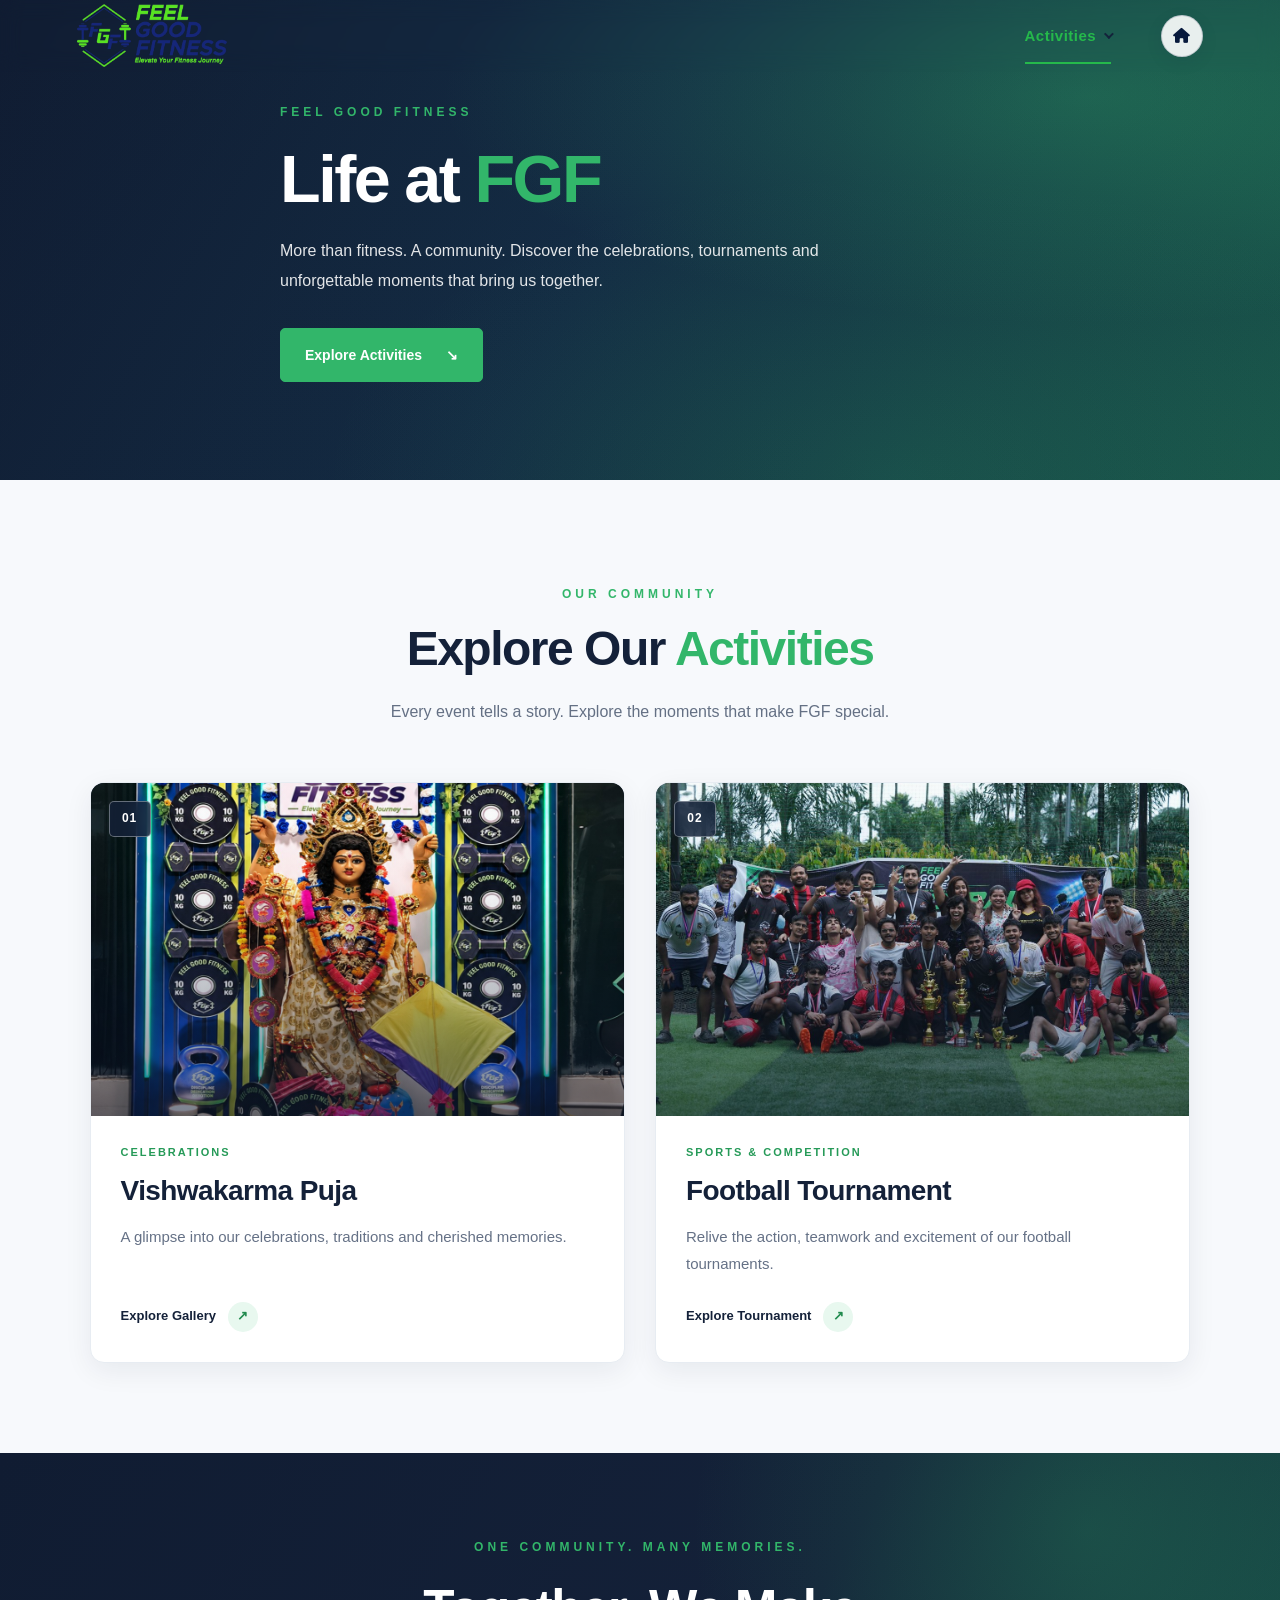
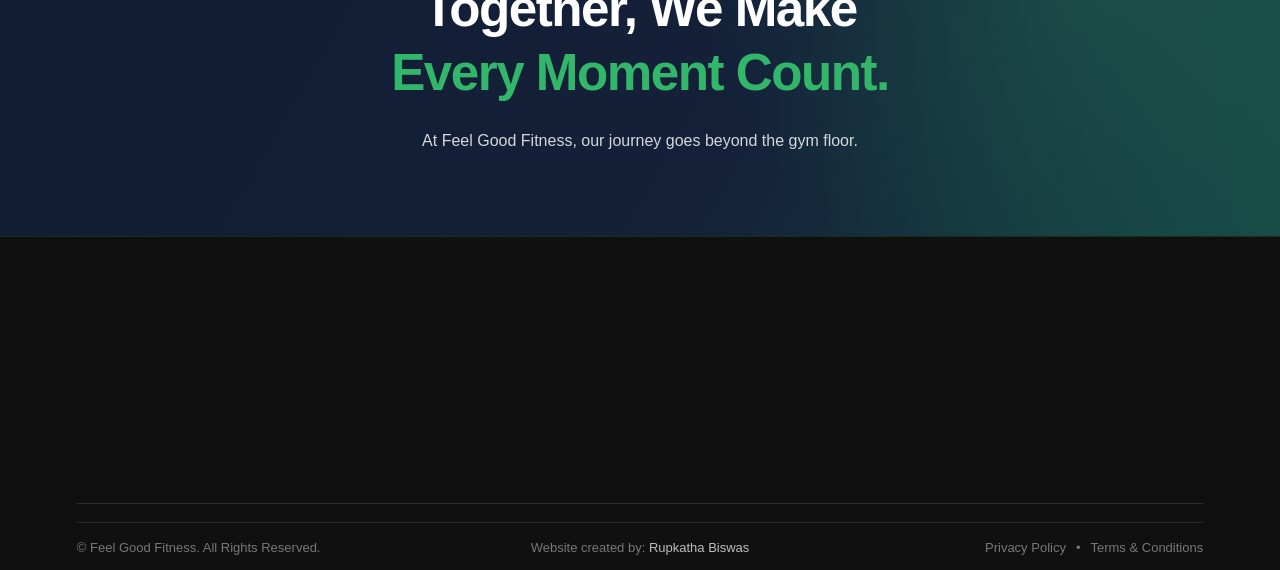
<file: activities.html>
<!DOCTYPE html>
<html lang="en">
<head>
    <meta charset="UTF-8">
    <meta name="viewport" content="width=device-width, initial-scale=1.0">

    <title>Activities | Feel Good Fitness</title>

    <meta name="description"
          content="Explore the celebrations, football tournaments and community activities of Feel Good Fitness.">

    <link rel="icon" type="image/png" href="images/favicon.png">

<link rel="stylesheet"
      href="https://cdnjs.cloudflare.com/ajax/libs/font-awesome/6.5.2/css/all.min.css">

<link rel="stylesheet" href="css/style.css">
</head>

<body>

   
<!-- SCROLL PROGRESS -->
<div id="scrollProgress"></div>

<!-- HEADER -->
<header class="site-header">

    <a href="index.html" class="logo">
        <img src="images/fgf-logo.jpg"
             alt="Feel Good Fitness Logo">
    </a>

    <button class="menu-toggle"
            id="menuToggle"
            aria-label="Open navigation menu"
            aria-expanded="false">
        <span></span>
        <span></span>
        <span></span>
    </button>

    <nav class="main-nav" id="mainNav">

        <div class="nav-dropdown">
            <a href="#"
               class="nav-dropdown-trigger">
                Activities
                <span class="dropdown-arrow"></span>
            </a>

            <div class="nav-dropdown-menu">
                <a href="football-tournament.html">
                    FGF Football Tournament
                </a>

                <a href="vishwakarma-puja.html">
                    Vishwakarma Puja
                </a>

                <div class="dropdown-divider"></div>

                <a href="activities.html"
                   class="view-all-activities active">
                    View All Activities
                    <span>→</span>
                </a>
            </div>
        </div>

        <a href="index.html"
           class="vishwakarma-home-link"
           aria-label="Back to Home"
           title="Back to Home">
            <i class="fa-solid fa-house"></i>
        </a>

    </nav>
</header>

    <main class="activities-page">

        <!-- HERO SECTION -->
        <section class="activities-hero">

            <div class="activities-hero-overlay"></div>

            <div class="activities-hero-content">
                <span class="activities-eyebrow">
                    FEEL GOOD FITNESS
                </span>

                <h1>
                    Life at <span>FGF</span>
                </h1>

                <p>
                    More than fitness. A community.
                    Discover the celebrations, tournaments and
                    unforgettable moments that bring us together.
                </p>

                <a href="#explore-activities"
                   class="activities-hero-btn">
                    Explore Activities
                    <span aria-hidden="true">↘</span>
                </a>
            </div>

        </section>


        <!-- ACTIVITIES SECTION -->
        <section class="activities-section"
                 id="explore-activities">

            <div class="activities-section-heading">
                <span class="activities-eyebrow">
                    OUR COMMUNITY
                </span>

                <h2>
                    Explore Our <span>Activities</span>
                </h2>

                <p>
                    Every event tells a story.
                    Explore the moments that make FGF special.
                </p>
            </div>


            <!-- ACTIVITY CARDS -->
            <div class="activities-grid">

                <!-- VISHWAKARMA PUJA -->
                <a href="vishwakarma-puja.html"
                   class="activities-card">

                    <div class="activities-card-image puja-card-image">
                        <span class="activities-card-number">01</span>
                    </div>

                    <div class="activities-card-content">
                        <span class="activities-card-category">
                            CELEBRATIONS
                        </span>

                        <h3>Vishwakarma Puja</h3>

                        <p>
                            A glimpse into our celebrations,
                            traditions and cherished memories.
                        </p>

                        <span class="activities-card-link">
                            Explore Gallery
                            <span aria-hidden="true">↗</span>
                        </span>
                    </div>

                </a>


                <!-- FOOTBALL TOURNAMENT -->
                <a href="football-tournament.html"
                   class="activities-card">

                    <div class="activities-card-image football-card-image">
                        <span class="activities-card-number">02</span>
                    </div>

                    <div class="activities-card-content">
                        <span class="activities-card-category">
                            SPORTS & COMPETITION
                        </span>

                        <h3>Football Tournament</h3>

                        <p>
                            Relive the action, teamwork and
                            excitement of our football tournaments.
                        </p>

                        <span class="activities-card-link">
                            Explore Tournament
                            <span aria-hidden="true">↗</span>
                        </span>
                    </div>

                </a>

            </div>

        </section>


        <!-- CLOSING SECTION -->
        <section class="activities-closing">

            <div class="activities-closing-content">
                <span class="activities-eyebrow">
                    ONE COMMUNITY. MANY MEMORIES.
                </span>

                <h2>
                    Together, We Make<br>
                    <span>Every Moment Count.</span>
                </h2>

                <p>
                    At Feel Good Fitness, our journey goes
                    beyond the gym floor.
                </p>
            </div>

        </section>

    </main>


    
<!-- FOOTER -->
<footer class="site-footer">

    <div class="footer-container">

        <div class="footer-brand">
            <img src="images/fgf-logo.jpg"
                 alt="Feel Good Fitness"
                 class="footer-logo">

            <p>
                Building strength, confidence and a healthier
                lifestyle through supportive training and a
                positive fitness environment.
            </p>

            <div class="footer-socials">
                <a href="#" aria-label="Instagram">
                    <i class="fa-brands fa-instagram"></i>
                </a>

                <a href="#" aria-label="Facebook">
                    <i class="fa-brands fa-facebook-f"></i>
                </a>
            </div>
        </div>

        <div class="footer-column">
            <h4>ACTIVITIES</h4>

            <a href="#explore-activities">Explore Activities</a>
            <a href="vishwakarma-puja.html">Vishwakarma Puja</a>
            <a href="football-tournament.html">FGF Football Tournament</a>
            <a href="index.html">Back to FGF Website</a>
        </div>

        <div class="footer-column">
            <h4>QUICK LINKS</h4>

            <a href="activities.html">View All Activities</a>
            <a href="privacy-policy.html">Privacy Policy</a>
            <a href="terms-conditions.html">Terms &amp; Conditions</a>
        </div>

        <div class="footer-column footer-contact">
            <h4>CONTACT</h4>

            <p>Feel Good Fitness</p>
            <p>West Bengal, India</p>

            <a href="tel:+919831720700">+91 98317 20700</a>

            <a href="mailto:feelgoodfitness.in@gmail.com">
                feelgoodfitness.in@gmail.com
            </a>
        </div>

    </div>

    <div class="footer-bottom">

        <div class="footer-copyright">
            © Feel Good Fitness. All Rights Reserved.
        </div>

        <div class="footer-credit">
            Website created by:
            <a href="https://www.linkedin.com/in/rupkatha-biswas-232098311/"
               target="_blank"
               rel="noopener noreferrer">
                Rupkatha Biswas
            </a>
        </div>

        <div class="footer-legal">
            <a href="privacy-policy.html">Privacy Policy</a>
            <span>•</span>
            <a href="terms-conditions.html">Terms &amp; Conditions</a>
        </div>

    </div>

</footer>
<script src="js/script.js"></script>

</body>
</html>
</file>
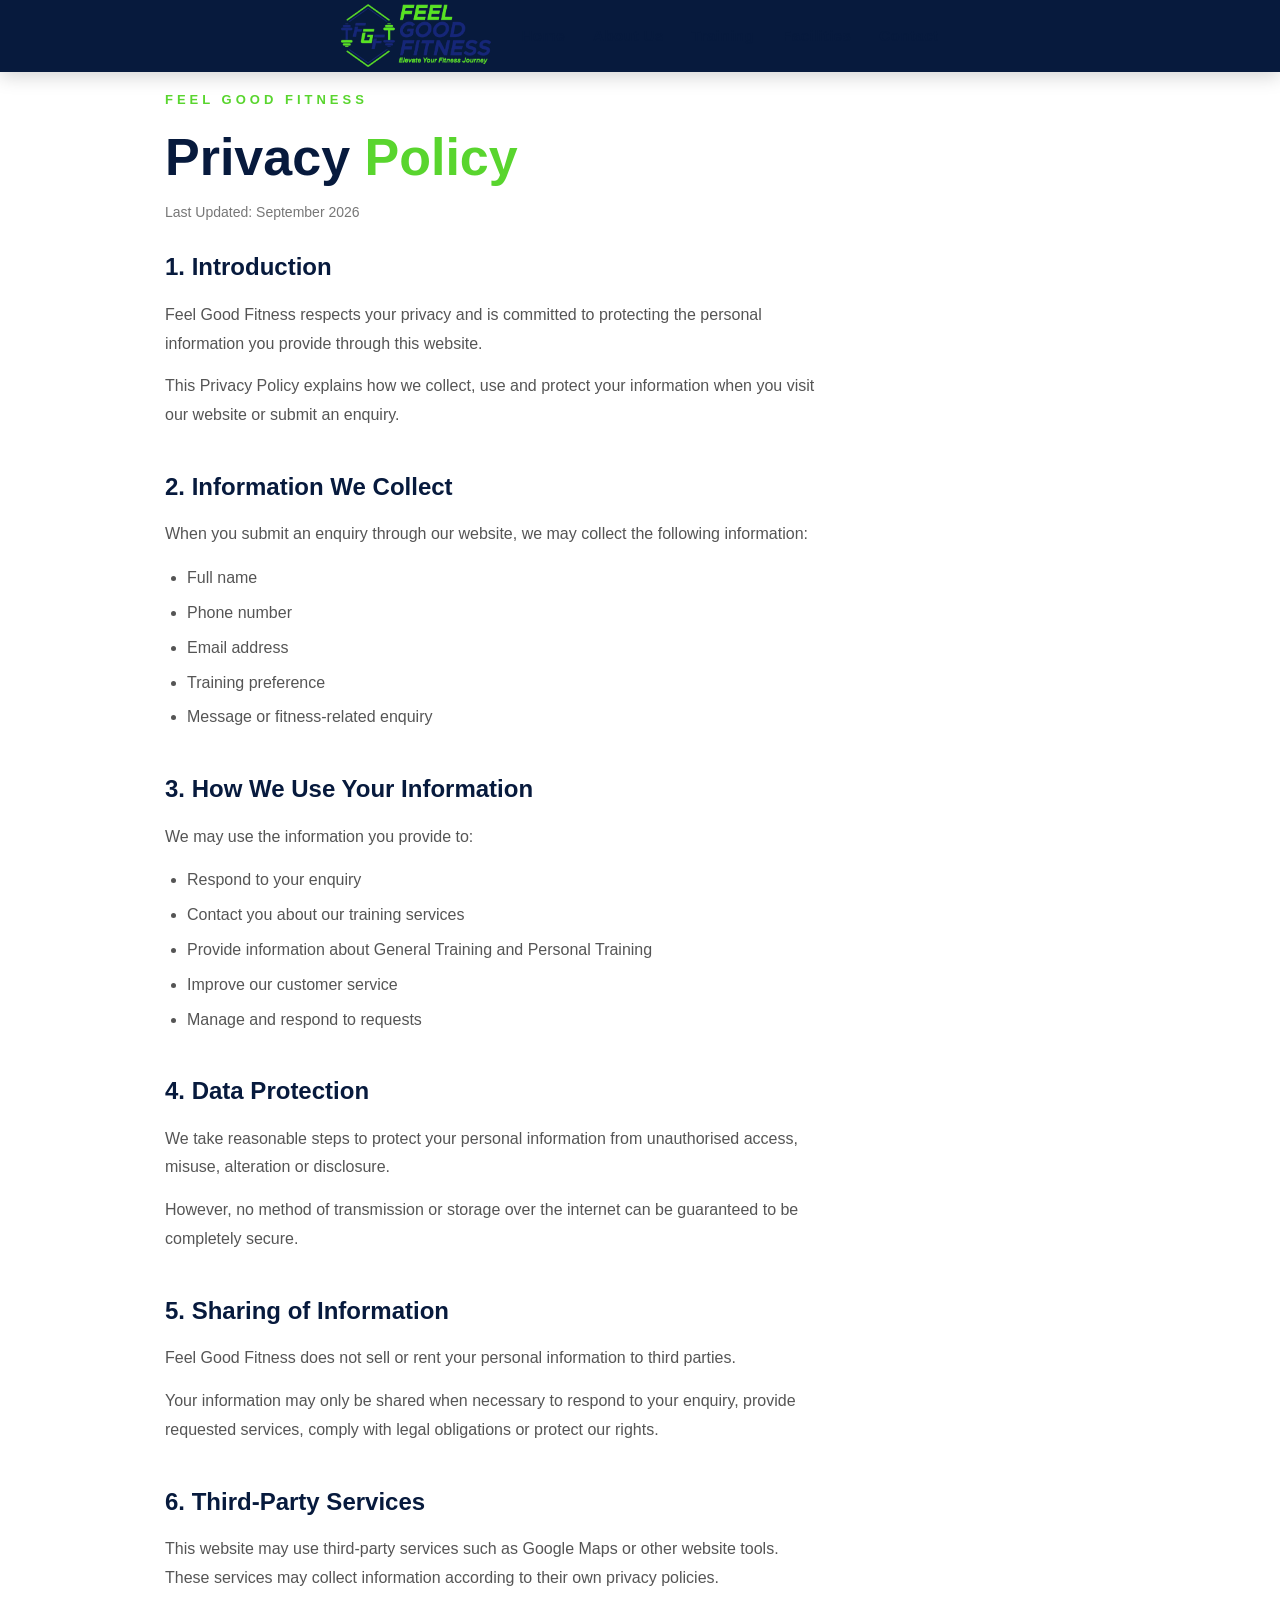
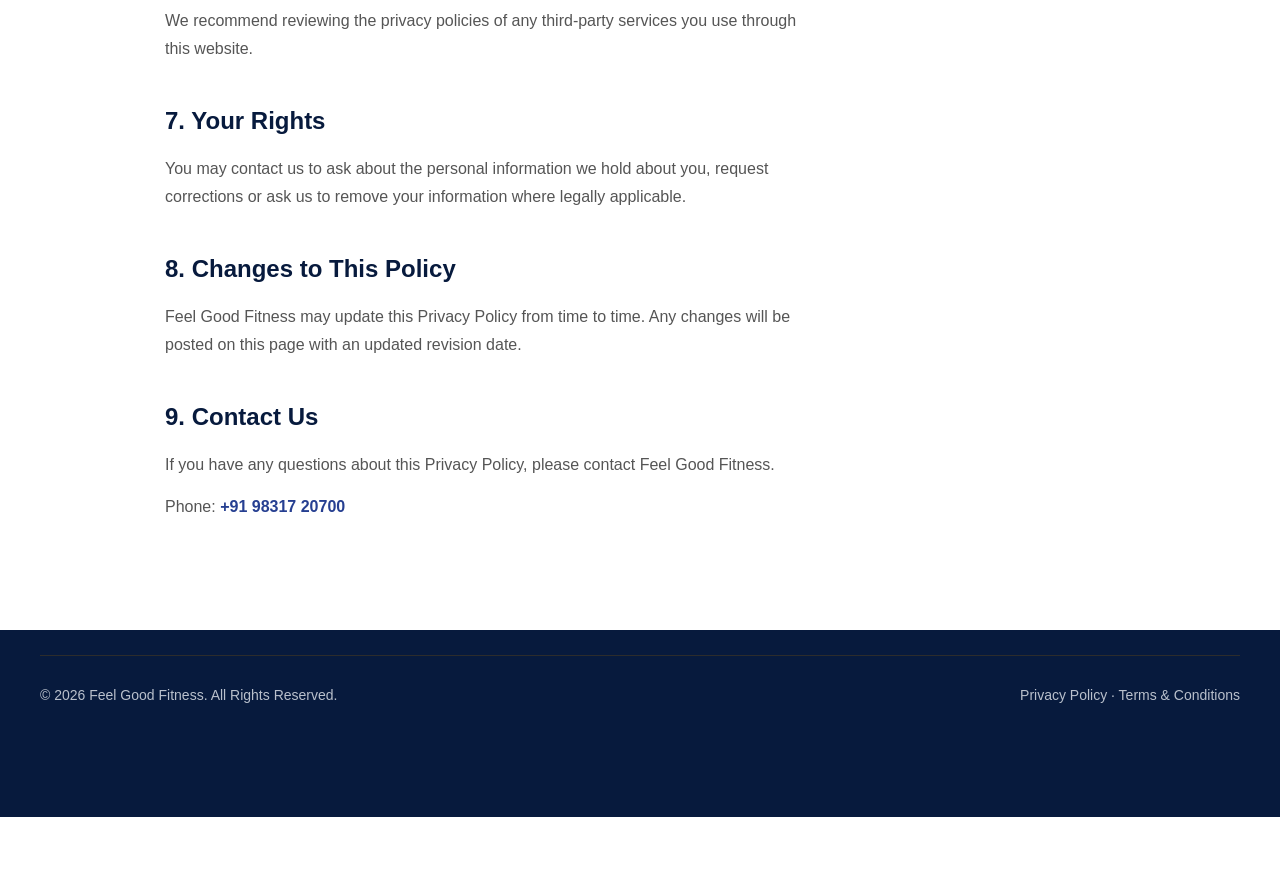
<file: privacy-policy.html>
<!DOCTYPE html>
<html lang="en">

<head>
    <meta charset="UTF-8">
    <meta name="viewport" content="width=device-width, initial-scale=1.0">

    <title>Privacy Policy | Feel Good Fitness</title>
    <link rel="icon" type="image/png" sizes="512x512" href="images/favicon.png">
<link rel="apple-touch-icon" href="images/favicon.png">
<link rel="shortcut icon" href="images/favicon.png">

    <link rel="stylesheet" href="css/style.css">
</head>

<body class="legal-page">

    <header class="site-header">

        <div class="header-container">

            <a href="index.html" class="logo-link">
                <img
                    src="images/fgf-logo.jpg"
                    alt="Feel Good Fitness Logo"
                    class="site-logo">
            </a>

            <nav class="main-nav">
                <a href="index.html">Home</a>
                <a href="index.html#about">About Us</a>
                <a href="index.html#training">Training</a>
                <a href="index.html#facilities">Facilities</a>
                <a href="index.html#contact">Contact</a>
            </nav>

        </div>

    </header>


    <main class="legal-page">

        <div class="legal-container">

            <p class="section-label">FEEL GOOD FITNESS</p>

            <h1>Privacy <span>Policy</span></h1>

            <p class="legal-updated">
                Last Updated: September 2026
            </p>


            <section class="legal-section">

                <h2>1. Introduction</h2>

                <p>
                    Feel Good Fitness respects your privacy and is committed
                    to protecting the personal information you provide through
                    this website.
                </p>

                <p>
                    This Privacy Policy explains how we collect, use and
                    protect your information when you visit our website or
                    submit an enquiry.
                </p>

            </section>


            <section class="legal-section">

                <h2>2. Information We Collect</h2>

                <p>
                    When you submit an enquiry through our website, we may
                    collect the following information:
                </p>

                <ul>
                    <li>Full name</li>
                    <li>Phone number</li>
                    <li>Email address</li>
                    <li>Training preference</li>
                    <li>Message or fitness-related enquiry</li>
                </ul>

            </section>


            <section class="legal-section">

                <h2>3. How We Use Your Information</h2>

                <p>
                    We may use the information you provide to:
                </p>

                <ul>
                    <li>Respond to your enquiry</li>
                    <li>Contact you about our training services</li>
                    <li>Provide information about General Training and Personal Training</li>
                    <li>Improve our customer service</li>
                    <li>Manage and respond to requests</li>
                </ul>

            </section>


            <section class="legal-section">

                <h2>4. Data Protection</h2>

                <p>
                    We take reasonable steps to protect your personal
                    information from unauthorised access, misuse, alteration
                    or disclosure.
                </p>

                <p>
                    However, no method of transmission or storage over the
                    internet can be guaranteed to be completely secure.
                </p>

            </section>


            <section class="legal-section">

                <h2>5. Sharing of Information</h2>

                <p>
                    Feel Good Fitness does not sell or rent your personal
                    information to third parties.
                </p>

                <p>
                    Your information may only be shared when necessary to
                    respond to your enquiry, provide requested services,
                    comply with legal obligations or protect our rights.
                </p>

            </section>


            <section class="legal-section">

                <h2>6. Third-Party Services</h2>

                <p>
                    This website may use third-party services such as Google
                    Maps or other website tools. These services may collect
                    information according to their own privacy policies.
                </p>

                <p>
                    We recommend reviewing the privacy policies of any
                    third-party services you use through this website.
                </p>

            </section>


            <section class="legal-section">

                <h2>7. Your Rights</h2>

                <p>
                    You may contact us to ask about the personal information
                    we hold about you, request corrections or ask us to
                    remove your information where legally applicable.
                </p>

            </section>


            <section class="legal-section">

                <h2>8. Changes to This Policy</h2>

                <p>
                    Feel Good Fitness may update this Privacy Policy from time
                    to time. Any changes will be posted on this page with an
                    updated revision date.
                </p>

            </section>


            <section class="legal-section">

                <h2>9. Contact Us</h2>

                <p>
                    If you have any questions about this Privacy Policy,
                    please contact Feel Good Fitness.
                </p>

                <p>
                    Phone:
                    <a href="tel:+919831720700">
                        +91 98317 20700
                    </a>
                </p>

            </section>

        </div>

    </main>


    <footer>

        <div class="footer-bottom">
            <p>© 2026 Feel Good Fitness. All Rights Reserved.</p>

            <p>
                <a href="privacy-policy.html">Privacy Policy</a>
                ·
                <a href="terms-and-conditions.html">
                    Terms &amp; Conditions
                </a>
            </p>
        </div>

    </footer>

</body>

</html>
</file>
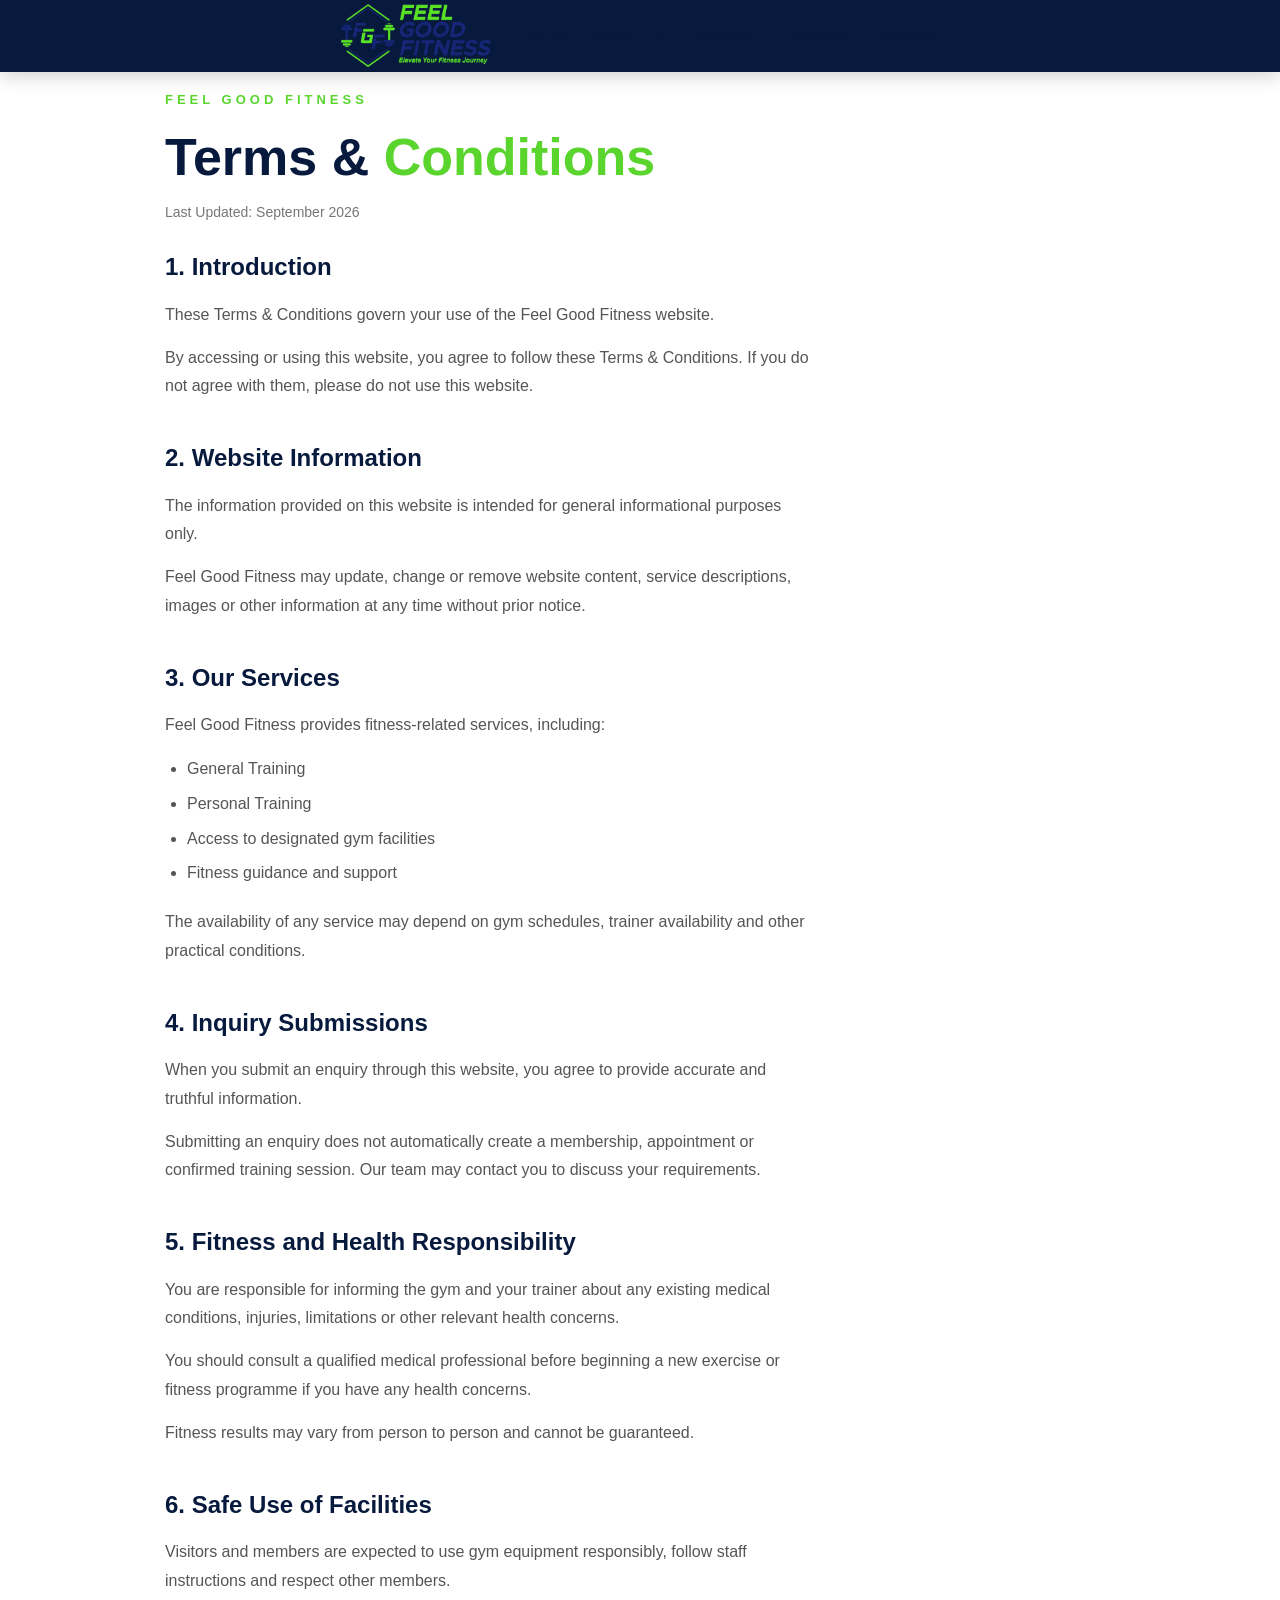
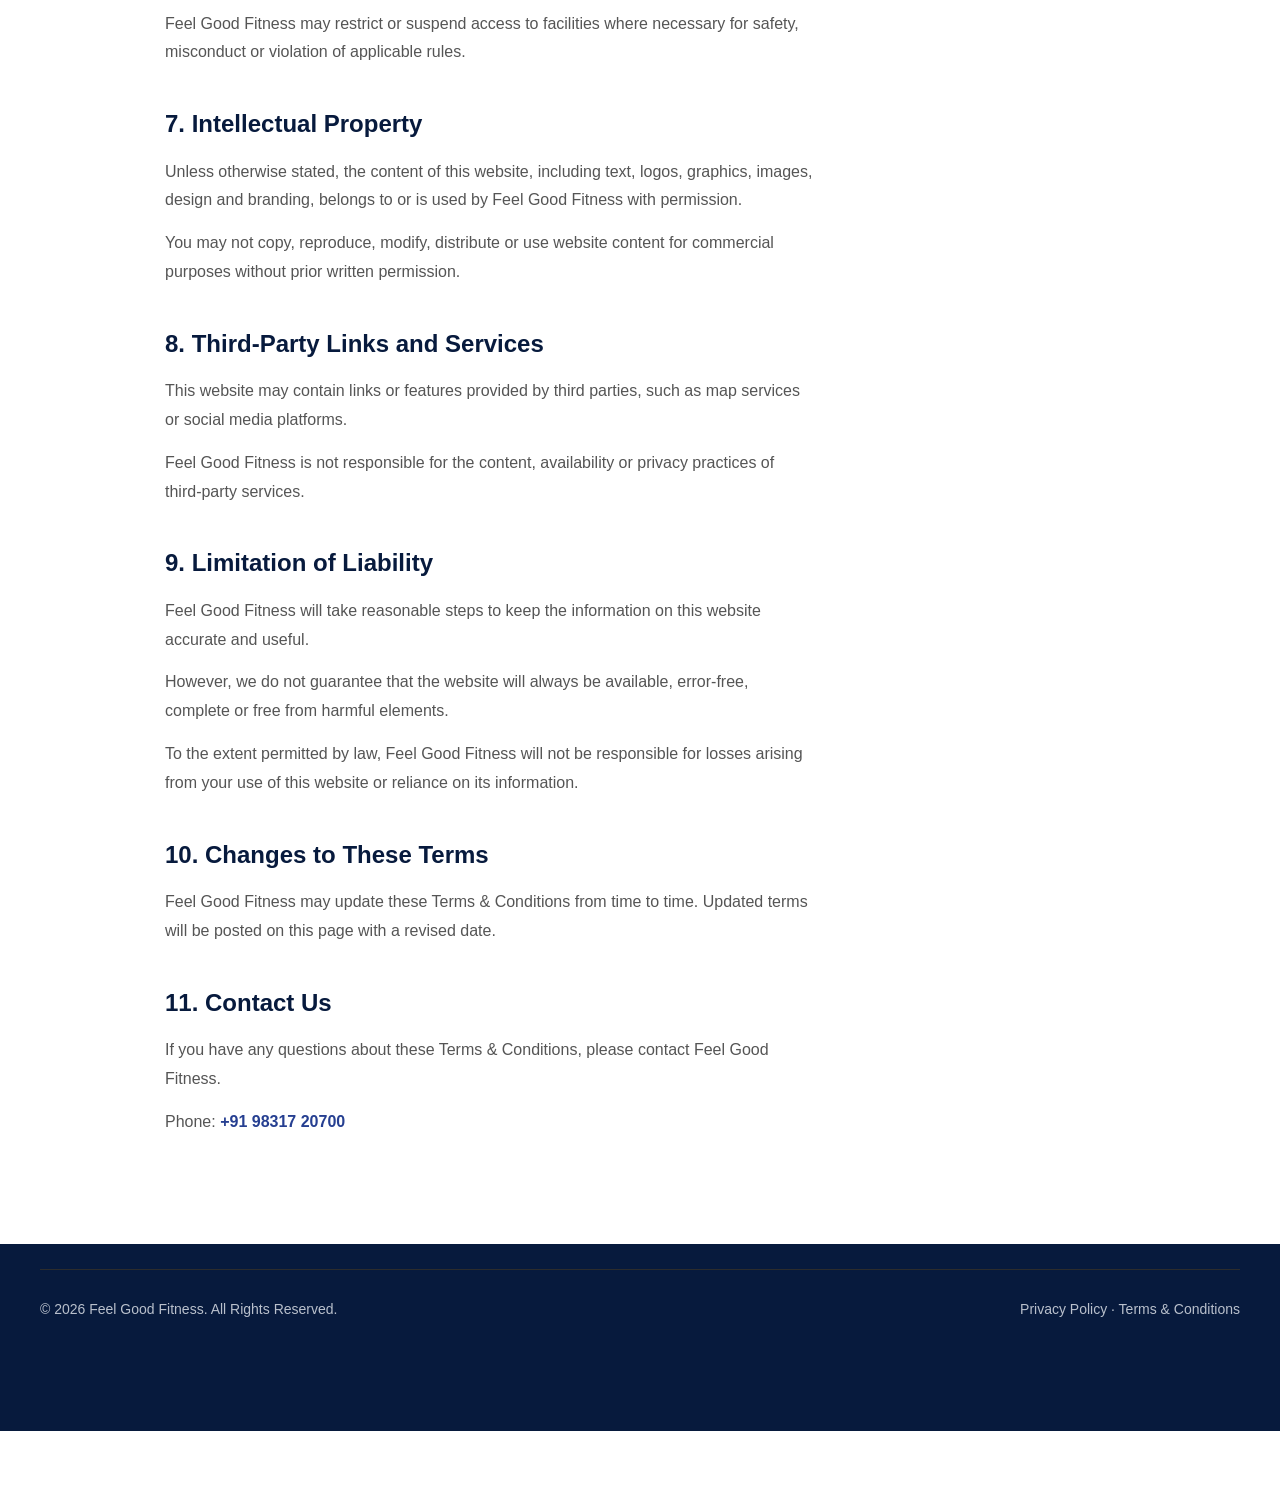
<file: terms-and-conditions.html>
<!DOCTYPE html>
<html lang="en">

<head>
    <meta charset="UTF-8">
    <meta name="viewport" content="width=device-width, initial-scale=1.0">

    <title>Terms & Conditions | Feel Good Fitness</title>
    <link rel="icon" type="image/png" sizes="512x512" href="images/favicon.png">
<link rel="apple-touch-icon" href="images/favicon.png">
<link rel="shortcut icon" href="images/favicon.png">

    <link rel="stylesheet" href="css/style.css">
</head>

<body class="legal-page">
    <header class="site-header">

        <div class="header-container">

            <a href="index.html" class="logo-link">
                <img
                    src="images/fgf-logo.jpg"
                    alt="Feel Good Fitness Logo"
                    class="site-logo">
            </a>

            <nav class="main-nav">
                <a href="index.html">Home</a>
                <a href="index.html#about">About Us</a>
                <a href="index.html#training">Training</a>
                <a href="index.html#facilities">Facilities</a>
                <a href="index.html#contact">Contact</a>
            </nav>

        </div>

    </header>


    <main class="legal-page">

        <div class="legal-container">

            <p class="section-label">FEEL GOOD FITNESS</p>

            <h1>Terms &amp; <span>Conditions</span></h1>

            <p class="legal-updated">
                Last Updated: September 2026
            </p>


            <section class="legal-section">

                <h2>1. Introduction</h2>

                <p>
                    These Terms &amp; Conditions govern your use of the
                    Feel Good Fitness website.
                </p>

                <p>
                    By accessing or using this website, you agree to follow
                    these Terms &amp; Conditions. If you do not agree with
                    them, please do not use this website.
                </p>

            </section>


            <section class="legal-section">

                <h2>2. Website Information</h2>

                <p>
                    The information provided on this website is intended for
                    general informational purposes only.
                </p>

                <p>
                    Feel Good Fitness may update, change or remove website
                    content, service descriptions, images or other information
                    at any time without prior notice.
                </p>

            </section>


            <section class="legal-section">

                <h2>3. Our Services</h2>

                <p>
                    Feel Good Fitness provides fitness-related services,
                    including:
                </p>

                <ul>
                    <li>General Training</li>
                    <li>Personal Training</li>
                    <li>Access to designated gym facilities</li>
                    <li>Fitness guidance and support</li>
                </ul>

                <p>
                    The availability of any service may depend on gym
                    schedules, trainer availability and other practical
                    conditions.
                </p>

            </section>


            <section class="legal-section">

                <h2>4. Inquiry Submissions</h2>

                <p>
                    When you submit an enquiry through this website, you agree
                    to provide accurate and truthful information.
                </p>

                <p>
                    Submitting an enquiry does not automatically create a
                    membership, appointment or confirmed training session.
                    Our team may contact you to discuss your requirements.
                </p>

            </section>


            <section class="legal-section">

                <h2>5. Fitness and Health Responsibility</h2>

                <p>
                    You are responsible for informing the gym and your trainer
                    about any existing medical conditions, injuries,
                    limitations or other relevant health concerns.
                </p>

                <p>
                    You should consult a qualified medical professional before
                    beginning a new exercise or fitness programme if you have
                    any health concerns.
                </p>

                <p>
                    Fitness results may vary from person to person and cannot
                    be guaranteed.
                </p>

            </section>


            <section class="legal-section">

                <h2>6. Safe Use of Facilities</h2>

                <p>
                    Visitors and members are expected to use gym equipment
                    responsibly, follow staff instructions and respect other
                    members.
                </p>

                <p>
                    Feel Good Fitness may restrict or suspend access to
                    facilities where necessary for safety, misconduct or
                    violation of applicable rules.
                </p>

            </section>


            <section class="legal-section">

                <h2>7. Intellectual Property</h2>

                <p>
                    Unless otherwise stated, the content of this website,
                    including text, logos, graphics, images, design and
                    branding, belongs to or is used by Feel Good Fitness
                    with permission.
                </p>

                <p>
                    You may not copy, reproduce, modify, distribute or use
                    website content for commercial purposes without prior
                    written permission.
                </p>

            </section>


            <section class="legal-section">

                <h2>8. Third-Party Links and Services</h2>

                <p>
                    This website may contain links or features provided by
                    third parties, such as map services or social media
                    platforms.
                </p>

                <p>
                    Feel Good Fitness is not responsible for the content,
                    availability or privacy practices of third-party services.
                </p>

            </section>


            <section class="legal-section">

                <h2>9. Limitation of Liability</h2>

                <p>
                    Feel Good Fitness will take reasonable steps to keep the
                    information on this website accurate and useful.
                </p>

                <p>
                    However, we do not guarantee that the website will always
                    be available, error-free, complete or free from harmful
                    elements.
                </p>

                <p>
                    To the extent permitted by law, Feel Good Fitness will not
                    be responsible for losses arising from your use of this
                    website or reliance on its information.
                </p>

            </section>


            <section class="legal-section">

                <h2>10. Changes to These Terms</h2>

                <p>
                    Feel Good Fitness may update these Terms &amp; Conditions
                    from time to time. Updated terms will be posted on this
                    page with a revised date.
                </p>

            </section>


            <section class="legal-section">

                <h2>11. Contact Us</h2>

                <p>
                    If you have any questions about these Terms &amp; Conditions,
                    please contact Feel Good Fitness.
                </p>

                <p>
                    Phone:
                    <a href="tel:+919831720700">
                        +91 98317 20700
                    </a>
                </p>

            </section>

        </div>

    </main>


    <footer>

        <div class="footer-bottom">
            <p>© 2026 Feel Good Fitness. All Rights Reserved.</p>

            <p>
                <a href="privacy-policy.html">
                    Privacy Policy
                </a>
                ·
                <a href="terms-and-conditions.html">
                    Terms &amp; Conditions
                </a>
            </p>
        </div>

    </footer>

</body>

</html>
</file>
<file: css/style.css>
/* ========================================
   FGF BRAND COLORS
======================================== */

:root {
    --fgf-navy: #071A3D;
    --fgf-blue: #263F91;
    --fgf-green: #59D52E;
    --fgf-white: #FFFFFF;
    --fgf-light: #DDE5E9;
}
/* ========================================
   BASIC WEBSITE SETTINGS
======================================== */

* {
    margin: 0;
    padding: 0;
    box-sizing: border-box;
}


body {
    font-family: Arial, sans-serif;

    background-color: var(--fgf-navy);

    color: var(--fgf-white);

    line-height: 1.6;
}


/* ========================================
   HEADER
======================================== */

/* ========================================
   NAVIGATION BAR
======================================== */

.site-header {
    position: fixed;
    top: 0;
    left: 0;
    width: 100%;
    height: 72px;
    padding: 8px 6%;
    display: flex;
    justify-content: space-between;
    align-items: center;
    background-color: #FFFFFF;
    z-index: 1000;
    box-shadow: 0 2px 15px rgba(0, 0, 0, 0.08);
}
/* LOGO */

.logo img {
    width: 150px;

    height: auto;

    display: block;
}


/* NAVIGATION */

.main-nav {
    display: flex;
    align-items: center;
    gap: 24px;
}

.main-nav a {
    color: var(--fgf-navy);
    text-decoration: none;

    font-size: 14px;

    font-weight: 600;

    letter-spacing: 0.5px;

    transition: 0.3s;
}


.main-nav a:hover {
    color: var(--fgf-green);
}

/* ========================================
   SECTIONS
======================================== */

section {
    min-height: 70vh;

    padding: 100px 8%;

    display: flex;
    flex-direction: column;
    justify-content: center;
}


/* ========================================
   HEADINGS
======================================== */

section h2 {
    font-size: 50px;
    margin-bottom: 20px;
}


section h3 {
    font-size: 28px;
    margin-top: 30px;
    margin-bottom: 10px;
}


section p {
    max-width: 650px;
    font-size: 18px;
}


/* ========================================
   BUTTONS
======================================== */

button {
    margin-top: 30px;

    padding: 15px 30px;

    width: fit-content;

    background-color: white;
    color: black;

    border: none;

    font-size: 16px;
    font-weight: bold;

    cursor: pointer;
}
/* ========================================
   HERO SECTION
======================================== */

.hero {
    min-height: 90vh;

    padding: 100px 8% 70px;

    display: flex;

    justify-content: center;

    align-items: center;

    background:
    linear-gradient(
        120deg,
        var(--fgf-navy) 0%,
        #0B2854 55%,
        #123B38 100%
    );
}


.hero-content {
    width: 100%;
    max-width: 1200px;
}


.hero-small-text {
   color: var(--fgf-green);

    font-size: 15px;

    font-weight: bold;

    letter-spacing: 4px;

    margin-bottom: 20px;
}


.hero h2 {
    font-size: clamp(55px, 8vw, 110px);

    line-height: 0.95;

    font-weight: 800;

    margin-bottom: 30px;
}


.hero h2 span {
    color: var(--fgf-green);
}


.hero-description {
    max-width: 600px;

    font-size: 19px;

    color: #d7e0e5;

    margin-bottom: 35px;
}


.hero-button {
    display: inline-block;

    padding: 16px 32px;

    background-color: var(--fgf-green);
color: var(--fgf-navy);

    text-decoration: none;

    font-size: 15px;

    font-weight: bold;

    letter-spacing: 1px;

    transition: 0.3s;
}


.hero-button:hover {
    transform: translateY(-4px);
}
/* ========================================
   ABOUT SECTION
======================================== */

.about-section {
    min-height: 100vh;

    padding: 120px 8%;

    display: grid;

    grid-template-columns: 1fr 1fr;

    gap: 80px;

    align-items: center;

    background-color: var(--fgf-navy);
}


/* IMAGE */

.about-image {
    width: 100%;

    height: 600px;

    overflow: hidden;

    border-radius: 4px;
}


.about-image img {
    width: 100%;

    height: 100%;

    object-fit: cover;

    display: block;
}


/* CONTENT */

.about-content {
    max-width: 600px;
}


.section-label {
    color: var(--fgf-green);

    font-size: 14px;

    font-weight: bold;

    letter-spacing: 4px;

    margin-bottom: 20px;
}


.about-content h2 {
    font-size: clamp(40px, 5vw, 70px);

    line-height: 1;

    margin-bottom: 30px;
}


.about-content h2 span {
    color: var(--fgf-green);

    display: block;
}


.about-content > p {
    color: var(--fgf-light);

    font-size: 17px;

    margin-bottom: 20px;

    max-width: 550px;
}


/* POINTS */

.about-points {
    margin-top: 35px;

    display: flex;

    flex-direction: column;

    gap: 15px;
}


.about-point {
    display: flex;

    align-items: center;

    gap: 15px;
}


.about-point span {
    color: var(--fgf-green);

    font-size: 22px;

    font-weight: bold;
}


.about-point p {
    color: white;

    font-size: 16px;
}
/* ========================================
   TRAINING SECTION
======================================== */

.training-section {
    padding: 120px 8%;
    background-color: #F4F7F8;
    color: var(--fgf-navy);
}


/* HEADING */

.training-heading {
    max-width: 850px;
    margin-bottom: 60px;
}

.training-heading .section-label {
    margin-bottom: 18px;
}

.training-heading h2 {
    font-size: clamp(42px, 5vw, 72px);
    line-height: 1;
    margin-bottom: 25px;
}

.training-heading h2 span {
    color: var(--fgf-green);
    display: block;
}

.training-intro {
    max-width: 650px;
    font-size: 18px;
    line-height: 1.7;
    color: #52606D;
}


/* TRAINING CARDS */

.training-grid {
    display: grid;
    grid-template-columns: 1fr 1fr;
    gap: 30px;
}


/* CARD */

.training-card {
    position: relative;
    min-height: 600px;
    overflow: hidden;
    background-color: var(--fgf-navy);
}


/* IMAGE */

.training-card img {
    position: absolute;
    inset: 0;

    width: 100%;
    height: 100%;

    object-fit: cover;

    transition: transform 0.6s ease;
}


/* DARK OVERLAY */

.training-card::after {
    content: "";

    position: absolute;
    inset: 0;

    background:
        linear-gradient(
            to top,
            rgba(7, 26, 61, 0.98) 0%,
            rgba(7, 26, 61, 0.65) 45%,
            rgba(7, 26, 61, 0.08) 100%
        );
}


/* HOVER IMAGE */

.training-card:hover img {
    transform: scale(1.06);
}


/* CONTENT */

.training-card-content {
    position: absolute;
    left: 40px;
    right: 40px;
    bottom: 40px;

    z-index: 2;
}


.card-number {
    color: var(--fgf-green);
    font-size: 14px;
    font-weight: bold;
    letter-spacing: 3px;
    margin-bottom: 12px;
}


.training-card-content h3 {
    color: white;
    font-size: 38px;
    line-height: 1;
    margin-bottom: 18px;
}


.training-card-content > p:not(.card-number) {
    color: #DDE5E9;
    font-size: 16px;
    line-height: 1.6;
    max-width: 480px;
    margin-bottom: 25px;
}


.training-card-content a {
    color: var(--fgf-green);
    text-decoration: none;
    font-size: 14px;
    font-weight: bold;
    letter-spacing: 1px;
}


.training-card-content a:hover {
    color: white;
}
/* ========================================
   PERSONAL TRAINING SECTION
======================================== */

.pt-section {
    min-height: 100vh;
    padding: 120px 8%;

    display: grid;
    grid-template-columns: 1fr 1fr;
    gap: 80px;

    align-items: center;

    background-color: var(--fgf-navy);
    color: white;
}


/* IMAGE */

.pt-image {
    width: 100%;
    height: 650px;
    overflow: hidden;
}

.pt-image img {
    width: 100%;
    height: 100%;
    object-fit: cover;

    display: block;

    transition: transform 0.6s ease;
}

.pt-image:hover img {
    transform: scale(1.05);
}


/* CONTENT */

.pt-content {
    max-width: 620px;
}

.pt-content h2 {
    font-size: clamp(45px, 5vw, 75px);
    line-height: 0.95;

    margin-bottom: 30px;
}

.pt-content h2 span {
    color: var(--fgf-green);
    display: block;
}


.pt-description {
    color: #DDE5E9;
    font-size: 18px;
    line-height: 1.7;

    max-width: 520px;

    margin-bottom: 45px;
}


/* FEATURES */

.pt-features {
    display: flex;
    flex-direction: column;
    gap: 25px;

    margin-bottom: 40px;
}


.pt-feature {
    display: flex;
    gap: 22px;

    padding-bottom: 22px;

    border-bottom: 1px solid rgba(255, 255, 255, 0.15);
}


.pt-feature > span {
    color: var(--fgf-green);

    font-size: 14px;
    font-weight: bold;

    letter-spacing: 2px;

    min-width: 30px;
}


.pt-feature h3 {
    color: white;

    font-size: 16px;
    letter-spacing: 1px;

    margin-bottom: 6px;
}


.pt-feature p {
    color: #AEBBC5;

    font-size: 14px;
    line-height: 1.6;

    margin: 0;
}


/* BUTTON */

.pt-button {
    display: inline-block;

    padding: 16px 30px;

    background-color: var(--fgf-green);

    color: var(--fgf-navy);

    text-decoration: none;

    font-size: 14px;
    font-weight: bold;

    letter-spacing: 1px;

    transition: 0.3s;
}


.pt-button:hover {
    transform: translateY(-4px);
    background-color: white;
}
/* ========================================
   FACILITIES SECTION
======================================== */

.facilities-section {
    padding: 120px 8%;

    background-color: #F4F7F8;
    color: var(--fgf-navy);
}


/* HEADING */

.facilities-heading {
    max-width: 750px;
    margin-bottom: 60px;
}

.facilities-heading h2 {
    font-size: clamp(45px, 5vw, 75px);
    line-height: 0.95;

    margin-bottom: 25px;
}

.facilities-heading h2 span {
    display: block;
    color: var(--fgf-green);
}

.facilities-heading > p:last-child {
    max-width: 560px;

    color: #52606D;

    font-size: 18px;
    line-height: 1.7;
}


/* SHOWCASE */

.facilities-showcase {
    display: grid;

    grid-template-columns: 1.35fr 1fr;

    gap: 25px;

    min-height: 650px;
}


/* FACILITY ITEM */

.facility-item {
    position: relative;

    overflow: hidden;

    background-color: var(--fgf-navy);
}


/* IMAGES */

.facility-item img {
    width: 100%;
    height: 100%;

    object-fit: cover;

    display: block;

    transition: transform 0.7s ease;
}


.facility-item:hover img {
    transform: scale(1.06);
}


/* OVERLAY */

.facility-item::after {
    content: "";

    position: absolute;

    inset: 0;

    background:
        linear-gradient(
            to top,
            rgba(7, 26, 61, 0.95),
            rgba(7, 26, 61, 0.05) 70%
        );
}


/* CONTENT */

.facility-overlay {
    position: absolute;

    left: 35px;
    bottom: 35px;

    z-index: 2;

    color: white;
}


.facility-overlay span {
    display: block;

    color: var(--fgf-green);

    font-size: 13px;
    font-weight: bold;

    letter-spacing: 3px;

    margin-bottom: 10px;
}


.facility-overlay h3 {
    font-size: clamp(38px, 4vw, 60px);

    line-height: 1;

    margin-bottom: 8px;
}


.facility-overlay p {
    color: #DDE5E9;

    font-size: 15px;

    margin: 0;
}


/* BOTTOM STATEMENT */

.facility-bottom-text {
    margin-top: 45px;

    padding-top: 25px;

    border-top: 1px solid #CDD5DA;
}


.facility-bottom-text p {
    color: #52606D;

    font-size: 14px;

    letter-spacing: 1.5px;

    margin: 0;
}


.facility-bottom-text strong {
    color: var(--fgf-navy);
}
/* ========================================
   CONTACT / INQUIRY SECTION
======================================== */


.contact-section {
    padding: 110px 8%;
    background: linear-gradient(
        180deg,
        #071A3D 0%,
        #0A2149 100%
    );
}

.contact-top {
    max-width: 1250px;
    margin: 0 auto 70px;
    display: grid;
    grid-template-columns: 0.9fr 1.1fr;
    gap: 65px;
    align-items: center;
}

.contact-content {
    min-width: 0;
}

.contact-content h2 {
    margin: 15px 0 25px;
    font-size: clamp(2.2rem, 4vw, 4rem);
    line-height: 1.05;
    color: #FFFFFF;
}

.contact-content h2 span {
    color: var(--fgf-green);
}

.contact-intro {
    max-width: 500px;
    margin-bottom: 35px;
    color: #C8D3E3;
    line-height: 1.8;
    font-size: 1rem;
}

.contact-info {
    display: flex;
    flex-direction: column;
    gap: 25px;
}

.contact-info-item {
    border-left: 3px solid var(--fgf-green);
    padding-left: 18px;
}

.contact-info-item span {
    display: block;
    margin-bottom: 7px;
    color: var(--fgf-green);
    font-size: 0.75rem;
    font-weight: 700;
    letter-spacing: 2px;
}

.contact-info-item p {
    margin: 0;
    color: #FFFFFF;
    font-size: 1rem;
}

.contact-info-item a {
    color: #FFFFFF;
    text-decoration: none;
    transition: color 0.3s ease;
}

.contact-info-item a:hover {
    color: var(--fgf-green);
}


/* =========================
   GOOGLE MAP
========================= */

.map-wrapper {
    width: 100%;
    min-height: 390px;
    overflow: hidden;
    border-radius: 24px;
    border: 1px solid rgba(89, 213, 46, 0.35);
    box-shadow: 0 20px 55px rgba(0, 0, 0, 0.25);
    background: #FFFFFF;
}

.map-wrapper iframe {
    display: block;
    width: 100%;
    min-height: 390px;
}


/* =========================
   INQUIRY BOX
========================= */

.inquiry-box {
    max-width: 1100px;
    margin: 0 auto;
    padding: 55px;
    border-radius: 28px;
    background: #FFFFFF;
    box-shadow: 0 25px 70px rgba(0, 0, 0, 0.25);
}

.inquiry-heading {
    text-align: center;
    margin-bottom: 40px;
}

.inquiry-heading h3 {
    margin: 12px 0 15px;
    color: var(--fgf-navy);
    font-size: clamp(1.8rem, 3vw, 3rem);
    line-height: 1.1;
}

.inquiry-heading h3 span {
    color: var(--fgf-blue);
}

.inquiry-heading p:last-child {
    margin: 0 auto;
    max-width: 550px;
    color: #667085;
    line-height: 1.7;
}

.inquiry-form {
    display: flex;
    flex-direction: column;
    gap: 24px;
}

.form-row {
    display: grid;
    grid-template-columns: 1fr 1fr;
    gap: 25px;
}

.form-group {
    display: flex;
    flex-direction: column;
    gap: 9px;
}

.form-group label {
    color: var(--fgf-navy);
    font-size: 0.75rem;
    font-weight: 800;
    letter-spacing: 1.2px;
}

.form-group input,
.form-group select,
.form-group textarea {
    width: 100%;
    box-sizing: border-box;
    padding: 16px 17px;
    border: 1px solid #D8DEE8;
    border-radius: 12px;
    background: #F8FAFC;
    color: var(--fgf-navy);
    font-family: inherit;
    font-size: 0.95rem;
    outline: none;
    transition:
        border-color 0.3s ease,
        box-shadow 0.3s ease,
        background 0.3s ease;
}

.form-group textarea {
    resize: vertical;
    min-height: 130px;
}

.form-group input:focus,
.form-group select:focus,
.form-group textarea:focus {
    border-color: var(--fgf-green);
    background: #FFFFFF;
    box-shadow: 0 0 0 4px rgba(89, 213, 46, 0.13);
}

.form-button {
    align-self: flex-start;
    padding: 17px 30px;
    border: none;
    border-radius: 999px;
    background: var(--fgf-green);
    color: var(--fgf-navy);
    font-family: inherit;
    font-size: 0.85rem;
    font-weight: 800;
    letter-spacing: 1px;
    cursor: pointer;
    transition:
        transform 0.3s ease,
        background 0.3s ease,
        box-shadow 0.3s ease;
}

.form-button span {
    margin-left: 10px;
    font-size: 1.1rem;
}

.form-button:hover {
    background: #FFFFFF;
    transform: translateY(-3px);
    box-shadow: 0 10px 25px rgba(89, 213, 46, 0.25);
}

.form-note {
    margin: 0;
    color: #7B8798;
    font-size: 0.85rem;
}


/* =========================
   CONTACT MOBILE DESIGN
========================= */

@media (max-width: 900px) {

    .contact-section {
        padding: 80px 6%;
    }

    .contact-top {
        grid-template-columns: 1fr;
        gap: 45px;
    }

    .contact-intro {
        max-width: 100%;
    }

    .map-wrapper,
    .map-wrapper iframe {
        min-height: 330px;
    }

    .inquiry-box {
        padding: 35px 25px;
        border-radius: 22px;
    }

}

@media (max-width: 600px) {

    .form-row {
        grid-template-columns: 1fr;
        gap: 24px;
    }

    .inquiry-box {
        padding: 30px 20px;
    }

    .form-button {
        width: 100%;
    }

    .map-wrapper,
    .map-wrapper iframe {
        min-height: 280px;
    }

}
.form-success {
    display: none;
    margin-top: 22px;
    padding: 16px 20px;
    border-radius: 12px;
    background-color: #E9FBE3;
    color: #1D6B16;
    font-size: 14px;
    font-weight: 600;
    text-align: center;
}

/* LEGAL PAGES */

.legal-page {
    background-color: var(--fgf-white);
    padding: 150px 20px 90px;
    min-height: 80vh;
}

.legal-container {
    max-width: 950px;
    margin: 0 auto;
}

.legal-container h1 {
    color: var(--fgf-navy);
    font-size: 52px;
    line-height: 1.1;
    margin: 15px 0;
}

.legal-container h1 span {
    color: var(--fgf-green);
}

.legal-updated {
    color: #777777;
    font-size: 14px;
    margin-bottom: 55px;
}

.legal-section {
    margin-bottom: 38px;
}

.legal-section h2 {
    color: var(--fgf-navy);
    font-size: 24px;
    margin-bottom: 14px;
}

.legal-section p {
    color: #555555;
    font-size: 16px;
    line-height: 1.8;
    margin-bottom: 14px;
}

.legal-section ul {
    margin: 15px 0 20px 22px;
}

.legal-section li {
    color: #555555;
    font-size: 16px;
    line-height: 1.8;
    margin-bottom: 6px;
}

.legal-section a {
    color: var(--fgf-blue);
    font-weight: 600;
    text-decoration: none;
}

.legal-section a:hover {
    color: var(--fgf-green);
}


/* LEGAL PAGE FOOTER */

.legal-page + footer {
    background-color: #071A3D;
    padding: 25px 20px;
}

.legal-page + footer .footer-bottom {
    max-width: 1200px;
    margin: 0 auto;
    display: flex;
    justify-content: space-between;
    align-items: center;
    gap: 20px;
    flex-wrap: wrap;
}

.legal-page + footer p {
    color: #B9C0CC;
    font-size: 14px;
    margin: 0;
}

.legal-page + footer a {
    color: #B9C0CC;
    text-decoration: none;
}

.legal-page + footer a:hover {
    color: var(--fgf-green);
}


/* MOBILE LEGAL PAGES */

@media (max-width: 700px) {

    .legal-page {
        padding: 125px 20px 60px;
    }

    .legal-container h1 {
        font-size: 38px;
    }

    .legal-section h2 {
        font-size: 21px;
    }

    .legal-section p,
    .legal-section li {
        font-size: 15px;
    }

    .legal-page + footer .footer-bottom {
        flex-direction: column;
        align-items: flex-start;
    }

}
/* HEADER FIX FOR ALL PAGES */

.site-header {
    background-color: #FFFFFF;
    width: 100%;
    position: relative;
    z-index: 10;
}

.header-container {
    max-width: 1200px;
    min-height: 90px;
    margin: 0 auto;
    padding: 15px 25px;

    display: flex;
    align-items: center;
    justify-content: space-between;
    gap: 30px;
}

.logo-link {
    display: flex;
    align-items: center;
    flex-shrink: 0;
}

.site-logo {
    display: block;
    width: 150px !important;
    height: auto !important;
    max-width: 150px !important;
    max-height: 75px;
    object-fit: contain;
}

.main-nav {
    display: flex;
    align-items: center;
    justify-content: flex-end;
    gap: 28px;
    flex-wrap: wrap;
}

.main-nav a {
    color: var(--fgf-navy);
    text-decoration: none;
    font-size: 15px;
    font-weight: 600;
}

.main-nav a:hover {
    color: var(--fgf-green);
}


/* MOBILE HEADER */

@media (max-width: 800px) {

    .header-container {
        flex-direction: column;
        padding: 15px 20px;
        gap: 15px;
    }

    .main-nav {
        justify-content: center;
        gap: 15px;
    }

    .main-nav a {
        font-size: 13px;
    }

    .site-logo {
        width: 130px !important;
        max-width: 130px !important;
    }

}
/* FINAL FIX FOR LEGAL PAGE SECTIONS */

.legal-page {
    padding-top: 45px !important;
    padding-bottom: 70px !important;
    min-height: auto !important;
}

.legal-page .legal-section {
    min-height: auto !important;
    height: auto !important;
    padding: 0 !important;
    margin: 0 0 38px 0 !important;

    display: block !important;
}

.legal-page .legal-section h2 {
    margin-top: 0 !important;
    margin-bottom: 14px !important;
}

.legal-page .legal-updated {
    margin-bottom: 25px !important;
}
/* ========================================
   MAIN FOOTER
======================================== */

.main-footer {
    background-color: #101010;
    color: #FFFFFF;
    padding: 75px 8% 25px;
}

.footer-container {
    max-width: 1250px;
    margin: 0 auto;

    display: grid;
    grid-template-columns: 1.4fr 1fr 1fr 1fr;
    gap: 55px;

    padding-bottom: 55px;
    border-bottom: 1px solid rgba(255, 255, 255, 0.12);
}


/* FOOTER COLUMNS */

.footer-column {
    display: flex;
    flex-direction: column;
    align-items: flex-start;
}

.footer-column h3 {
    color: var(--fgf-green);
    font-size: 13px;
    font-weight: 800;
    letter-spacing: 4px;
    margin: 0 0 28px;
}

.footer-column a,
.footer-column p {
    color: #A9A9A9;
    font-size: 15px;
    line-height: 1.8;
    text-decoration: none;
    margin: 0 0 14px;
    transition: color 0.3s ease;
}

.footer-column a:hover {
    color: var(--fgf-green);
}


/* BRAND */

.footer-brand {
    max-width: 300px;
}

.footer-logo {
    width: 145px;
    height: auto;
    max-height: 85px;
    object-fit: contain;
    margin-bottom: 22px;
}

.footer-brand p {
    color: #A9A9A9;
    line-height: 1.8;
    margin-bottom: 25px;
}


/* SOCIAL BUTTONS */

.footer-socials {
    display: flex;
    gap: 12px;
}

.footer-socials a {
    width: 48px;
    height: 48px;

    display: flex;
    align-items: center;
    justify-content: center;

    border: 1px solid rgba(255, 255, 255, 0.2);
    border-radius: 50%;

    color: #FFFFFF;
    font-size: 13px;
    font-weight: 700;
    text-transform: lowercase;

    margin: 0;
}

.footer-socials a:hover {
    background-color: var(--fgf-green);
    border-color: var(--fgf-green);
    color: var(--fgf-navy);
}


/* FOOTER BOTTOM */

.main-footer .footer-bottom {
    max-width: 1250px;
    margin: 0 auto;
    padding-top: 25px;

    display: flex;
    align-items: center;
    justify-content: space-between;
    gap: 20px;
    flex-wrap: wrap;
}

.main-footer .footer-bottom p {
    color: #777777;
    font-size: 13px;
    margin: 0;
}

.footer-legal {
    display: flex;
    align-items: center;
    gap: 10px;
}

.footer-legal a,
.footer-legal span {
    color: #777777;
    font-size: 13px;
    text-decoration: none;
}

.footer-legal a:hover {
    color: var(--fgf-green);
}


/* FOOTER MOBILE */

@media (max-width: 900px) {

    .main-footer {
        padding: 60px 6% 25px;
    }

    .footer-container {
        grid-template-columns: 1fr 1fr;
        gap: 45px 30px;
    }

    .footer-brand {
        max-width: 100%;
    }

}

@media (max-width: 600px) {

    .footer-container {
        grid-template-columns: 1fr;
        gap: 35px;
        padding-bottom: 35px;
    }

    .main-footer .footer-bottom {
        flex-direction: column;
        align-items: flex-start;
    }

    .footer-legal {
        flex-wrap: wrap;
    }

}
/* SOCIAL MEDIA ICONS */

.footer-socials a {
    width: 48px;
    height: 48px;

    display: flex;
    align-items: center;
    justify-content: center;

    border: 1px solid rgba(255, 255, 255, 0.2);
    border-radius: 50%;

    color: #FFFFFF;
    margin: 0;

    transition:
        background-color 0.3s ease,
        border-color 0.3s ease,
        transform 0.3s ease;
}

.footer-socials a svg {
    width: 21px;
    height: 21px;

    fill: none;
    stroke: currentColor;
    stroke-width: 1.8;
    stroke-linecap: round;
    stroke-linejoin: round;
}

.footer-socials a:nth-child(2) svg {
    fill: currentColor;
    stroke: none;
}

.footer-socials a:hover {
    background-color: var(--fgf-green);
    border-color: var(--fgf-green);
    color: var(--fgf-navy);
    transform: translateY(-3px);
}
/* ========================================
   HERO SECTION
======================================== */

.hero {
    min-height: 650px;
    padding: 140px 8% 100px;
    display: flex;
    align-items: center;
    justify-content: flex-start;
    background:
        linear-gradient(
            90deg,
            rgba(5, 18, 35, 0.96),
            rgba(5, 18, 35, 0.72),
            rgba(5, 18, 35, 0.35)
        ),
        url("../images/gym-hero.jpg");

    background-size: cover;
    background-position: center;
    background-repeat: no-repeat;
    color: #FFFFFF;
}

.hero-content {
    max-width: 720px;
}

.hero-small-title {
    color: var(--fgf-green);
    font-size: 14px;
    font-weight: 800;
    letter-spacing: 5px;
    margin-bottom: 22px;
}

.hero h1 {
    font-size: clamp(38px, 5vw, 72px);
    line-height: 1.08;
    font-weight: 900;
    margin: 0 0 25px;
    letter-spacing: -1px;
}

.hero h1 span {
    color: var(--fgf-green);
}

.hero-description {
    max-width: 560px;
    color: #D5DCE4;
    font-size: 17px;
    line-height: 1.8;
    margin-bottom: 35px;
}

.hero-button {
    display: inline-block;
    padding: 16px 30px;
    background-color: var(--fgf-green);
    color: var(--fgf-navy);
    font-size: 13px;
    font-weight: 800;
    letter-spacing: 1px;
    text-decoration: none;
    transition: all 0.3s ease;
}

.hero-button:hover {
    background-color: #FFFFFF;
    color: var(--fgf-navy);
    transform: translateY(-3px);
}

/* MOBILE HERO */

@media (max-width: 600px) {

    .hero {
        min-height: 600px;
        padding: 120px 7% 80px;
        background-position: center;
    }

    .hero-small-title {
        font-size: 11px;
        letter-spacing: 3px;
    }

    .hero h1 {
        font-size: 40px;
    }

    .hero-description {
        font-size: 15px;
    }

    .hero-button {
        padding: 14px 22px;
    }

}
/* ========================================
   ABOUT SECTION
======================================== */

.about-section {
    display: grid;
    grid-template-columns: 1fr 1fr;
    align-items: center;
    gap: 75px;
    background-color: #F5F7F8;
}

.about-image {
    width: 100%;
    height: 500px;
    overflow: hidden;
}

.about-image img {
    width: 100%;
    height: 100%;
    object-fit: cover;
    display: block;
    transition: transform 0.5s ease;
}

.about-image:hover img {
    transform: scale(1.05);
}

.about-content {
    max-width: 560px;
}

.section-label {
    color: var(--fgf-green);
    font-size: 13px;
    font-weight: 800;
    letter-spacing: 4px;
    margin-bottom: 18px;
}

.about-content h2 {
    color: var(--fgf-navy);
    font-size: clamp(32px, 4vw, 52px);
    line-height: 1.1;
    font-weight: 900;
    margin: 0 0 28px;
}

.about-content h2 span {
    display: block;
    color: var(--fgf-green);
}

.about-content > p {
    color: #666666;
    font-size: 16px;
    line-height: 1.9;
    margin-bottom: 18px;
}

.about-points {
    display: flex;
    flex-direction: column;
    gap: 16px;
    margin-top: 28px;
}

.about-point {
    display: flex;
    align-items: center;
    gap: 14px;
}

.about-point span {
    width: 28px;
    height: 28px;
    display: flex;
    align-items: center;
    justify-content: center;
    flex-shrink: 0;
    border-radius: 50%;
    background-color: var(--fgf-green);
    color: var(--fgf-navy);
    font-size: 16px;
    font-weight: 900;
}

.about-point p {
    color: var(--fgf-navy);
    font-size: 15px;
    font-weight: 700;
    margin: 0;
}

/* TABLET */

@media (max-width: 900px) {

    .about-section {
        grid-template-columns: 1fr;
        gap: 45px;
    }

    .about-image {
        height: 420px;
    }

    .about-content {
        max-width: 100%;
    }

}

/* MOBILE */

@media (max-width: 600px) {

    .about-section {
        padding: 70px 7%;
    }

    .about-image {
        height: 300px;
    }

    .about-content h2 {
        font-size: 36px;
    }

}
/* ========================================
   TRAINING SECTION
======================================== */

.training-section {
    background-color: #FFFFFF;
}

.training-heading {
    max-width: 700px;
    margin: 0 auto 55px;
    text-align: center;
}

.training-heading .section-label {
    margin-bottom: 18px;
}

.training-heading h2 {
    color: var(--fgf-navy);
    font-size: clamp(32px, 4vw, 52px);
    line-height: 1.1;
    font-weight: 900;
    margin: 0 0 25px;
}

.training-heading h2 span {
    display: block;
    color: var(--fgf-green);
}

.training-intro {
    color: #666666;
    font-size: 16px;
    line-height: 1.8;
    margin: 0 auto;
    max-width: 600px;
}

.training-grid {
    max-width: 1200px;
    margin: 0 auto;
    display: grid;
    grid-template-columns: repeat(2, 1fr);
    gap: 30px;
}

.training-card {
    position: relative;
    overflow: hidden;
    background-color: var(--fgf-navy);
    min-height: 520px;
}

.training-card > img {
    width: 100%;
    height: 270px;
    display: block;
    object-fit: cover;
    transition: transform 0.5s ease;
}

.training-card:hover > img {
    transform: scale(1.06);
}

.training-card-content {
    padding: 35px;
    color: #FFFFFF;
}

.card-number {
    color: var(--fgf-green);
    font-size: 14px;
    font-weight: 800;
    letter-spacing: 3px;
    margin: 0 0 18px;
}

.training-card h3 {
    color: #FFFFFF;
    font-size: 26px;
    line-height: 1.2;
    font-weight: 900;
    margin: 0 0 18px;
}

.training-card-content > p:not(.card-number) {
    color: #D3DCE5;
    font-size: 15px;
    line-height: 1.8;
    margin-bottom: 25px;
}

.training-card a {
    display: inline-block;
    color: var(--fgf-green);
    font-size: 13px;
    font-weight: 800;
    letter-spacing: 1px;
    text-decoration: none;
    transition: color 0.3s ease;
}

.training-card a:hover {
    color: #FFFFFF;
}

/* TABLET */

@media (max-width: 900px) {

    .training-grid {
        gap: 22px;
    }

    .training-card-content {
        padding: 28px;
    }

}

/* MOBILE */

@media (max-width: 600px) {

    .training-section {
        padding: 70px 7%;
    }

    .training-grid {
        grid-template-columns: 1fr;
    }

    .training-card {
        min-height: auto;
    }

    .training-card > img {
        height: 230px;
    }

    .training-card h3 {
        font-size: 23px;
    }

}
/* ========================================
   TRAINING CARD VISIBILITY FIX
======================================== */

.training-section {
    display: block !important;
    min-height: auto !important;
    background-color: #FFFFFF;
}

.training-heading {
    display: block !important;
    visibility: visible !important;
    opacity: 1 !important;
}

.training-grid {
    display: grid !important;
    grid-template-columns: repeat(2, minmax(0, 1fr)) !important;
    gap: 30px !important;
    width: 100% !important;
    max-width: 1200px !important;
    margin: 0 auto !important;
    visibility: visible !important;
    opacity: 1 !important;
}

.training-card {
    display: block !important;
    position: relative !important;
    min-height: 520px !important;
    background-color: #071A35 !important;
    overflow: hidden !important;
    visibility: visible !important;
    opacity: 1 !important;
}

.training-card img {
    display: block !important;
    width: 100% !important;
    height: 270px !important;
    object-fit: cover !important;
    visibility: visible !important;
    opacity: 1 !important;
}

.training-card-content {
    display: block !important;
    padding: 35px !important;
    color: #FFFFFF !important;
    visibility: visible !important;
    opacity: 1 !important;
}

.training-card h3 {
    color: #FFFFFF !important;
}

.training-card-content p {
    color: #D3DCE5 !important;
}

.training-card a {
    color: var(--fgf-green) !important;
}

/* MOBILE */

@media (max-width: 600px) {

    .training-grid {
        grid-template-columns: 1fr !important;
    }

    .training-card {
        min-height: auto !important;
    }

    .training-card img {
        height: 230px !important;
    }

}
/* ========================================
   PERSONAL TRAINING SECTION
======================================== */

.pt-section {
    display: grid !important;
    grid-template-columns: 1fr 1fr !important;
    align-items: center;
    gap: 75px;
    background-color: #F5F7F8;
    min-height: auto !important;
}

.pt-image {
    width: 100%;
    height: 560px;
    overflow: hidden;
}

.pt-image img {
    display: block;
    width: 100%;
    height: 100%;
    object-fit: cover;
    transition: transform 0.5s ease;
}

.pt-image:hover img {
    transform: scale(1.05);
}

.pt-content {
    max-width: 560px;
}

.pt-content .section-label {
    margin-bottom: 18px;
}

.pt-content h2 {
    color: var(--fgf-navy);
    font-size: clamp(34px, 4vw, 54px);
    line-height: 1.1;
    font-weight: 900;
    margin: 0 0 25px;
}

.pt-content h2 span {
    display: block;
    color: var(--fgf-green);
}

.pt-description {
    color: #666666;
    font-size: 16px;
    line-height: 1.8;
    margin-bottom: 35px;
}

.pt-features {
    display: flex;
    flex-direction: column;
    gap: 25px;
    margin-bottom: 35px;
}

.pt-feature {
    display: flex;
    align-items: flex-start;
    gap: 18px;
}

.pt-feature > span {
    color: var(--fgf-green);
    font-size: 14px;
    font-weight: 900;
    letter-spacing: 2px;
    padding-top: 3px;
}

.pt-feature h3 {
    color: var(--fgf-navy);
    font-size: 15px;
    font-weight: 900;
    letter-spacing: 1px;
    margin: 0 0 8px;
}

.pt-feature p {
    color: #666666;
    font-size: 14px;
    line-height: 1.7;
    margin: 0;
}

.pt-button {
    display: inline-block;
    padding: 16px 28px;
    background-color: var(--fgf-navy);
    color: #FFFFFF;
    font-size: 13px;
    font-weight: 800;
    letter-spacing: 1px;
    text-decoration: none;
    transition: all 0.3s ease;
}

.pt-button:hover {
    background-color: var(--fgf-green);
    color: var(--fgf-navy);
    transform: translateY(-3px);
}

/* TABLET */

@media (max-width: 900px) {

    .pt-section {
        grid-template-columns: 1fr !important;
        gap: 45px;
    }

    .pt-image {
        height: 420px;
    }

    .pt-content {
        max-width: 100%;
    }

}

/* MOBILE */

@media (max-width: 600px) {

    .pt-section {
        padding: 70px 7%;
    }

    .pt-image {
        height: 300px;
    }

    .pt-content h2 {
        font-size: 38px;
    }

    .pt-feature {
        gap: 12px;
    }

    .pt-button {
        padding: 14px 22px;
    }

}
/* PERSONAL TRAINING - NAVY BACKGROUND */

#personal-training {
    background-color: var(--fgf-navy) !important;
}

#personal-training h2 {
    color: #FFFFFF !important;
}

#personal-training h2 span {
    color: var(--fgf-green) !important;
}

#personal-training .section-label {
    color: var(--fgf-green) !important;
}

#personal-training .pt-description {
    color: #D5DCE4 !important;
}

#personal-training .pt-feature h3 {
    color: #FFFFFF !important;
}

#personal-training .pt-feature p {
    color: #BFC9D4 !important;
}

#personal-training .pt-feature > span {
    color: var(--fgf-green) !important;
}

#personal-training .pt-button {
    background-color: var(--fgf-green) !important;
    color: var(--fgf-navy) !important;
}
/* ========================================
   FACILITIES SECTION - WHITE
======================================== */

#facilities {
    display: block !important;
    background-color: #FFFFFF !important;
    color: var(--fgf-navy);
    min-height: auto !important;
}

.facilities-heading {
    max-width: 700px;
    margin: 0 auto 55px;
    text-align: center;
}

.facilities-heading h2 {
    color: var(--fgf-navy) !important;
    font-size: clamp(34px, 4vw, 54px);
    line-height: 1.1;
    font-weight: 900;
    margin: 0 0 25px;
}

.facilities-heading h2 span {
    display: block;
    color: var(--fgf-green) !important;
}

.facilities-heading > p:last-child {
    color: #666666 !important;
    font-size: 16px;
    line-height: 1.8;
    max-width: 600px;
    margin: 0 auto;
}

.facilities-showcase {
    max-width: 1200px;
    margin: 0 auto;
    display: grid;
    grid-template-columns: 1.4fr 1fr;
    gap: 28px;
}

.facility-item {
    position: relative;
    min-height: 430px;
    overflow: hidden;
    background-color: var(--fgf-navy);
}

.facility-item img {
    display: block;
    width: 100%;
    height: 100%;
    min-height: 430px;
    object-fit: cover;
    transition: transform 0.5s ease;
}

.facility-item:hover img {
    transform: scale(1.06);
}

.facility-overlay {
    position: absolute;
    left: 0;
    right: 0;
    bottom: 0;
    padding: 35px;
    background: linear-gradient(
        to top,
        rgba(5, 18, 35, 0.95),
        rgba(5, 18, 35, 0.05)
    );
    color: #FFFFFF;
}

.facility-overlay > span {
    color: var(--fgf-green);
    font-size: 14px;
    font-weight: 900;
    letter-spacing: 3px;
}

.facility-overlay h3 {
    color: #FFFFFF !important;
    font-size: 32px;
    font-weight: 900;
    margin: 12px 0 8px;
}

.facility-overlay p {
    color: #D5DCE4 !important;
    font-size: 15px;
    margin: 0;
}

.facility-bottom-text {
    text-align: center;
    margin-top: 45px;
}

.facility-bottom-text p {
    color: var(--fgf-navy) !important;
    font-size: 14px;
    line-height: 1.8;
    letter-spacing: 1px;
}

.facility-bottom-text strong {
    color: var(--fgf-green);
}

/* TABLET */

@media (max-width: 900px) {

    .facilities-showcase {
        grid-template-columns: 1fr 1fr;
        gap: 20px;
    }

    .facility-item,
    .facility-item img {
        min-height: 360px;
    }

}

/* MOBILE */

@media (max-width: 600px) {

    #facilities {
        padding: 70px 7%;
    }

    .facilities-showcase {
        grid-template-columns: 1fr;
    }

    .facility-item,
    .facility-item img {
        min-height: 320px;
    }

    .facility-overlay {
        padding: 25px;
    }

    .facility-overlay h3 {
        font-size: 27px;
    }

}
/* ========================================
   CONTACT SECTION - NAVY
======================================== */

#contact {
    display: block !important;
    background-color: var(--fgf-navy) !important;
    color: #FFFFFF;
    min-height: auto !important;
}

/* TOP CONTACT AREA */

.contact-top {
    max-width: 1200px;
    margin: 0 auto 55px;
    display: grid;
    grid-template-columns: 1fr 1fr;
    align-items: center;
    gap: 60px;
}

.contact-content {
    max-width: 560px;
}

#contact .section-label {
    color: var(--fgf-green) !important;
    font-size: 13px;
    font-weight: 800;
    letter-spacing: 4px;
}

#contact h2 {
    color: #FFFFFF !important;
    font-size: clamp(34px, 4vw, 54px);
    line-height: 1.1;
    font-weight: 900;
    margin: 0 0 25px;
}

#contact h2 span {
    display: block;
    color: var(--fgf-green) !important;
}

.contact-intro {
    color: #D5DCE4 !important;
    font-size: 16px;
    line-height: 1.8;
    margin-bottom: 35px;
}

.contact-info {
    display: flex;
    flex-direction: column;
    gap: 22px;
}

.contact-info-item > span {
    display: block;
    color: var(--fgf-green);
    font-size: 12px;
    font-weight: 800;
    letter-spacing: 2px;
    margin-bottom: 6px;
}

.contact-info-item p {
    color: #FFFFFF !important;
    font-size: 16px;
    margin: 0;
}

.contact-info-item a {
    color: #FFFFFF !important;
    text-decoration: none;
    transition: color 0.3s ease;
}

.contact-info-item a:hover {
    color: var(--fgf-green) !important;
}

/* MAP */

.map-wrapper {
    width: 100%;
    min-height: 390px;
    overflow: hidden;
    background-color: #FFFFFF;
}

.map-wrapper iframe {
    display: block;
    width: 100%;
    min-height: 390px;
    border: 0;
}

/* INQUIRY BOX */

.inquiry-box {
    max-width: 1200px;
    margin: 0 auto;
    padding: 55px;
    background-color: #FFFFFF;
}

.inquiry-heading {
    max-width: 650px;
    margin-bottom: 35px;
}

.inquiry-heading h3 {
    color: var(--fgf-navy) !important;
    font-size: clamp(28px, 3vw, 42px);
    line-height: 1.1;
    font-weight: 900;
    margin: 0 0 18px;
}

.inquiry-heading h3 span {
    display: block;
    color: var(--fgf-green) !important;
}

.inquiry-heading > p:last-child {
    color: #666666 !important;
    font-size: 15px;
    line-height: 1.8;
}

/* FORM */

.inquiry-form {
    display: flex;
    flex-direction: column;
    gap: 25px;
}

.form-row {
    display: grid;
    grid-template-columns: 1fr 1fr;
    gap: 25px;
}

.form-group {
    display: flex;
    flex-direction: column;
    gap: 9px;
}

.form-group label {
    color: var(--fgf-navy) !important;
    font-size: 12px;
    font-weight: 800;
    letter-spacing: 1px;
}

.form-group input,
.form-group select,
.form-group textarea {
    width: 100%;
    box-sizing: border-box;
    padding: 15px 16px;
    border: 1px solid #D9DEE4;
    border-radius: 0;
    background-color: #F7F8F9;
    color: #111111;
    font-family: inherit;
    font-size: 14px;
    outline: none;
    transition:
        border-color 0.3s ease,
        background-color 0.3s ease;
}

.form-group input:focus,
.form-group select:focus,
.form-group textarea:focus {
    border-color: var(--fgf-green);
    background-color: #FFFFFF;
}

.form-group textarea {
    resize: vertical;
    min-height: 130px;
}

.form-button {
    align-self: flex-start;
    padding: 16px 30px;
    border: none;
    border-radius: 0;
    background-color: var(--fgf-green);
    color: var(--fgf-navy);
    font-size: 13px;
    font-weight: 900;
    letter-spacing: 1px;
    cursor: pointer;
    transition: all 0.3s ease;
}

.form-button:hover {
    background-color: var(--fgf-navy);
    color: #FFFFFF;
}

.form-note {
    color: #777777 !important;
    font-size: 13px;
    margin: 0;
}

.form-success {
    display: none;
    color: var(--fgf-green) !important;
    font-weight: 700;
    margin-top: 20px;
}

/* TABLET */

@media (max-width: 900px) {

    .contact-top {
        grid-template-columns: 1fr;
        gap: 40px;
    }

    .contact-content {
        max-width: 100%;
    }

    .inquiry-box {
        padding: 40px;
    }

}

/* MOBILE */

@media (max-width: 600px) {

    #contact {
        padding: 70px 7%;
    }

    .form-row {
        grid-template-columns: 1fr;
    }

    .inquiry-box {
        padding: 28px 22px;
    }

    .form-button {
        width: 100%;
    }

}

/* MOBILE MENU BUTTON */


/* MOBILE MENU BUTTON */

.menu-toggle {
    display: none;
    background: none;
    border: none;
    color: #14233b;
    font-size: 30px;
    font-weight: bold;
    cursor: pointer;
    padding: 10px;
    z-index: 1000;
}



/* MOBILE NAVIGATION */

@media (max-width: 768px) {

    .site-header {
        position: relative;
        display: flex;
        align-items: center;
        justify-content: space-between;
        flex-wrap: wrap;
    }

    .menu-toggle {
        display: block;
        color: #14233b;
        font-size: 30px;
        font-weight: bold;
        cursor: pointer;
        padding: 10px;
    }

    .main-nav {
        display: none !important;
        flex-direction: column;
        width: 100%;
        background-color: white;
    }

    .main-nav.active {
        display: flex !important;
    }

}
/* ========================================
   FGF MOBILE HEADER FIX
======================================== */


/* ========================================
   STYLISH FGF MOBILE MENU
======================================== */

@media (max-width: 768px) {

    /* HEADER */
    .site-header {
        display: flex !important;
        align-items: center !important;
        justify-content: space-between !important;
        flex-wrap: wrap !important;
        position: relative;
        padding: 8px 16px !important;
        min-height: 78px;
        background-color: #ffffff;
        box-sizing: border-box;
    }


    /* LOGO */
    .site-header .logo {
        display: flex;
        align-items: center;
        height: 64px;
    }

    .site-header .logo img {
        display: block;
        height: 64px;
        width: auto;
        max-width: 190px;
        object-fit: contain;
    }


    /* HAMBURGER BUTTON */
    .menu-toggle {
        display: flex !important;
        flex-direction: column;
        align-items: center;
        justify-content: center;
        gap: 5px;

        width: 46px;
        height: 46px;

        margin-left: auto;
        padding: 0;

        background-color: #14233b;
        border: none;
        border-radius: 8px;

        cursor: pointer;
        transition: background-color 0.3s ease;
    }


    /* THREE LINES */
    .menu-toggle span {
        display: block;
        width: 23px;
        height: 3px;
        background-color: #ffffff;
        border-radius: 3px;

        transition:
            transform 0.3s ease,
            opacity 0.3s ease;
    }


    /* HOVER EFFECT */
    .menu-toggle:hover {
        background-color: #4bdc20;
    }


    /* ACTIVE BUTTON - TURNS INTO X */
    .menu-toggle.active span:nth-child(1) {
        transform: translateY(8px) rotate(45deg);
    }

    .menu-toggle.active span:nth-child(2) {
        opacity: 0;
    }

    .menu-toggle.active span:nth-child(3) {
        transform: translateY(-8px) rotate(-45deg);
    }


    /* NAVIGATION DROPDOWN */
    .main-nav {
        display: none !important;

        flex-direction: column;
        align-items: stretch;

        width: 100%;
        flex-basis: 100%;

        background-color: #ffffff;

        padding: 10px 12px;
        margin-top: 12px;

        order: 3;
        box-sizing: border-box;

        border-radius: 10px;

        box-shadow: 0 8px 25px rgba(20, 35, 59, 0.15);

        border-top: 3px solid #4bdc20;
    }


    .main-nav.active {
        display: flex !important;
    }


    /* NAVIGATION LINKS */
    .main-nav a {
        display: block;

        width: 100%;

        padding: 13px 16px !important;
        margin: 0 !important;

        text-align: left;

        color: #14233b;

        font-size: 15px;
        font-weight: 600;
        letter-spacing: 0.5px;

        border-radius: 6px;

        transition:
            background-color 0.25s ease,
            color 0.25s ease,
            padding-left 0.25s ease;
    }


    /* LINK HOVER */
   
/* NAVIGATION HOVER - GREEN ACCENT */

.main-nav a {
    position: relative;
    transition:
        background-color 0.25s ease,
        color 0.25s ease,
        padding-left 0.25s ease;
}


/* GREEN VERTICAL LINE */

.main-nav a::before {
    content: "";
    position: absolute;
    left: 0;
    top: 50%;
    width: 3px;
    height: 60%;
    background-color: #4bdc20;
    border-radius: 4px;

    transform: translateY(-50%);

    transition: height 0.25s ease;
}


/* WHEN HOVERING */

.main-nav a:hover {
    background-color: #eef9e9;
    color: #3dcc18;
    padding-left: 24px !important;
}


}
@media (max-width: 768px) {

    .main-nav {
        display: none !important;
    }

    .main-nav.active {
        display: flex !important;
        flex-direction: column;
    }

}

/* ACTIVE NAVIGATION LINK */

.main-nav a.active-link {
    background-color: #eef9e9;
    color: #3dcc18;
    padding-left: 24px !important;
}

/* GREEN LINE BESIDE ACTIVE LINK */

.main-nav a.active-link::before {
    content: "";
    position: absolute;
    left: 0;
    top: 50%;
    width: 3px;
    height: 60%;
    background-color: #4bdc20;
    border-radius: 4px;
    transform: translateY(-50%);
}

/* ========================================
   PERMANENT GREEN NAVIGATION ACCENT
======================================== */

@media (max-width: 768px) {

    .main-nav a {
        position: relative !important;

        /* Permanent green line */
        border-left: 4px solid #4bdc20 !important;

        /* Space between line and text */
        padding-left: 20px !important;

        /* Keep the line visible */
        box-sizing: border-box;

        /* Normal link appearance */
        background-color: transparent !important;
        color: #14233b !important;

        display: block !important;
        width: 100% !important;

        text-align: left !important;
    }

}
@media (max-width: 768px) {

    /* Better mobile header alignment */
    .site-header {
        min-height: 76px;
        padding: 8px 16px !important;
        display: flex !important;
        align-items: center !important;
        justify-content: space-between !important;
    }

    /* Slightly smaller logo */
    .site-header .logo {
        height: 58px;
        display: flex;
        align-items: center;
    }

    .site-header .logo img {
        height: 58px;
        max-width: 175px;
        object-fit: contain;
    }

    /* Smaller, better-positioned menu button */
    .menu-toggle {
        width: 42px !important;
        height: 42px !important;
        margin-left: auto;
        margin-right: 4px;
        border-radius: 9px;
        gap: 5px;
    }

    .menu-toggle span {
        width: 22px;
        height: 3px;
    }

    /* Compact navigation panel */
    .main-nav {
        margin-top: 8px !important;
        padding: 8px 12px !important;
        border-radius: 12px;
    }

    /* Reduce excessive spacing between menu items */
    .main-nav a {
        padding-top: 12px !important;
        padding-bottom: 12px !important;
        padding-left: 20px !important;
        min-height: auto !important;
        font-size: 19px;
    }

}
@media (max-width: 768px) {

    .site-header {
        position: relative !important;
        display: flex !important;
        align-items: center !important;
        min-height: 105px !important;
        padding: 8px 20px !important;
        box-sizing: border-box !important;
    }

    .site-header .logo {
        display: flex !important;
        align-items: center !important;
        height: 90px !important;
    }

    .site-header .logo img {
        display: block !important;
        width: 175px !important;
        height: auto !important;
        max-width: 175px !important;
    }

    .menu-toggle {
        position: absolute !important;
        top: 50% !important;
        right: 20px !important;
        transform: translateY(-50%) !important;

        display: flex !important;
        width: 42px !important;
        height: 42px !important;
        margin: 0 !important;
        padding: 0 !important;

        align-items: center !important;
        justify-content: center !important;
        flex-direction: column !important;
        gap: 5px !important;

        background: #42dc20 !important;
        border: none !important;
        border-radius: 10px !important;
        z-index: 20 !important;
    }

    .menu-toggle span {
        display: block !important;
        width: 22px !important;
        height: 3px !important;
        background: #ffffff !important;
        border-radius: 3px !important;
    }

    .menu-toggle.active {
        transform: translateY(-50%) !important;
    }

    .main-nav {
        width: calc(100% - 40px) !important;
        margin: 12px 20px 0 !important;
        box-sizing: border-box !important;
    }
}
/* Smooth scrolling for navigation links */
html {
    scroll-behavior: smooth;
}

/* Prevent sections from hiding behind the fixed header */
section {
    scroll-margin-top: 100px;
}

html {
    scroll-behavior: smooth !important;
}

section {
    scroll-margin-top: 110px;
}
/* FIXED HEADER - DESKTOP AND MOBILE */
.site-header {
    position: fixed !important;
    top: 0;
    left: 0;
    width: 100%;
    z-index: 9999;
}

/* Prevent content from hiding behind the header */
body {
    padding-top: 0;
}

/* Mobile header spacing */
@media (max-width: 768px) {
    .site-header {
        position: fixed !important;
        top: 0;
        left: 0;
    }

    body {
        padding-top: 0;
    }
}
/* PROFESSIONAL SCROLLING HEADER */
.site-header {
    background: rgba(255, 255, 255, 0.96);
    box-shadow: 0 4px 18px rgba(0, 0, 0, 0.08);
    backdrop-filter: blur(10px);
    -webkit-backdrop-filter: blur(10px);
    transition: box-shadow 0.3s ease, background 0.3s ease;
}
/* PREMIUM ABOUT SECTION */
.about-section {
    position: relative;
    padding: 110px 8%;
    background: #f7f9fc;
}

.about-container {
    max-width: 1200px;
    margin: 0 auto;
    display: grid;
    grid-template-columns: 1fr 1fr;
    gap: 70px;
    align-items: center;
}

.about-content {
    max-width: 600px;
}

.about-content h2 {
    color: #071b35;
    font-size: clamp(2rem, 4vw, 3.5rem);
    line-height: 1.15;
    margin-bottom: 22px;
    font-weight: 800;
}

.about-content p {
    color: #536174;
    font-size: 1rem;
    line-height: 1.8;
    margin-bottom: 18px;
}

.about-label {
    color: #25b94b;
    font-size: 0.85rem;
    font-weight: 800;
    letter-spacing: 2px;
    margin-bottom: 15px;
}

.about-image {
    position: relative;
    overflow: hidden;
    border-radius: 14px;
    box-shadow: 0 18px 45px rgba(7, 27, 53, 0.15);
}

.about-image img {
    width: 100%;
    height: 430px;
    object-fit: cover;
    display: block;
    transition: transform 0.5s ease;
}

.about-image:hover img {
    transform: scale(1.05);
}

.about-highlight {
    display: grid;
    grid-template-columns: repeat(3, 1fr);
    gap: 18px;
    margin-top: 32px;
}

.about-highlight div {
    padding: 20px 15px;
    background: #ffffff;
    border-left: 4px solid #25b94b;
    border-radius: 8px;
    box-shadow: 0 8px 25px rgba(7, 27, 53, 0.06);
}

.about-highlight strong {
    display: block;
    color: #071b35;
    font-size: 1.5rem;
    margin-bottom: 5px;
}

.about-highlight span {
    color: #667085;
    font-size: 0.85rem;
}

/* ABOUT SECTION MOBILE */
@media (max-width: 768px) {
    .about-section {
        padding: 75px 6%;
    }

    .about-container {
        grid-template-columns: 1fr;
        gap: 35px;
    }

    .about-image img {
        height: 300px;
    }

    .about-highlight {
        grid-template-columns: 1fr;
    }
}
/* SCROLL REVEAL ANIMATION */
.reveal-hidden {
    opacity: 0;
    transform: translateY(35px);
    transition:
        opacity 0.8s ease,
        transform 0.8s ease;
}

.reveal-visible {
    opacity: 1;
    transform: translateY(0);
}

/* Respect reduced-motion settings */
@media (prefers-reduced-motion: reduce) {
    .reveal-hidden,
    .reveal-visible {
        opacity: 1;
        transform: none;
        transition: none;
    }
}
/* ACTIVE NAVIGATION LINK */

.main-nav a.active {
    color: #25b94b !important;
}

.main-nav a.active::after {
    width: 100% !important;
    opacity: 1 !important;
}
/* SCROLL PROGRESS BAR */

#scrollProgress {
    position: fixed;
    top: 0;
    left: 0;
    width: 0%;
    height: 4px;
    background: linear-gradient(90deg, #25b94b, #39d353);
    z-index: 10000;
    transition: width 0.08s linear;
    pointer-events: none;
}
.mobile-whatsapp-button {
    position: fixed;
    right: 24px;
    bottom: 24px;
    z-index: 9998;

    display: flex;
    align-items: center;
    justify-content: center;
    gap: 10px;

    padding: 14px 22px;
    background: #25D366;
    color: #ffffff;
    text-decoration: none;
    font-size: 15px;
    font-weight: 700;
    border-radius: 10px;

    box-shadow: 0 8px 24px rgba(0, 0, 0, 0.22);
    transition: transform 0.3s ease;
}

.mobile-whatsapp-button:hover {
    transform: translateY(-3px);
    background: #1ebe5d;
}

.mobile-whatsapp-button:active {
    transform: scale(0.97);
}

@media (max-width: 768px) {
    .mobile-whatsapp-button {
        left: 16px;
        right: 16px;
        bottom: 20px;
    }

    body {
        padding-bottom: 130px;
    }

    footer {
        padding-bottom: 150px;
    }
}
/* Prevent WhatsApp button from covering footer content */

footer {
    padding-bottom: 110px !important;
}
/* FIX ABOUT SECTION SPACING */

.about-section {
    min-height: auto !important;
    padding: 90px 8% !important;
    align-items: start !important;
}

.about-content {
    margin: 0 !important;
    padding: 0 !important;
    align-self: start !important;
}

.about-points {
    margin-top: 24px !important;
    gap: 14px !important;
}

.about-point {
    margin: 0 !important;
}
/* PREMIUM START YOUR JOURNEY BUTTON */

.about-content .primary-button {
    display: inline-flex;
    align-items: center;
    justify-content: center;
    gap: 12px;

    margin-top: 28px;
    padding: 15px 28px;

    background: #25b94b;
    color: #ffffff !important;

    border: 2px solid #25b94b;
    border-radius: 8px;

    font-size: 14px;
    font-weight: 700;
    letter-spacing: 0.8px;
    text-decoration: none !important;

    transition:
        background 0.3s ease,
        color 0.3s ease,
        transform 0.3s ease,
        box-shadow 0.3s ease;
}

.about-content .primary-button:hover {
    background: #ffffff;
    color: #25b94b !important;

    transform: translateY(-3px);
    box-shadow: 0 8px 22px rgba(37, 185, 75, 0.25);
}

.about-content .primary-button:active {
    transform: translateY(-1px);
}
/* FOUR ADDITIONAL FACILITIES */

.additional-facilities {
    max-width: 1200px;
    margin: 35px auto 0;
    display: grid;
    grid-template-columns: repeat(2, 1fr);
    gap: 24px;
}

.additional-facility {
    padding: 30px;
    background: #f4f7f8;
    border-left: 4px solid #25b94b;
    transition: transform 0.3s ease, box-shadow 0.3s ease;
}

.additional-facility:hover {
    transform: translateY(-5px);
    box-shadow: 0 10px 25px rgba(7, 26, 61, 0.12);
}

.additional-facility span {
    display: block;
    color: #25b94b;
    font-size: 13px;
    font-weight: 900;
    letter-spacing: 2px;
    margin-bottom: 15px;
}

.additional-facility h3 {
    color: #071a3d;
    font-size: 20px;
    font-weight: 900;
    margin: 0 0 12px;
}

.additional-facility p {
    color: #52606d;
    font-size: 14px;
    line-height: 1.7;
    margin: 0;
}

@media (max-width: 768px) {
    .additional-facilities {
        grid-template-columns: 1fr;
        gap: 18px;
    }

    .additional-facility {
        padding: 25px;
    }
}
/* FACILITY IMAGE CARDS */

/* IMPROVED ADDITIONAL FACILITIES LAYOUT */

.additional-facilities {
    width: 100%;
    max-width: 1200px;
    margin: 45px auto 0;

    display: grid;
    grid-template-columns: repeat(3, minmax(0, 1fr));
    gap: 24px;

    box-sizing: border-box;
}

.additional-facility {
    min-width: 0;
    overflow: hidden;
    padding: 0 !important;

    background: #f4f7f8;
    border-left: 4px solid #25b94b;
    border-radius: 0;

    transition:
        transform 0.3s ease,
        box-shadow 0.3s ease;
}

.additional-facility:hover {
    transform: translateY(-5px);
    box-shadow: 0 12px 28px rgba(7, 26, 61, 0.14);
}

.additional-facility img {
    display: block;
    width: 100%;
    height: 230px;
    object-fit: cover;
}

.additional-facility-content {
    padding: 25px 26px 28px;
}

.additional-facility-content span {
    display: block;
    margin-bottom: 13px;

    color: #25b94b;
    font-size: 12px;
    font-weight: 900;
    letter-spacing: 2px;
}

.additional-facility-content h3 {
    margin: 0 0 12px;

    color: #071a3d;
    font-size: 19px;
    font-weight: 900;
    letter-spacing: 0.5px;
}

.additional-facility-content p {
    margin: 0;

    color: #52606d;
    font-size: 14px;
    line-height: 1.7;
}

/* TABLET */

@media (max-width: 1000px) {
    .additional-facilities {
        grid-template-columns: repeat(2, minmax(0, 1fr));
    }
}

/* MOBILE */

@media (max-width: 768px) {
    .additional-facilities {
        grid-template-columns: 1fr;
        gap: 20px;
        margin-top: 30px;
    }

    .additional-facility img {
        height: 220px;
    }

    .additional-facility-content {
        padding: 24px;
    }
}
/* ENSURE FACILITY CARDS USE THE FULL SECTION WIDTH */

.facilities-section .additional-facilities {
    width: 100%;
    max-width: 1200px;
    margin-left: auto;
    margin-right: auto;
}
/* FINAL FACILITIES ALIGNMENT FIX */

.additional-facilities {
    width: 100% !important;
    max-width: none !important;

    display: grid !important;
    grid-template-columns: repeat(3, minmax(0, 1fr)) !important;
    gap: 24px !important;

    margin: 45px 0 0 !important;
    padding: 0 !important;
    box-sizing: border-box;
}

.additional-facility {
    width: 100% !important;
    min-width: 0 !important;
    box-sizing: border-box;
}

.additional-facility img {
    width: 100% !important;
    height: 230px !important;
    object-fit: cover;
}

@media (max-width: 1000px) {
    .additional-facilities {
        grid-template-columns: repeat(2, minmax(0, 1fr)) !important;
    }
}

@media (max-width: 768px) {
    .additional-facilities {
        grid-template-columns: 1fr !important;
        gap: 20px !important;
    }

    .additional-facility img {
        height: 220px !important;
    }
}
.facilities-section .additional-facilities,
.facilities-showcase + .additional-facilities {
    width: 100% !important;
    grid-column: 1 / -1 !important;
}
/* ========================================
   PREMIUM FACILITIES SHOWCASE
   CARDIO + STRENGTH
======================================== */

/* Make both main facility cards equal width */

.facilities-showcase {
    width: 100%;
    max-width: 1200px;
    margin: 0 auto;

    display: grid;
    grid-template-columns: repeat(2, minmax(0, 1fr));
    gap: 24px;
}

/* Equal card size */

.facilities-showcase .facility-item {
    position: relative;
    width: 100%;
    height: 540px;
    min-height: 540px;

    overflow: hidden;
    background: #071a3d;
    border-radius: 2px;
}

/* Equal image size */

.facilities-showcase .facility-item img {
    display: block;
    width: 100%;
    height: 100%;
    min-height: 0;

    object-fit: cover;
    object-position: center;

    transition: transform 0.7s ease;
}

/* Smooth image zoom */

.facilities-showcase .facility-item:hover img {
    transform: scale(1.06);
}

/* Premium dark overlay */

.facilities-showcase .facility-item::after {
    content: "";

    position: absolute;
    inset: 0;

    background:
        linear-gradient(
            to top,
            rgba(5, 18, 35, 0.98) 0%,
            rgba(5, 18, 35, 0.65) 35%,
            rgba(5, 18, 35, 0.05) 75%
        );

    z-index: 1;
    pointer-events: none;
}

/* Text placement */

.facilities-showcase .facility-overlay {
    position: absolute;
    left: 0;
    right: 0;
    bottom: 0;

    z-index: 2;

    padding: 38px;
    color: #ffffff;
}

/* Number */

.facilities-showcase .facility-overlay span {
    display: block;

    color: #25b94b;
    font-size: 13px;
    font-weight: 900;
    letter-spacing: 4px;

    margin-bottom: 14px;
}

/* Heading */

.facilities-showcase .facility-overlay h3 {
    margin: 0 0 10px;

    color: #ffffff !important;
    font-size: clamp(34px, 4vw, 52px);
    font-weight: 900;
    line-height: 1;
    letter-spacing: 1px;
}

/* Description */

.facilities-showcase .facility-overlay p {
    margin: 0;

    color: #dce5ec !important;
    font-size: 15px;
    line-height: 1.6;
}

/* Green bottom accent */

.facilities-showcase .facility-item::before {
    content: "";

    position: absolute;
    left: 38px;
    bottom: 30px;

    width: 55px;
    height: 3px;

    background: #25b94b;
    z-index: 3;
}

/* TABLET */

@media (max-width: 900px) {
    .facilities-showcase {
        grid-template-columns: repeat(2, minmax(0, 1fr));
        gap: 20px;
    }

    .facilities-showcase .facility-item {
        height: 440px;
        min-height: 440px;
    }

    .facilities-showcase .facility-overlay {
        padding: 28px;
    }

    .facilities-showcase .facility-item::before {
        left: 28px;
        bottom: 22px;
    }
}

/* MOBILE */

@media (max-width: 600px) {
    .facilities-showcase {
        grid-template-columns: 1fr;
        gap: 20px;
    }

    .facilities-showcase .facility-item {
        height: 380px;
        min-height: 380px;
    }

    .facilities-showcase .facility-overlay {
        padding: 25px;
    }

    .facilities-showcase .facility-overlay h3 {
        font-size: 34px;
    }

    .facilities-showcase .facility-item::before {
        left: 25px;
        bottom: 20px;
    }
}
/* ========================================
   GALLERY SECTION
======================================== */

.gallery-section {
    padding: 120px 8%;
    background: #ffffff;
    color: var(--fgf-navy);
}

.gallery-heading {
    max-width: 750px;
    margin: 0 auto 55px;
    text-align: center;
}

.gallery-heading h2 {
    margin: 0 0 25px;

    font-size: clamp(40px, 5vw, 70px);
    line-height: 0.98;
    font-weight: 900;
}

.gallery-heading h2 span {
    display: block;
    color: var(--fgf-green);
}

.gallery-heading > p:last-child {
    max-width: 600px;
    margin: 0 auto;

    color: #52606d;
    font-size: 17px;
    line-height: 1.7;
}

.gallery-grid {
    max-width: 1200px;
    margin: 0 auto;

    display: grid;
    grid-template-columns: repeat(3, minmax(0, 1fr));
    grid-auto-rows: 250px;
    gap: 20px;
}

.gallery-item {
    position: relative;
    overflow: hidden;
    background: #071a3d;
}

.gallery-item-large {
    grid-row: span 2;
}

.gallery-item-wide {
    grid-column: span 2;
}

.gallery-item img {
    display: block;
    width: 100%;
    height: 100%;

    object-fit: cover;
    transition: transform 0.6s ease;
}

.gallery-item::after {
    content: "";
    position: absolute;
    inset: 0;

    background: linear-gradient(
        to top,
        rgba(7, 26, 61, 0.35),
        transparent 65%
    );

    pointer-events: none;
}

.gallery-item:hover img {
    transform: scale(1.07);
}

/* TABLET */

@media (max-width: 900px) {
    .gallery-grid {
        grid-template-columns: repeat(2, minmax(0, 1fr));
        grid-auto-rows: 230px;
    }

    .gallery-item-large {
        grid-row: span 1;
    }

    .gallery-item-wide {
        grid-column: span 2;
    }
}

/* MOBILE */

@media (max-width: 600px) {
    .gallery-section {
        padding: 80px 7%;
    }

    .gallery-grid {
        grid-template-columns: 1fr;
        grid-auto-rows: 250px;
        gap: 16px;
    }

    .gallery-item-large,
    .gallery-item-wide {
        grid-column: span 1;
        grid-row: span 1;
    }
}
/* ========================================
   GALLERY CLICK-TO-ZOOM LIGHTBOX
======================================== */

.gallery-item {
    cursor: zoom-in;
}

.gallery-lightbox {
    position: fixed;
    inset: 0;
    z-index: 20000;

    display: flex;
    align-items: center;
    justify-content: center;

    padding: 40px;

    background: rgba(3, 12, 28, 0.94);

    opacity: 0;
    visibility: hidden;
    pointer-events: none;

    transition:
        opacity 0.3s ease,
        visibility 0.3s ease;
}

.gallery-lightbox.active {
    opacity: 1;
    visibility: visible;
    pointer-events: auto;
}

.gallery-lightbox img {
    display: block;

    max-width: 92vw;
    max-height: 88vh;

    width: auto;
    height: auto;

    object-fit: contain;

    border: 3px solid #ffffff;
    box-shadow: 0 20px 60px rgba(0, 0, 0, 0.45);

    transform: scale(0.94);
    transition: transform 0.3s ease;
}

.gallery-lightbox.active img {
    transform: scale(1);
}

/* CLEAN GALLERY LIGHTBOX CLOSE BUTTON */

.gallery-lightbox-close {
    position: absolute;
    top: 24px;
    right: 28px;

    width: 54px !important;
    height: 54px !important;
    padding: 0 !important;

    display: flex !important;
    align-items: center;
    justify-content: center;

    border: 2px solid #ffffff !important;
    border-radius: 50% !important;

    background: rgba(7, 26, 61, 0.75) !important;
    color: transparent !important;

    font-size: 0 !important;
    line-height: 0 !important;

    cursor: pointer;
    appearance: none;

    transition:
        background 0.3s ease,
        border-color 0.3s ease,
        transform 0.3s ease;
}

/* Create a clean X */

.gallery-lightbox-close::before,
.gallery-lightbox-close::after {
    content: "";

    position: absolute;
    width: 25px;
    height: 3px;

    background: #ffffff;
    border-radius: 3px;
}

.gallery-lightbox-close::before {
    transform: rotate(45deg);
}

.gallery-lightbox-close::after {
    transform: rotate(-45deg);
}

.gallery-lightbox-close:hover {
    background: #25b94b !important;
    border-color: #25b94b !important;
    transform: rotate(90deg);
}

@media (max-width: 768px) {
    .gallery-lightbox-close {
        top: 16px;
        right: 16px;

        width: 46px !important;
        height: 46px !important;
    }

    .gallery-lightbox-close::before,
    .gallery-lightbox-close::after {
        width: 21px;
        height: 3px;
    }
}
/* ========================================
   TESTIMONIALS SECTION
======================================== */

.testimonials-section {
    padding: 120px 8%;
    background: #f4f7f8;
    color: #071a3d;
}

.testimonials-heading {
    max-width: 750px;
    margin: 0 auto 55px;
    text-align: center;
}

.testimonials-heading h2 {
    margin: 0 0 25px;

    font-size: clamp(40px, 5vw, 70px);
    line-height: 0.98;
    font-weight: 900;
}

.testimonials-heading h2 span {
    display: block;
    color: #25b94b;
}

.testimonials-heading > p:last-child {
    max-width: 620px;
    margin: 0 auto;

    color: #52606d;
    font-size: 17px;
    line-height: 1.7;
}

.testimonials-grid {
    max-width: 1200px;
    margin: 0 auto;

    display: grid;
    grid-template-columns: repeat(3, minmax(0, 1fr));
    gap: 24px;
}

.testimonial-card {
    position: relative;

    display: flex;
    flex-direction: column;

    min-height: 320px;
    padding: 35px;

    background: #ffffff;
    border-top: 4px solid #25b94b;

    box-shadow: 0 8px 25px rgba(7, 26, 61, 0.06);

    transition:
        transform 0.3s ease,
        box-shadow 0.3s ease;
}

.testimonial-card:hover {
    transform: translateY(-6px);
    box-shadow: 0 14px 35px rgba(7, 26, 61, 0.12);
}

.testimonial-stars {
    margin-bottom: 24px;

    color: #25b94b;
    font-size: 22px;
    letter-spacing: 4px;
}

.testimonial-text {
    margin: 0;

    color: #52606d;
    font-size: 16px;
    line-height: 1.8;
    font-style: italic;
}

.testimonial-member {
    display: flex;
    flex-direction: column;
    gap: 5px;

    margin-top: auto;
    padding-top: 28px;
}

.testimonial-member strong {
    color: #071a3d;
    font-size: 15px;
    font-weight: 900;
    letter-spacing: 0.5px;
}

.testimonial-member span {
    color: #25b94b;
    font-size: 12px;
    font-weight: 700;
    letter-spacing: 1px;
    text-transform: uppercase;
}

/* TABLET */

@media (max-width: 950px) {
    .testimonials-grid {
        grid-template-columns: 1fr;
        max-width: 650px;
    }

    .testimonial-card {
        min-height: auto;
    }
}

/* MOBILE */

@media (max-width: 600px) {
    .testimonials-section {
        padding: 80px 7%;
    }

    .testimonial-card {
        padding: 28px;
    }
}
/* ========================================
   TESTIMONIAL CAROUSEL
======================================== */

.testimonials-slider {
    width: 100%;
    max-width: 1200px;
    margin: 0 auto;
    overflow: hidden;
}

.testimonials-track {
    display: flex;
    gap: 30px;

    transition: transform 0.6s ease;
    will-change: transform;
}

.testimonial-card {
    flex: 0 0 calc((100% - 30px) / 2);
    box-sizing: border-box;
}

/* CONTROLS */

.testimonials-controls {
    display: flex;
    align-items: center;
    justify-content: center;
    gap: 24px;

    margin-top: 50px;
}

.testimonial-arrow {
    width: 60px !important;
    height: 60px !important;

    display: flex !important;
    align-items: center;
    justify-content: center;

    padding: 0 !important;

    border: 2px solid rgba(255, 255, 255, 0.25) !important;
    border-radius: 50% !important;

    background: transparent !important;
    color: #ffffff !important;

    font-size: 26px !important;
    line-height: 1 !important;

    cursor: pointer;

    transition:
        background 0.3s ease,
        border-color 0.3s ease,
        transform 0.3s ease;
}

.testimonial-arrow:hover {
    background: #25b94b !important;
    border-color: #25b94b !important;
    transform: translateY(-3px);
}

.testimonial-dots {
    display: flex;
    align-items: center;
    justify-content: center;
    gap: 10px;
}

.testimonial-dot {
    width: 11px;
    height: 11px;

    padding: 0;
    border: none;
    border-radius: 50%;

    background: #444444;
    cursor: pointer;

    transition:
        background 0.3s ease,
        transform 0.3s ease;
}

.testimonial-dot.active {
    background: #25b94b;
    transform: scale(1.25);
}

/* MOBILE */

@media (max-width: 768px) {

    .testimonials-track {
        gap: 20px;
    }

    .testimonial-card {
        flex: 0 0 100%;
    }

    .testimonials-controls {
        gap: 18px;
        margin-top: 35px;
    }

    .testimonial-arrow {
        width: 50px !important;
        height: 50px !important;
        font-size: 22px !important;
    }
}
/* FIX TESTIMONIAL ARROWS VISIBILITY */

.testimonials-controls {
    position: relative;
    z-index: 10;

    display: flex !important;
    align-items: center;
    justify-content: center;

    width: 100%;
    min-height: 64px;
}

.testimonial-arrow {
    display: flex !important;
    align-items: center;
    justify-content: center;

    visibility: visible !important;
    opacity: 1 !important;

    color: #ffffff !important;
    background: #071a3d !important;
    border: 2px solid #071a3d !important;

    flex-shrink: 0;
}

.testimonial-arrow:hover {
    background: #25b94b !important;
    border-color: #25b94b !important;
}

.testimonial-dots {
    display: flex !important;
    visibility: visible !important;
    opacity: 1 !important;
}
.email-link {
    color: inherit;
    text-decoration: none;
    transition: color 0.3s ease;
    word-break: break-word;
}

.email-link:hover {
    color: #25b94b;
}
.footer-email-link {
    color: inherit;
    text-decoration: none;
    word-break: break-word;
    transition: color 0.3s ease;
}

.footer-email-link:hover {
    color: #25b94b;
}
/* =========================================
   TRANSPARENT HEADER → WHITE ON SCROLL
========================================= */

.site-header {
    position: fixed !important;
    top: 0;
    left: 0;
    width: 100%;
    z-index: 9999;

    background: transparent !important;
    box-shadow: none !important;
    border-bottom: 1px solid transparent;

    transition:
        background 0.45s ease,
        box-shadow 0.45s ease,
        border-color 0.45s ease,
        backdrop-filter 0.45s ease;
}

/* Header after scrolling */

.site-header.scrolled {
    background: rgba(255, 255, 255, 0.97) !important;
    box-shadow: 0 8px 25px rgba(0, 0, 0, 0.08) !important;
    border-bottom-color: rgba(7, 26, 61, 0.08);
    backdrop-filter: blur(12px);
}

/* Navigation text at the top over the hero */

.site-header:not(.scrolled) .main-nav a {
    color: #ffffff !important;
    transition: color 0.35s ease;
}

/* Navigation text after scrolling */

.site-header.scrolled .main-nav a {
    color: #071a3d !important;
}

/* Keep active navigation green */

.site-header .main-nav a.active,
.site-header.scrolled .main-nav a.active {
    color: #25b94b !important;
}

/* Header logo remains visible */

.site-header .logo img {
    transition: transform 0.35s ease;
}

.site-header.scrolled .logo img {
    transform: scale(0.96);
}

/* Mobile menu */

@media (max-width: 768px) {
    .site-header:not(.scrolled) .main-nav {
        background: rgba(7, 26, 61, 0.98);
    }

    .site-header.scrolled .main-nav {
        background: #ffffff;
    }

    .site-header:not(.scrolled) .main-nav a {
        color: #ffffff !important;
    }

    .site-header.scrolled .main-nav a {
        color: #071a3d !important;
    }
}
/* =========================================
   MOBILE FULL-WIDTH FIX
========================================= */

html,
body {
    width: 100%;
    max-width: 100%;
    margin: 0 !important;
    padding-left: 0 !important;
    padding-right: 0 !important;
    overflow-x: hidden;
}

.site-header,
.hero,
main,
section {
    max-width: none !important;
}

.site-header {
    left: 0 !important;
    right: 0 !important;
    width: 100% !important;
}

.hero {
    width: 100% !important;
    margin-left: 0 !important;
    margin-right: 0 !important;
}

@media (max-width: 768px) {
    .site-header,
    .hero {
        width: 100% !important;
        max-width: 100% !important;
    }

    .hero {
        min-height: 100vh;
    }

    .mobile-whatsapp-button {
        left: 16px !important;
        right: 16px !important;
        width: auto !important;
        box-sizing: border-box;
    }
}
.linkedin-link {
    color: inherit;
    text-decoration: none;
    font-weight: 700;
    transition: color 0.3s ease;
}

.linkedin-link:hover {
    color: #25b94b;
    text-decoration: underline;
}
/* =========================================
   LEGAL PAGE NAVY HEADER
========================================= */

.legal-page .site-header {
    background: #071A3D !important;
    box-shadow: 0 4px 18px rgba(0, 0, 0, 0.18) !important;
}

/* Logo remains visible */
.legal-page .site-header .logo img {
    display: block;
}

/* Desktop navigation */
.legal-page .main-nav a {
    color: #FFFFFF !important;
}

.legal-page .main-nav a:hover {
    color: #59D52E !important;
}

/* Mobile menu button */
.legal-page .menu-toggle {
    background-color: #59D52E !important;
}

/* Mobile navigation panel */
@media (max-width: 768px) {
    .legal-page .main-nav {
        background-color: #071A3D !important;
    }

    .legal-page .main-nav a {
        color: #FFFFFF !important;
    }

    .legal-page .main-nav a:hover,
    .legal-page .main-nav a.active-link {
        color: #59D52E !important;
        background-color: transparent !important;
    }
}
/* =========================================
   FINAL MOBILE MENU FIX
========================================= */

@media (max-width: 768px) {

    .site-header {
        position: fixed !important;
        top: 0 !important;
        left: 0 !important;
        right: 0 !important;
        width: 100% !important;
        min-height: 105px !important;
        z-index: 9999 !important;
        overflow: visible !important;
    }

    .main-nav {
        position: fixed !important;
        top: 105px !important;
        left: 0 !important;

        width: 100vw !important;
        max-width: 100vw !important;
        height: calc(100vh - 105px) !important;
        max-height: calc(100vh - 105px) !important;

        margin: 0 !important;
        padding: 12px 16px 120px !important;

        display: none !important;
        flex-direction: column !important;
        align-items: stretch !important;

        overflow-y: auto !important;
        overflow-x: hidden !important;

        box-sizing: border-box !important;
        background: #dbdee6 !important;
        border-radius: 0 !important;
        box-shadow: none !important;
        z-index: 9998 !important;
    }

    .main-nav.active {
        display: flex !important;
    }

    .main-nav a {
        display: flex !important;
        align-items: center !important;

        width: 100% !important;
        min-height: 62px !important;
        padding: 16px 20px !important;
        margin: 0 !important;

        box-sizing: border-box !important;
        color: #070a36 !important;
        background: transparent !important;

        font-size: 18px !important;
        line-height: 1.4 !important;
        white-space: normal !important;
    }

    .main-nav a:hover,
    .main-nav a.active {
        color: #59d52e !important;
        background: rgba(89, 213, 46, 0.12) !important;
    }

    .menu-toggle {
        position: absolute !important;
        top: 50% !important;
        right: 20px !important;
        z-index: 10000 !important;
    }

    body {
        overflow-x: hidden !important;
    }
}
/* =========================================
   FINAL MOBILE NAVIGATION FIX
========================================= */

@media (max-width: 768px) {

    .site-header {
        overflow: visible !important;
    }

    .main-nav {
        position: fixed !important;
        top: 113px !important;
        left: 0 !important;
        right: 0 !important;

        width: 100% !important;
        height: calc(100vh - 113px) !important;
        max-height: calc(100vh - 113px) !important;

        display: none !important;
        overflow-y: auto !important;
        overflow-x: hidden !important;

        margin: 0 !important;
        padding: 10px 0 130px !important;

        background: #f1f3f8 !important;
        box-sizing: border-box !important;
        z-index: 9998 !important;
    }

    .main-nav.active {
        display: block !important;
    }

    .main-nav ul {
        display: flex !important;
        flex-direction: column !important;
        align-items: stretch !important;

        width: 100% !important;
        height: auto !important;
        max-height: none !important;

        margin: 0 !important;
        padding: 0 !important;
        overflow: visible !important;
    }

    .main-nav li {
        display: block !important;
        width: 100% !important;
        height: auto !important;
        max-height: none !important;

        margin: 0 !important;
        padding: 0 !important;
        overflow: visible !important;
    }

    .main-nav a {
        display: flex !important;
        width: 100% !important;
        min-height: 70px !important;
        height: auto !important;

        align-items: center !important;
        padding: 20px 32px !important;
        margin: 0 !important;

        box-sizing: border-box !important;
        color: #242271 !important;
        font-size: 18px !important;
        line-height: 1.4 !important;
        white-space: normal !important;
    }
}
/* =========================================
   KEEP HEADER NAVIGATION NAVY BLUE
========================================= */

.site-header .main-nav a,
.site-header:not(.scrolled) .main-nav a,
.site-header.scrolled .main-nav a,
.site-header .main-nav a:visited {
    color: #071a3d !important;
}

/* Active menu item */
.site-header .main-nav a.active,
.site-header .main-nav a:hover {
    color: #25b94b !important;
}

/* Mobile menu */
@media (max-width: 768px) {
    .site-header .main-nav {
        background: #ffffff !important;
    }

    .site-header .main-nav a,
    .site-header:not(.scrolled) .main-nav a,
    .site-header.scrolled .main-nav a {
        color: #071a3d !important;
    }

    .site-header .main-nav a.active,
    .site-header .main-nav a:hover {
        color: #25b94b !important;
    }
}
.footer-contact-hours {
    margin-top: 18px;
}

.footer-contact-hours span {
    display: block;
    margin-bottom: 8px;
    color: #25b94b;
    font-size: 12px;
    font-weight: 700;
    letter-spacing: 1px;
}

.footer-contact-hours p {
    margin: 0;
    color: #ffffff;
    font-size: 14px;
    line-height: 1.8;
}
/* =========================================
   FOUNDER SECTION
========================================= */

.founder-section {
    padding: 100px 8%;
    background: #f7f9fc;
}

.founder-container {
    max-width: 1200px;
    margin: 50px auto 0;
    display: grid;
    grid-template-columns: 0.85fr 1.15fr;
    gap: 70px;
    align-items: center;
}

.founder-image-wrapper {
    max-width: 430px;
    margin: 0 auto;
    padding: 20px;
    border: 3px solid #25b94b;
    border-radius: 22px;
    background: #ffffff;
    box-sizing: border-box;
}

.founder-image {
    display: block;
    width: 100%;
    max-width: 100%;
    height: auto;
    border-radius: 16px;
    object-fit: cover;
    box-sizing: border-box;
    box-shadow: 0 18px 45px rgba(7, 26, 61, 0.18);
}

.founder-label {
    display: inline-block;
    margin-bottom: 12px;
    color: #25b94b;
    font-size: 13px;
    font-weight: 800;
    letter-spacing: 1.5px;
    text-transform: uppercase;
}

.founder-content h3 {
    margin: 0 0 22px;
    color: #071a3d;
    font-size: clamp(32px, 4vw, 52px);
    line-height: 1.1;
}

.founder-content p {
    margin-bottom: 18px;
    color: #555f70;
    font-size: 16px;
    line-height: 1.8;
}

.founder-content strong {
    color: #071a3d;
}

.founder-expertise {
    margin-top: 30px;
}

.founder-expertise h4 {
    margin-bottom: 16px;
    color: #071a3d;
    font-size: 20px;
}

.expertise-list {
    display: flex;
    flex-wrap: wrap;
    gap: 10px;
}

.expertise-list span {
    padding: 10px 14px;
    border: 1px solid rgba(37, 185, 75, 0.35);
    border-radius: 30px;
    background: #ffffff;
    color: #071a3d;
    font-size: 13px;
    font-weight: 600;
}

/* Founder Vision */

.founder-vision {
    max-width: 1000px;
    margin: 100px auto 0;
    padding: 50px 60px;
    border-left: 5px solid #25b94b;
    border-radius: 12px;
    background: #071a3d;
    box-shadow: 0 18px 45px rgba(7, 26, 61, 0.14);
}

.founder-vision .founder-label {
    color: #25b94b;
}

.founder-vision blockquote {
    margin: 0;
    color: #ffffff;
    font-size: 19px;
    font-style: italic;
    line-height: 1.9;
}

/* Certifications */

.founder-certifications {
    max-width: 1200px;
    margin: 100px auto 0;
}

.founder-certifications .section-heading {
    margin-bottom: 45px;
}

.certification-grid {
    display: grid;
    grid-template-columns: repeat(3, 1fr);
    gap: 22px;
}

.certification-card {
    padding: 28px 24px;
    border: 1px solid #e3e8ef;
    border-radius: 14px;
    background: #ffffff;
    text-align: center;
    transition: transform 0.3s ease, box-shadow 0.3s ease;
}

.certification-card:hover {
    transform: translateY(-6px);
    box-shadow: 0 14px 30px rgba(7, 26, 61, 0.10);
}

.certification-card h4 {
    margin-bottom: 10px;
    color: #071a3d;
    font-size: 20px;
}

.certification-card p {
    margin: 0;
    color: #687386;
    font-size: 14px;
    line-height: 1.6;
}

/* Founder Responsive Design */

@media (max-width: 900px) {

    .founder-container {
        grid-template-columns: 1fr;
        gap: 45px;
    }

    .founder-image-wrapper {
        max-width: 420px;
    }

    .founder-content {
        text-align: center;
    }

    .expertise-list {
        justify-content: center;
    }

    .founder-vision {
        padding: 40px 30px;
    }

    .certification-grid {
        grid-template-columns: repeat(2, 1fr);
    }

}

@media (max-width: 600px) {

    .founder-section {
        padding: 70px 5%;
    }

    @media (max-width: 600px) {

    .founder-image-wrapper {
        width: 100%;
        max-width: 380px;
        padding: 12px;
    }

    .founder-image {
        width: 100%;
    }

}
    .founder-content h3 {
        font-size: 34px;
    }

    .founder-content p {
        font-size: 15px;
    }

    .founder-vision {
        margin-top: 70px;
        padding: 30px 22px;
    }

    .founder-vision blockquote {
        font-size: 16px;
        line-height: 1.8;
    }

    .founder-certifications {
        margin-top: 70px;
    }

    .certification-grid {
        grid-template-columns: 1fr;
    }

}
/* =========================================
   FOUNDER SECTION TEXT FIX
========================================= */

.founder-section {
    background: #f7f9fc;
}

/* Main section heading */
.founder-section .section-heading h2 {
    color: #071a3d !important;
    font-size: clamp(38px, 5vw, 64px);
    font-weight: 800;
    letter-spacing: -1px;
    margin-bottom: 18px;
}

.founder-section .section-heading p {
    color: #5d6878 !important;
    font-size: 17px;
    line-height: 1.7;
}

.founder-section .section-subtitle {
    color: #25b94b !important;
    font-weight: 800;
    letter-spacing: 2px;
}

/* Founder information */
.founder-content h3 {
    color: #071a3d !important;
}

.founder-content p {
    color: #536176 !important;
}

/* Founder label */
.founder-content .founder-label,
.founder-vision .founder-label {
    color: #25b94b !important;
}

/* Founder vision */
.founder-vision {
    background: #071a3d;
}

.founder-vision blockquote {
    color: #ffffff !important;
}

/* Certification heading */
.founder-certifications .section-heading h2 {
    color: #071a3d !important;
}

.founder-certifications .section-heading p {
    color: #5d6878 !important;
}
/* FORCE FOUNDER HEADING STYLE */

section#founder .section-heading {
    text-align: center !important;
    position: relative !important;
    margin: 0 auto 60px !important;
}

section#founder .section-heading .section-subtitle {
    display: inline-block !important;
    color: #25b94b !important;
    font-size: 13px !important;
    font-weight: 800 !important;
    letter-spacing: 4px !important;
    text-transform: uppercase !important;
    margin-bottom: 20px !important;
}

section#founder .section-heading h2 {
    color: #071a3d !important;
    font-size: 64px !important;
    font-weight: 900 !important;
    line-height: 1.1 !important;
    letter-spacing: -2px !important;
    margin: 0 !important;
}

section#founder .section-heading h2 span {
    color: #25b94b !important;
}

section#founder .section-heading p {
    color: #687386 !important;
    font-size: 17px !important;
    line-height: 1.7 !important;
    margin: 25px auto 0 !important;
}

@media (max-width: 600px) {
    section#founder .section-heading h2 {
        font-size: 42px !important;
        letter-spacing: -1px !important;
    }

    section#founder .section-heading .section-subtitle {
        font-size: 10px !important;
        letter-spacing: 2px !important;
    }
}
 /* DARK FOUNDER HEADING AREA */

section#founder > .section-heading {
    max-width: none !important;
    margin: -100px -8% 65px !important;
    padding: 75px 8% 70px !important;
    background:
        linear-gradient(
            135deg,
            rgba(7, 26, 61, 0.98),
            rgba(10, 43, 78, 0.96)
        ) !important;
    text-align: center !important;
    position: relative !important;
    overflow: hidden !important;
}

/* Decorative green glow */

section#founder > .section-heading::before {
    content: "";
    position: absolute;
    width: 280px;
    height: 280px;
    top: -170px;
    right: -80px;
    border: 2px solid rgba(37, 185, 75, 0.35);
    border-radius: 50%;
}

section#founder > .section-heading::after {
    content: "";
    position: absolute;
    width: 220px;
    height: 220px;
    bottom: -150px;
    left: -70px;
    border: 2px solid rgba(37, 185, 75, 0.25);
    border-radius: 50%;
}

/* Subtitle */

section#founder > .section-heading .section-subtitle {
    position: relative;
    z-index: 1;
    color: #25b94b !important;
    font-size: 13px !important;
    font-weight: 800 !important;
    letter-spacing: 4px !important;
}

/* Heading */

section#founder > .section-heading h2 {
    position: relative;
    z-index: 1;
    margin: 22px 0 22px !important;
    color: #ffffff !important;
    font-size: clamp(42px, 6vw, 76px) !important;
    font-weight: 900 !important;
    line-height: 1.1 !important;
    letter-spacing: -2px !important;
}

/* Green highlighted word */

section#founder > .section-heading h2 span {
    color: #25b94b !important;
}

/* Description */

section#founder > .section-heading p {
    position: relative;
    z-index: 1;
    max-width: 650px;
    margin: 0 auto !important;
    color: rgba(255, 255, 255, 0.78) !important;
    font-size: 17px !important;
    line-height: 1.8 !important;
}

/* Mobile */

@media (max-width: 600px) {

    section#founder > .section-heading {
        margin: -70px -5% 45px !important;
        padding: 55px 5% 50px !important;
    }

    section#founder > .section-heading h2 {
        font-size: 43px !important;
        letter-spacing: -1px !important;
    }

    section#founder > .section-heading .section-subtitle {
        font-size: 10px !important;
        letter-spacing: 2px !important;
    }

    section#founder > .section-heading p {
        font-size: 15px !important;
    }

}
/* =========================================
   ACTIVITIES & COMMUNITY
========================================= */

.activities-section {
    background: #f4f6f8;
    padding: 120px 8%;
    overflow: hidden;
}


/* HEADING */

.activities-heading {
    max-width: 800px;
    margin-bottom: 60px;
}

.activities-heading .section-label {
    color: #20c957;
    font-weight: 700;
    letter-spacing: 5px;
    font-size: 14px;
    margin-bottom: 18px;
}

.activities-heading h2 {
    color: #071a41;
    font-size: clamp(48px, 6vw, 82px);
    line-height: 0.95;
    margin: 0 0 25px;
    font-weight: 800;
    letter-spacing: -2px;
}

.activities-heading h2 span {
    color: #20c957;
    display: block;
}

.activities-intro {
    max-width: 650px;
    color: #58677e;
    font-size: 17px;
    line-height: 1.8;
}


/* GRID */

.activities-grid {
    display: grid;
    grid-template-columns: repeat(2, minmax(0, 1fr));
    gap: 28px;
    max-width: 1250px;
    margin: 0 auto;
}


/* CARD */

.activity-card {
    background: #ffffff;
    border: 1px solid #e0e5ea;
    overflow: hidden;
    transition:
        transform 0.45s ease,
        box-shadow 0.45s ease;
}

.activity-card:hover {
    transform: translateY(-8px);
    box-shadow: 0 20px 45px rgba(7, 26, 65, 0.12);
}


/* IMAGE */

.activity-image {
    position: relative;
    height: 330px;
    overflow: hidden;
    background: #071a41;
}

.activity-image img {
    width: 100%;
    height: 100%;
    object-fit: cover;
    display: block;
    transition: transform 0.7s ease;
}

.activity-card:hover .activity-image img {
    transform: scale(1.04);
}


/* NUMBER */

.activity-number {
    position: absolute;
    top: 22px;
    left: 22px;

    width: 46px;
    height: 46px;

    display: flex;
    align-items: center;
    justify-content: center;

    background: #20c957;
    color: #071a41;

    font-size: 13px;
    font-weight: 800;
    letter-spacing: 1px;
}


/* CONTENT */

.activity-content {
    padding: 34px 36px 38px;
    border-left: 4px solid #20c957;
}

.activity-type {
    margin: 0 0 12px;
    color: #20c957;
    font-size: 11px;
    font-weight: 800;
    letter-spacing: 2px;
}

.activity-content h3 {
    margin: 0 0 15px;
    color: #071a41;
    font-size: 30px;
    line-height: 1.15;
}

.activity-content p:not(.activity-type) {
    margin: 0 0 25px;
    color: #617087;
    font-size: 15px;
    line-height: 1.7;
    max-width: 500px;
}


/* LINK */

.activity-link {
    display: inline-flex;
    align-items: center;
    gap: 12px;

    color: #071a41;
    text-decoration: none;

    font-size: 13px;
    font-weight: 800;
    letter-spacing: 1.5px;

    transition: color 0.3s ease;
}

.activity-link span {
    color: #20c957;
    font-size: 20px;
    transition: transform 0.3s ease;
}

.activity-link:hover {
    color: #20c957;
}

.activity-link:hover span {
    transform: translateX(6px);
}


/* =========================================
   MOBILE
========================================= */

@media (max-width: 768px) {

    .activities-section {
        padding: 80px 6%;
    }

    .activities-heading {
        margin-bottom: 40px;
    }

    .activities-heading h2 {
        font-size: 48px;
    }

    .activities-grid {
        grid-template-columns: 1fr;
        gap: 25px;
    }

    .activity-image {
        height: 250px;
    }

    .activity-content {
        padding: 28px 25px 32px;
    }

    .activity-content h3 {
        font-size: 26px;
    }

}
/* ==========================================
   ACTIVITIES DROPDOWN — FINAL VERSION
========================================== */

/* MAIN DROPDOWN WRAPPER */
.nav-dropdown {
    position: relative;
    display: flex;
    align-items: center;
}


/* ACTIVITIES BUTTON */
.nav-dropdown-trigger {
    display: inline-flex !important;
    align-items: center;
    justify-content: center;

    width: auto !important;

    padding: 10px 0 !important;
    margin: 0 !important;

    color: #14233b !important;
    background: transparent !important;

    text-decoration: none;

    white-space: nowrap;

    gap: 8px;
}


/* REMOVE THE NORMAL GREEN LINE FROM ACTIVITIES */
.nav-dropdown-trigger::before {
    display: none !important;
}


/* CSS ARROW */
.dropdown-arrow {
    width: 7px;
    height: 7px;

    border-right: 2px solid #14233b;
    border-bottom: 2px solid #14233b;

    transform: rotate(45deg) translateY(-2px);

    transition: transform 0.25s ease;
}


/* ROTATE ARROW WHEN OPEN */
.nav-dropdown:hover .dropdown-arrow {
    transform: rotate(225deg) translateY(-2px);
}


/* ==========================================
   DROPDOWN PANEL
========================================== */

.nav-dropdown-menu {
    position: absolute;

    /*
       IMPORTANT:
       No gap between Activities and dropdown.
    */
    top: 100%;
    left: 50%;

    transform: translateX(-50%) translateY(8px);

    width: 255px;

    padding: 10px;

    background: #ffffff;

    border-top: 3px solid #4bdc20;

    box-shadow:
        0 15px 35px rgba(7, 26, 65, 0.16);

    border-radius: 0 0 8px 8px;

    opacity: 0;
    visibility: hidden;
    pointer-events: none;

    transition:
        opacity 0.22s ease,
        transform 0.22s ease,
        visibility 0.22s ease;

    z-index: 10001;

    box-sizing: border-box;
}


/*
   IMPORTANT:
   This invisible bridge makes the hover area
   continuous while moving from Activities
   into the dropdown.
*/
.nav-dropdown-menu::before {
    content: "";

    position: absolute;

    top: -14px;
    left: 0;

    width: 100%;
    height: 14px;

    background: transparent;
}


/* SHOW DROPDOWN */
.nav-dropdown:hover .nav-dropdown-menu {
    opacity: 1;
    visibility: visible;
    pointer-events: auto;

    transform: translateX(-50%) translateY(0);
}


/* ==========================================
   DROPDOWN LINKS
========================================== */

.nav-dropdown-menu a {
    display: flex !important;
    align-items: center;
    justify-content: space-between;

    width: 100% !important;

    padding: 13px 14px !important;
    margin: 0 !important;

    box-sizing: border-box;

    color: #14233b !important;
    background: transparent !important;

    font-size: 14px !important;
    font-weight: 600;

    text-decoration: none;

    border-radius: 5px;

    white-space: normal;

    transition:
        background-color 0.2s ease,
        color 0.2s ease,
        padding-left 0.2s ease;
}


/* REMOVE THE GREEN VERTICAL LINE */
.nav-dropdown-menu a::before {
    display: none !important;
}


/* HOVER */
.nav-dropdown-menu a:hover {
    background-color: #eef9e9 !important;
    color: #3dcc18 !important;

    padding-left: 19px !important;
}


/* DIVIDER */
.dropdown-divider {
    height: 1px;

    background: #e5e8ec;

    margin: 6px 8px;
}


/* VIEW ALL */
.nav-dropdown-menu .view-all-activities {
    color: #3dcc18 !important;
    font-weight: 700;
}


.nav-dropdown-menu .view-all-activities span {
    font-size: 18px;

    transition: transform 0.2s ease;
}


.nav-dropdown-menu .view-all-activities:hover span {
    transform: translateX(5px);
}
/* ==========================================
   ACTIVITIES & COMMUNITY
========================================== */

.activities-teaser {
    position: relative;
    overflow: hidden;

    background:
        radial-gradient(
            circle at 82% 45%,
            rgba(75, 220, 32, 0.09),
            transparent 28%
        ),
        linear-gradient(
            135deg,
              #f4f6f8 0%,
            #e9eef2 55%,
            #e2e9ee 100%
        );

    color: #071a41;

    padding: 110px 8%;

    isolation: isolate;
}


/* LARGE BACKGROUND NUMBER */

.activities-bg-number {
    position: absolute;

    right: 4%;
    top: 20px;

    font-size: clamp(180px, 25vw, 360px);
    font-weight: 900;

    line-height: 1;

    color: rgba(7, 26, 65, 0.035);

    pointer-events: none;

    z-index: -1;
}


/* MAIN CONTAINER */

.activities-inner {
    max-width: 1250px;

    margin: 0 auto;

    display: grid;

    grid-template-columns:
        minmax(0, 0.9fr)
        minmax(0, 1.1fr);

    align-items: center;

    gap: 90px;
}


/* ==========================================
   LEFT SIDE
========================================== */

.activities-teaser-content {
    position: relative;

    z-index: 2;
}


.activities-label {
    font-size: 15px;
    font-weight: 700;
    letter-spacing: 5px;
    color: #35d51d;
    margin-bottom: 28px;
}


.activities-teaser h2 {
    margin: 0;

    color: #071a41;

    font-size: clamp(52px, 6vw, 82px);

    line-height: 0.92;

    letter-spacing: -3px;

    font-weight: 900;
}


.activities-teaser h2 span {
    display: block;

    color: #4bdc20;
}


/* GREEN LINE */

.activities-line {
    width: 70px;
    height: 4px;

    margin: 30px 0;

    background: #4bdc20;
}


/* DESCRIPTION */

.activities-description {
    max-width: 500px;

    margin: 0 0 25px;

    color:  #526174;

    font-size: 16px;

    line-height: 1.8;
}


/* TAGS */

.activities-tags {
    display: flex;

    flex-wrap: wrap;

    gap: 9px;

    margin-bottom: 32px;
}

.activities-tags {
    display: flex;
    flex-wrap: wrap;
    gap: 14px;
    margin: 30px 0 38px;
}

.activities-tags span {
    position: relative;

    display: inline-flex;
    align-items: center;
    gap: 12px;

    padding: 13px 20px;

    border: 1px solid rgba(7, 26, 65, 0.22);
    border-radius: 4px;

    background: rgba(255, 255, 255, 0.55);

    color: #071a41;

    font-size: 13px;
    font-weight: 700;

    letter-spacing: 1.5px;

    transition: all 0.3s ease;
}
.activities-tags span::before {
    content: "";
    
    width: 8px;
    height: 8px;

    border-radius: 50%;

    background: #4bdc20;

    flex-shrink: 0;
}
.activities-tags span:hover {
    background: #071a41;
    color: #ffffff;

    border-color: #071a41;

    transform: translateY(-4px);

    box-shadow: 0 10px 25px rgba(7, 26, 65, 0.12);
}

.activities-tags span:hover::before {
    background: #4bdc20;
}


/* BUTTON */

.activities-button {
    display: inline-flex;

    align-items: center;

    gap: 18px;

    padding: 15px 23px;

    border: 1px solid #071a41;

    color: #071a41;

    text-decoration: none;

    font-size: 11px;

    font-weight: 800;

    letter-spacing: 1.7px;

    transition:
        background 0.3s ease,
        color 0.3s ease,
        transform 0.3s ease;
}


.activities-button span {
    color: #4bdc20;

    font-size: 20px;

    transition: transform 0.3s ease;
}


.activities-button:hover {
    background: #4bdc20;

    color: #071a41;

    transform: translateY(-3px);
}


.activities-button:hover span {
    color: #071a41;

    transform: translateX(5px);
}


/* ==========================================
   RIGHT SIDE — IMAGE
========================================== */

.activities-visual {
    position: relative;

    min-height: 520px;

    display: flex;

    align-items: center;

    justify-content: center;
}


.activities-image-frame {
    position: relative;

    width: min(100%, 560px);

    height: 470px;

    overflow: hidden;

    border-radius: 5px;

    border: 1px solid rgba(75, 220, 32, 0.55);

    box-shadow:
        0 30px 70px rgba(0, 0, 0, 0.35);

    transform: rotate(2deg);

    z-index: 2;
}


.activities-image-frame img {
    width: 100%;
    height: 100%;

    object-fit: cover;

    display: block;

    transition: transform 0.7s ease;
}


.activities-image-frame:hover img {
    transform: scale(1.04);
}


/* IMAGE DARK OVERLAY */

.activities-image-overlay {
    position: absolute;

    inset: 0;

    background:
        linear-gradient(
            to top,
            rgba(3, 15, 37, 0.9),
            rgba(3, 15, 37, 0.05) 65%
        );

    z-index: 1;
}


/* IMAGE LABEL */

.activities-image-info {
    position: absolute;

    left: 28px;
    right: 28px;
    bottom: 25px;

    display: flex;

    align-items: flex-end;

    justify-content: space-between;

    z-index: 2;
}


.activities-image-info span {
    color: #4bdc20;

    font-size: 10px;

    font-weight: 800;

    letter-spacing: 3px;
}


.activities-image-info strong {
    color: #ffffff;

    font-size: 42px;

    line-height: 1;

    font-weight: 900;
}


/* OFFSET GREEN OUTLINE */

.activities-outline {
    position: absolute;

    width: min(100%, 560px);

    height: 470px;

    border: 2px solid #4bdc20;

    border-radius: 5px;

    transform:
        translate(22px, 22px)
        rotate(2deg);

    z-index: 1;
}


/* SMALL FLOATING CARD */

.activities-small-card {
    position: absolute;

    left: -35px;
    bottom: 35px;

    width: 155px;

    padding: 18px;

    background: #4bdc20;

    color: #071a41;

    box-shadow:
        0 15px 35px rgba(0, 0, 0, 0.25);

    z-index: 4;
}


.activities-small-card span {
    display: block;

    margin-bottom: 8px;

    font-size: 9px;

    font-weight: 800;

    letter-spacing: 2px;
}


.activities-small-card strong {
    font-size: 15px;

    line-height: 1.1;

    font-weight: 900;
}


/* ==========================================
   SCROLL ANIMATION
========================================== */

.activities-teaser-content,
.activities-visual {
    opacity: 0;

    transform: translateY(45px);

    transition:
        opacity 0.8s ease,
        transform 0.8s ease;
}


.activities-teaser.is-visible
.activities-teaser-content {
    opacity: 1;

    transform: translateY(0);
}


.activities-teaser.is-visible
.activities-visual {
    opacity: 1;

    transform: translateY(0);

    transition-delay: 0.18s;
}


/* ==========================================
   MOBILE
========================================== */

@media (max-width: 900px) {

    .activities-teaser {
        padding: 80px 6%;
    }


    .activities-inner {
        grid-template-columns: 1fr;

        gap: 60px;
    }


    .activities-visual {
        min-height: 430px;
    }


    .activities-image-frame,
    .activities-outline {
        width: 90%;
        height: 390px;
    }


    .activities-small-card {
        left: 0;
    }

}


@media (max-width: 600px) {

    .activities-teaser {
        padding: 70px 6%;
    }


    .activities-teaser h2 {
        font-size: 48px;

        letter-spacing: -2px;
    }


    .activities-description {
        font-size: 14px;
    }


    .activities-visual {
        min-height: 350px;
    }


    .activities-image-frame,
    .activities-outline {
        width: 92%;
        height: 320px;
    }


    .activities-image-info {
        left: 18px;
        right: 18px;
        bottom: 18px;
    }


    .activities-image-info strong {
        font-size: 32px;
    }


    .activities-small-card {
        left: -5px;
        bottom: 10px;

        width: 130px;

        padding: 14px;
    }


    .activities-small-card strong {
        font-size: 12px;
    }

}
/* =========================================================
   FGF EVENT PAGES
   FOOTBALL TOURNAMENT
========================================================= */

.event-page {
    background: #ffffff;
    color: #14233b;
}


/* =========================================================
   HERO
========================================================= */

.event-hero {
    position: relative;
    min-height: 680px;

    display: flex;
    align-items: center;

    overflow: hidden;

    background: #071a41;
}


.event-hero-image {
    position: absolute;
    inset: 0;

    background-image:
        url("../images/football-tournament-poster.jpg");

    background-size: cover;
    background-position: center;
}


.event-hero-overlay {
    position: absolute;
    inset: 0;

    background:
        linear-gradient(
            90deg,
            rgba(7, 26, 65, 0.97) 0%,
            rgba(7, 26, 65, 0.82) 42%,
            rgba(7, 26, 65, 0.35) 100%
        );
}


.event-hero-content {
    position: relative;
    z-index: 2;

    width: min(1100px, 86%);

    margin: 0 auto;

    padding-top: 130px;

    opacity: 0;

    transform: translateX(-45px);

    animation:
        eventHeroIn 1s
        cubic-bezier(.22,1,.36,1)
        forwards;
}


.event-kicker {
    margin: 0 0 18px;

    color: #4bdc20;

    font-size: 12px;

    font-weight: 800;

    letter-spacing: 4px;
}


.event-hero h1 {
    max-width: 850px;

    margin: 0;

    color: #ffffff;

    font-size: clamp(48px, 7vw, 86px);

    line-height: .94;

    letter-spacing: -3px;

    font-weight: 900;
}


.event-hero h1 span {
    display: block;

    color: #4bdc20;
}


.event-hero-text {
    max-width: 580px;

    margin: 28px 0 32px;

    color: rgba(255,255,255,.76);

    font-size: 16px;

    line-height: 1.8;
}


.event-back-link {
    display: inline-block;

    color: #ffffff;

    text-decoration: none;

    font-size: 11px;

    font-weight: 800;

    letter-spacing: 1.8px;

    transition:
        color .3s ease,
        transform .3s ease;
}


.event-back-link:hover {
    color: #4bdc20;

    transform: translateX(-4px);
}


@keyframes eventHeroIn {

    to {
        opacity: 1;
        transform: translateX(0);
    }

}



/* =========================================================
   INTRODUCTION
========================================================= */

.event-introduction {
    padding-top: 55px;
    padding-bottom: 80px;
}


.event-intro-inner {
    max-width: 1100px;

    margin: 0 auto;

    display: grid;

    grid-template-columns:
        .8fr
        1.2fr;

    gap: 100px;

    align-items: start;

    opacity: 0;

    transform: translateY(45px);

    transition:
        opacity .8s ease,
        transform .8s ease;
}


.event-intro-inner.event-visible {
    opacity: 1;

    transform: translateY(0);
}


.event-intro-heading h2,
.event-details-heading h2,
.event-format-heading h2,
.event-gallery-heading h2 {
    margin: 0;

    color: #14233b;

    font-size: clamp(42px, 5vw, 68px);

    line-height: .95;

    font-weight: 900;

    letter-spacing: -2px;
}


.event-intro-heading h2 span,
.event-details-heading h2 span,
.event-format-heading h2 span,
.event-gallery-heading h2 span {
    display: block;

    color: #4bdc20;
}


.event-intro-text p {
    margin: 0 0 22px;

    color: #596779;

    font-size: 16px;

    line-height: 1.9;
}



/* =========================================================
   DETAILS
========================================================= */

.event-details-section {
    padding: 100px 8%;

    background: #eef2f5;
}


.event-details-inner {
    max-width: 1100px;

    margin: 0 auto;

    opacity: 0;

    transform: translateY(45px);

    transition:
        opacity .8s ease,
        transform .8s ease;
}


.event-details-inner.event-visible {
    opacity: 1;

    transform: translateY(0);
}


.event-details-heading {
    margin-bottom: 45px;
}


.event-details-grid {
    display: grid;

    grid-template-columns:
        repeat(4, 1fr);

    border-top: 1px solid rgba(20,35,59,.15);

    border-left: 1px solid rgba(20,35,59,.15);
}


.event-detail {
    min-height: 150px;

    padding: 28px;

    background: #ffffff;

    border-right:
        1px solid rgba(20,35,59,.15);

    border-bottom:
        1px solid rgba(20,35,59,.15);
}


.event-detail span {
    display: block;

    margin-bottom: 15px;

    color: #4bdc20;

    font-size: 10px;

    font-weight: 800;

    letter-spacing: 2px;
}


.event-detail strong {
    display: block;

    color: #14233b;

    font-size: 16px;

    line-height: 1.5;
}



/* =========================================================
   FORMAT
========================================================= */

.event-format-section {
    padding: 105px 8%;

    background: #071a41;
}


.event-format-inner {
    max-width: 1100px;

    margin: 0 auto;

    opacity: 0;

    transform: translateY(45px);

    transition:
        opacity .8s ease,
        transform .8s ease;
}


.event-format-inner.event-visible {
    opacity: 1;

    transform: translateY(0);
}


.event-format-heading {
    margin-bottom: 50px;
}


.event-format-heading h2 {
    color: #ffffff;
}


.event-format-heading .section-label {
    color: #4bdc20;
}


.event-format-grid {
    display: grid;

    grid-template-columns:
        repeat(3, 1fr);

    gap: 18px;
}


.event-format-card {
    padding: 35px;

    border:
        1px solid rgba(255,255,255,.12);

    background:
        rgba(255,255,255,.035);

    transition:
        transform .3s ease,
        border-color .3s ease;
}


.event-format-card:hover {
    transform: translateY(-6px);

    border-color: #4bdc20;
}


.event-format-card > span {
    display: block;

    margin-bottom: 25px;

    color: #4bdc20;

    font-size: 30px;

    font-weight: 900;
}


.event-format-card h3 {
    margin: 0 0 12px;

    color: #ffffff;

    font-size: 19px;

    letter-spacing: .5px;
}


.event-format-card p {
    margin: 0;

    color: rgba(255,255,255,.65);

    font-size: 14px;

    line-height: 1.8;
}



/* =========================================================
   GALLERY
========================================================= */

.event-gallery-section {
    padding: 110px 8%;

    background: #ffffff;
}


.event-gallery-inner {
    max-width: 1200px;

    margin: 0 auto;

    opacity: 0;

    transform: translateY(45px);

    transition:
        opacity .8s ease,
        transform .8s ease;
}


.event-gallery-inner.event-visible {
    opacity: 1;

    transform: translateY(0);
}


.event-gallery-heading {
    max-width: 650px;

    margin-bottom: 50px;
}


.event-gallery-heading > p:last-child {
    margin-top: 22px;

    color: #596779;

    line-height: 1.8;
}


.event-gallery-grid {
    display: grid;

    grid-template-columns:
        repeat(3, 1fr);

    grid-auto-rows: 250px;

    gap: 14px;
}


.event-gallery-item {
    overflow: hidden;

    background: #e9eef2;
}


.event-gallery-large {
    grid-row: span 2;
}


.event-gallery-item img {
    width: 100%;
    height: 100%;

    display: block;

    object-fit: cover;

    transition:
        transform .6s ease;
}


.event-gallery-item:hover img {
    transform: scale(1.05);
}



/* =========================================================
   CLOSING
========================================================= */

.event-closing {
    padding: 105px 8%;

    background:
        linear-gradient(
            135deg,
            #061632,
            #071a41
        );

    text-align: center;
}


.event-closing-inner {
    max-width: 750px;

    margin: 0 auto;

    opacity: 0;

    transform: translateY(45px);

    transition:
        opacity .8s ease,
        transform .8s ease;
}


.event-closing-inner.event-visible {
    opacity: 1;

    transform: translateY(0);
}


.event-closing .section-label {
    color: #4bdc20;
}


.event-closing h2 {
    margin: 15px 0 22px;

    color: #ffffff;

    font-size: clamp(42px, 6vw, 70px);

    line-height: .95;

    font-weight: 900;
}


.event-closing h2 span {
    color: #4bdc20;
}


.event-closing p:not(.section-label) {
    max-width: 580px;

    margin: 0 auto 32px;

    color: rgba(255,255,255,.68);

    line-height: 1.8;
}


.event-closing-button {
    display: inline-block;

    padding: 15px 24px;

    border: 1px solid #4bdc20;

    color: #ffffff;

    text-decoration: none;

    font-size: 11px;

    font-weight: 800;

    letter-spacing: 1.5px;

    transition:
        background .3s ease,
        color .3s ease,
        transform .3s ease;
}


.event-closing-button:hover {
    background: #4bdc20;

    color: #071a41;

    transform: translateY(-3px);
}



/* =========================================================
   MOBILE
========================================================= */

@media (max-width: 900px) {

    .event-intro-inner {
        grid-template-columns: 1fr;

        gap: 40px;
    }


    .event-details-grid {
        grid-template-columns:
            repeat(2, 1fr);
    }


    .event-format-grid {
        grid-template-columns: 1fr;
    }


    .event-gallery-grid {
        grid-template-columns:
            repeat(2, 1fr);
    }

}


@media (max-width: 600px) {

    .event-hero {
        min-height: 680px;
    }


    .event-hero-content {
        width: 86%;

        padding-top: 110px;
    }


    .event-hero h1 {
        font-size: 48px;

        letter-spacing: -2px;
    }


    .event-hero-text {
        font-size: 14px;
    }


    .event-introduction,
    .event-details-section,
    .event-format-section,
    .event-gallery-section,
    .event-closing {
        padding: 75px 6%;
    }


    .event-details-grid {
        grid-template-columns: 1fr;
    }


    .event-detail {
        min-height: auto;
    }


    .event-gallery-grid {
        grid-template-columns: 1fr;

        grid-auto-rows: 260px;
    }


    .event-gallery-large {
        grid-row: span 1;
    }


    .event-intro-heading h2,
    .event-details-heading h2,
    .event-format-heading h2,
    .event-gallery-heading h2 {
        font-size: 45px;
    }

}
/* =========================================================
   FGF TOURNAMENT — SEASON 2 RESULTS
========================================================= */

.event-results-section {
    padding: 110px 8%;
    background: #eef2f5;
}


.event-results-inner {
    max-width: 1500px;
    width: 100%;
    margin: 0 auto;
    opacity: 0;
    transform: translateY(45px);

    transition:
        opacity .8s ease,
        transform .8s ease;
}


.event-results-inner.event-visible {
    opacity: 1;
    transform: translateY(0);
}


.event-results-heading {
    max-width: 700px;
    margin-bottom: 55px;
}


.event-results-heading h2 {
    margin: 0;

    color: #14233b;

    font-size: clamp(42px, 5vw, 68px);

    line-height: .95;

    font-weight: 900;

    letter-spacing: -2px;
}


.event-results-heading h2 span {
    display: block;
    color: #4bdc20;
}


.event-results-heading > p:last-child {
    max-width: 600px;

    margin-top: 22px;

    color: #596779;

    font-size: 15px;

    line-height: 1.8;
}


/* RESULT CARDS */

.event-results-grid {
    display: grid;

    grid-template-columns: repeat(2, minmax(0, 1fr));

    gap: 32px;

    width: 100%;
}

.event-result-card {
    position: relative;
}

.event-result-card::before {
    content: "";

    position: absolute;

    top: 0;
    left: 0;

    width: 100%;
    height: 4px;

    background: #4bdc20;

    z-index: 2;
}

.event-result-card:hover {
    transform: translateY(-8px);

    border-color: #4bdc20;

    box-shadow:
        0 20px 45px rgba(7, 26, 65, 0.16);
}

/* IMAGE */

.event-result-image {
    position: relative;

    height: 520px;

    overflow: hidden;

    background: #dfe5e9;
}


.event-result-image img {
    width: 100%;
    height: 100%;

    display: block;

    object-fit: cover;

    transition:
        transform .7s ease;
}


.event-result-card:hover
.event-result-image img {
    transform: scale(1.04);
}


/* BADGE */

.event-result-badge {
    position: absolute;

    left: 20px;
    bottom: 20px;

    padding: 9px 14px;

    background: #4bdc20;

    color: #071a41;

    font-size: 10px;

    font-weight: 900;

    letter-spacing: 1.5px;
}


/* CONTENT */

.event-result-content {
    padding: 28px 30px 32px;
}


.event-result-content p {
    margin: 0 0 8px;

    color: #4bdc20;

    font-size: 10px;

    font-weight: 800;

    letter-spacing: 2px;
}


.event-result-content h3 {
    margin: 0 0 8px;

    color: #14233b;

    font-size: 32px;

    line-height: 1;

    font-weight: 900;
}


.event-result-content span {
    color: #718092;

    font-size: 13px;
}


/* MOBILE */

@media (max-width: 700px) {

    .event-results-section {
        padding: 75px 6%;
    }


    .event-results-grid {
        grid-template-columns: 1fr;
    }


    .event-result-image {
        height: 300px;
    }


    .event-result-content h3 {
        font-size: 28px;
    }

}
/* =========================================================
   FGF TOURNAMENT HERO
========================================================= */

.tournament-hero {
    width: 100%;
    margin: 0;
    padding: 0;

    background: #071a41;

    overflow: hidden;

    line-height: 0;
}

.tournament-hero img {
    display: block;

    width: 100%;
    height: auto;

    max-width: none;

    margin: 0;
    padding: 0;

    object-fit: cover;
}
/* =========================================================
   VISHWAKARMA PUJA PAGE
   ========================================================= */

.event-page {
    background: #ffffff;
    color: #14233b;
}


/* =========================================================
   HERO
   ========================================================= */

.event-hero {
    position: relative;
    min-height: 680px;

    display: flex;
    align-items: center;

    overflow: hidden;

    background: #071a41;
}


/* HERO IMAGE */

.event-hero-image {
    position: absolute;
    inset: 0;

    background-image:
        url("../images/vishwakarma puja/vishwakarma-puja-hero.jpg");

    background-size: cover;
    background-position: center;
    background-repeat: no-repeat;

    transform: scale(1.02);
}


/* DARK OVERLAY */

.event-hero-overlay {
    position: absolute;
    inset: 0;

    background:
        linear-gradient(
            90deg,
            rgba(7, 26, 65, 0.97) 0%,
            rgba(7, 26, 65, 0.80) 42%,
            rgba(7, 26, 65, 0.30) 100%
        );
}


/* HERO CONTENT */

.event-hero-content {
    position: relative;
    z-index: 2;

    width: min(1100px, 86%);
    margin: 0 auto;

    padding-top: 120px;

    opacity: 0;

    transform: translateX(-45px);

    animation:
        vishwakarmaHeroIn
        1s
        cubic-bezier(.22,1,.36,1)
        forwards;
}


.event-kicker {
    margin: 0 0 18px;

    color: #4bdc20;

    font-size: 12px;
    font-weight: 800;

    letter-spacing: 4px;
}


.event-hero h1 {
    max-width: 850px;

    margin: 0;

    color: #ffffff;

    font-size: clamp(52px, 7vw, 90px);

    line-height: 0.95;

    letter-spacing: -3px;

    font-weight: 900;
}


.event-hero h1 span {
    display: block;

    color: #4bdc20;
}


.event-hero-description {
    max-width: 600px;

    margin: 30px 0 35px;

    color: rgba(255, 255, 255, 0.88);

    font-size: 18px;

    line-height: 1.7;
}


.event-hero-button {
    display: inline-flex;

    align-items: center;

    padding: 15px 25px;

    background: #4bdc20;

    color: #071a41;

    text-decoration: none;

    font-size: 13px;

    font-weight: 800;

    letter-spacing: 1.5px;

    transition:
        transform 0.3s ease,
        background 0.3s ease;
}


.event-hero-button:hover {
    transform: translateY(-3px);

    background: #ffffff;
}


/* HERO ANIMATION */

@keyframes vishwakarmaHeroIn {

    from {
        opacity: 0;
        transform: translateX(-45px);
    }

    to {
        opacity: 1;
        transform: translateX(0);
    }

}


/* =========================================================
   INTRODUCTION
   ========================================================= */

.event-introduction {
    padding: 120px 8%;

    background: #ffffff;
}


.event-intro-inner {
    max-width: 1200px;

    margin: 0 auto;

    display: grid;

    grid-template-columns:
        minmax(0, 0.9fr)
        minmax(0, 1.1fr);

    gap: 90px;

    align-items: start;
}


.event-intro-heading {
    position: relative;
}


.event-intro-heading .section-label {
    margin-bottom: 25px;
}


.event-intro-heading h2 {
    margin: 0;

    color: #071a41;

    font-size: clamp(48px, 6vw, 76px);

    line-height: 0.95;

    letter-spacing: -3px;

    font-weight: 900;
}


.event-intro-heading h2 span {
    display: block;

    color: #4bdc20;
}


.event-intro-text {
    max-width: 620px;
}


.event-intro-text p {
    margin: 0 0 24px;

    color: #526174;

    font-size: 17px;

    line-height: 1.8;
}


/* =========================================================
   CELEBRATION / FORMAT
   ========================================================= */

.event-format-section {
    padding: 110px 8%;

    background:
        linear-gradient(
            135deg,
            #f5f8fa 0%,
            #ffffff 100%
        );
}


.event-format-inner {
    max-width: 1250px;

    margin: 0 auto;
}


.event-format-heading {
    max-width: 700px;

    margin-bottom: 70px;
}


.event-format-heading .section-label {
    margin-bottom: 25px;
}


.event-format-heading h2 {
    margin: 0 0 25px;

    color: #071a41;

    font-size: clamp(48px, 6vw, 78px);

    line-height: 0.95;

    letter-spacing: -3px;

    font-weight: 900;
}


.event-format-heading h2 span {
    display: block;

    color: #4bdc20;
}


.event-format-heading > p:last-child {
    max-width: 580px;

    margin: 0;

    color: #526174;

    font-size: 16px;

    line-height: 1.8;
}


/* CARDS */

.event-format-grid {
    display: grid;

    grid-template-columns:
        repeat(3, 1fr);

    gap: 25px;
}


.event-format-card {
    position: relative;

    min-height: 250px;

    padding: 40px 35px;

    background: #ffffff;

    border: 1px solid rgba(7, 26, 65, 0.08);

    box-shadow:
        0 20px 50px rgba(7, 26, 65, 0.07);

    transition:
        transform 0.35s ease,
        box-shadow 0.35s ease;
}


.event-format-card:hover {
    transform: translateY(-8px);

    box-shadow:
        0 30px 60px rgba(7, 26, 65, 0.12);
}


.event-format-card span {
    display: block;

    margin-bottom: 35px;

    color: #4bdc20;

    font-size: 15px;

    font-weight: 900;

    letter-spacing: 2px;
}


.event-format-card h3 {
    margin: 0 0 15px;

    color: #071a41;

    font-size: 24px;

    font-weight: 900;

    letter-spacing: -0.5px;
}


.event-format-card p {
    margin: 0;

    color: #667386;

    font-size: 15px;

    line-height: 1.7;
}


/* =========================================================
   GALLERY
   ========================================================= */

.event-gallery-section {
    padding: 120px 8%;

    background: #ffffff;
}


.event-gallery-inner {
    max-width: 1250px;

    margin: 0 auto;
}


.event-gallery-heading {
    max-width: 650px;

    margin-bottom: 60px;
}


.event-gallery-heading h2 {
    margin: 0 0 25px;

    color: #071a41;

    font-size: clamp(50px, 6vw, 80px);

    line-height: 0.9;

    letter-spacing: -3px;

    font-weight: 900;
}


.event-gallery-heading h2 span {
    display: block;

    color: #4bdc20;
}


.event-gallery-heading > p:last-child {
    max-width: 550px;

    margin: 0;

    color: #526174;

    font-size: 16px;

    line-height: 1.8;
}


/* GALLERY GRID */

.event-gallery-grid {
    display: grid;

    grid-template-columns:
        repeat(3, 1fr);

    grid-auto-rows: 260px;

    gap: 18px;
}


.event-gallery-item {
    position: relative;

    overflow: hidden;

    background: #071a41;
}


.event-gallery-item img {
    width: 100%;
    height: 100%;

    display: block;

    object-fit: cover;

    transition:
        transform 0.6s
        cubic-bezier(.22,1,.36,1);
}


.event-gallery-item:hover img {
    transform: scale(1.06);
}


/* LARGE IMAGE */

.event-gallery-large {
    grid-column: span 2;

    grid-row: span 2;
}


/* =========================================================
   CLOSING SECTION
   ========================================================= */

.event-closing {
    position: relative;

    padding: 130px 8%;

    background: #071a41;

    overflow: hidden;

    text-align: center;
}


.event-closing::before {
    content: "FGF";

    position: absolute;

    right: 4%;
    top: 20px;

    color: rgba(255, 255, 255, 0.025);

    font-size: clamp(180px, 25vw, 350px);

    line-height: 1;

    font-weight: 900;

    pointer-events: none;
}


.event-closing-inner {
    position: relative;

    z-index: 2;

    max-width: 850px;

    margin: 0 auto;
}


.event-closing .section-label {
    color: #4bdc20;

    margin-bottom: 25px;
}


.event-closing h2 {
    margin: 0 0 25px;

    color: #ffffff;

    font-size: clamp(50px, 7vw, 88px);

    line-height: 0.9;

    letter-spacing: -3px;

    font-weight: 900;
}


.event-closing h2 span {
    display: block;

    color: #4bdc20;
}


.event-closing-inner > p:not(.section-label) {
    max-width: 650px;

    margin: 0 auto 35px;

    color: rgba(255, 255, 255, 0.75);

    font-size: 17px;

    line-height: 1.8;
}


.event-closing-button {
    display: inline-flex;

    padding: 16px 28px;

    background: #4bdc20;

    color: #071a41;

    text-decoration: none;

    font-size: 13px;

    font-weight: 900;

    letter-spacing: 1.5px;

    transition:
        transform 0.3s ease,
        background 0.3s ease;
}


.event-closing-button:hover {
    transform: translateY(-3px);

    background: #ffffff;
}


/* =========================================================
   MOBILE
   ========================================================= */

@media (max-width: 900px) {

    .event-hero {
        min-height: 620px;
    }


    .event-intro-inner {
        grid-template-columns: 1fr;

        gap: 50px;
    }


    .event-format-grid {
        grid-template-columns: 1fr;
    }


    .event-gallery-grid {
        grid-template-columns: 1fr 1fr;

        grid-auto-rows: 220px;
    }


    .event-gallery-large {
        grid-column: span 2;

        grid-row: span 1;
    }

}


@media (max-width: 600px) {

    .event-hero {
        min-height: 600px;
    }


    .event-hero-content {
        width: 88%;

        padding-top: 100px;
    }


    .event-hero h1 {
        font-size: 52px;

        letter-spacing: -2px;
    }


    .event-hero-description {
        font-size: 15px;
    }


    .event-introduction,
    .event-format-section,
    .event-gallery-section {
        padding: 80px 6%;
    }


    .event-intro-heading h2,
    .event-format-heading h2,
    .event-gallery-heading h2 {
        font-size: 48px;

        letter-spacing: -2px;
    }


    .event-format-card {
        min-height: auto;

        padding: 30px;
    }


    .event-gallery-grid {
        grid-template-columns: 1fr;

        grid-auto-rows: 260px;
    }


    .event-gallery-large {
        grid-column: span 1;
    }


    .event-closing {
        padding: 90px 6%;
    }


    .event-closing h2 {
        font-size: 50px;

        letter-spacing: -2px;
    }

}
/* =========================================================
   VISHWAKARMA PUJA — VISIBILITY FIX
   ========================================================= */

.event-intro-inner,
.event-format-inner,
.event-gallery-inner,
.event-closing-inner {
    opacity: 1 !important;
    transform: none !important;
}


/* Make sure the sections themselves are visible */

.event-introduction,
.event-format-section,
.event-gallery-section,
.event-closing {
    visibility: visible !important;
}


/* =========================================================
   VISHWAKARMA TEXT FIX
   ========================================================= */

.event-hero-description {
    max-width: 600px;
    margin: 30px 0 35px;

    color: rgba(255, 255, 255, 0.88);

    font-size: 18px;
    line-height: 1.7;
}


/* =========================================================
   GALLERY IMAGE FALLBACK
   ========================================================= */

.event-gallery-item {
    min-height: 250px;
}
/* =========================================================
   MOBILE ACTIVITIES DROPDOWN
   ========================================================= */

@media (max-width: 768px) {

    .main-nav .nav-dropdown {
        display: block !important;
        width: 100% !important;
        position: relative !important;
    }

    .main-nav .nav-dropdown-trigger {
        width: 100% !important;
        display: flex !important;
        align-items: center !important;
        justify-content: space-between !important;

        box-sizing: border-box !important;

        cursor: pointer;
    }

    /* Arrow */

    .main-nav .nav-dropdown-trigger .dropdown-arrow {
        flex-shrink: 0;

        width: 8px;
        height: 8px;

        border-right: 2px solid currentColor;
        border-bottom: 2px solid currentColor;

        transform: rotate(45deg);

        transition: transform 0.25s ease;
    }

    /* Rotate arrow when dropdown is open */

    .main-nav .nav-dropdown.mobile-open
    .nav-dropdown-trigger
    .dropdown-arrow {

        transform: rotate(225deg);
    }


    /* Dropdown CLOSED */

    .main-nav .nav-dropdown .nav-dropdown-menu {

        position: static !important;

        width: 100% !important;

        margin: 0 !important;

        padding: 0 0 0 18px !important;

        background: transparent !important;

        border: none !important;

        border-left: 2px solid #4bdc20 !important;

        border-radius: 0 !important;

        box-shadow: none !important;

        opacity: 0 !important;

        visibility: hidden !important;

        pointer-events: none !important;

        transform: none !important;

        max-height: 0 !important;

        overflow: hidden !important;

        transition:
            max-height 0.3s ease,
            opacity 0.25s ease,
            padding 0.3s ease;
    }


    /* Dropdown OPEN */

    .main-nav .nav-dropdown.mobile-open
    .nav-dropdown-menu {

        opacity: 1 !important;

        visibility: visible !important;

        pointer-events: auto !important;

        max-height: 300px !important;

        padding: 6px 0 8px 18px !important;

    }


    /* Dropdown links */

    .main-nav .nav-dropdown-menu a {

        min-height: auto !important;

        padding: 12px 14px !important;

        margin: 2px 0 !important;

        font-size: 15px !important;

        border-left: none !important;

        background: transparent !important;

    }


    .main-nav .nav-dropdown-menu a:hover {

        background: rgba(75, 220, 32, 0.08) !important;

        padding-left: 18px !important;

    }


    /* Remove desktop bridge */

    .main-nav .nav-dropdown-menu::before {

        display: none !important;

    }


    /* Divider */

    .main-nav .nav-dropdown-menu .dropdown-divider {

        margin: 5px 12px 5px 0 !important;

    }

}
/* =========================================================
   VISHWAKARMA PUJA — GALLERY
   ========================================================= */

.event-gallery-grid {
    display: grid;
    grid-template-columns: repeat(3, 1fr);
    grid-template-rows: 260px 260px 260px auto;
    gap: 14px;

    margin-top: 50px;
}


/* Every gallery item */

.event-gallery-item {
    position: relative;
    overflow: hidden;

    min-width: 0;
    min-height: 0;

    border-radius: 14px;
    background: #111;
}


/* Main Puja image */

.event-gallery-item.gallery-large {
    grid-column: span 2;
    grid-row: span 2;
}


/* Last image */

.event-gallery-item.gallery-wide {
    grid-column: 1 / -1;
    height: 500px;
}


/* Images */

.event-gallery-item img {
    width: 100%;
    height: 100%;

    display: block;

    object-fit: cover;
    object-position: center;

    transition: transform 0.6s ease;
}


.event-gallery-item:hover img {
    transform: scale(1.04);
}


/* =========================================================
   MOBILE
   ========================================================= */

@media (max-width: 768px) {

    .event-gallery-grid {
        display: grid;

        grid-template-columns: 1fr;
        grid-template-rows: none;

        gap: 12px;

        margin-top: 35px;
    }


    .event-gallery-item.gallery-large {
        grid-column: 1;
        grid-row: auto;
        height: 350px;
    }


    .event-gallery-item.gallery-wide {
        grid-column: 1;
        height: 400px;
    }


    .event-gallery-item {
        height: 280px;
    }

}
/* =========================================================
   VISHWAKARMA PUJA — GALLERY LIGHTBOX
   ========================================================= */

.gallery-lightbox {
    position: fixed;
    inset: 0;

    width: 100%;
    height: 100%;

    background: rgba(0, 0, 0, 0.92);

    display: flex;
    align-items: center;
    justify-content: center;

    padding: 30px;
    box-sizing: border-box;

    opacity: 0;
    visibility: hidden;
    pointer-events: none;

    z-index: 99999;

    transition:
        opacity 0.3s ease,
        visibility 0.3s ease;
}


/* OPEN */

.gallery-lightbox.active {
    opacity: 1;
    visibility: visible;
    pointer-events: auto;
}


/* IMAGE CONTAINER */

.lightbox-content {
    width: min(90vw, 1200px);
    height: min(85vh, 800px);

    display: flex;
    align-items: center;
    justify-content: center;
}


/* IMAGE */

.lightbox-content img {
    max-width: 100%;
    max-height: 100%;

    width: auto;
    height: auto;

    object-fit: contain;

    border-radius: 8px;

    box-shadow: 0 20px 60px rgba(0, 0, 0, 0.5);

    user-select: none;
}


/* CLOSE BUTTON */

.lightbox-close {
    position: absolute;

    top: 25px;
    right: 30px;

    width: 48px;
    height: 48px;

    border: none;
    border-radius: 50%;

    background: rgba(255, 255, 255, 0.12);

    color: #ffffff;

    font-size: 34px;
    line-height: 1;

    cursor: pointer;

    display: flex;
    align-items: center;
    justify-content: center;

    transition:
        background 0.25s ease,
        transform 0.25s ease;
}

.lightbox-close:hover {
    background: rgba(75, 220, 32, 0.85);
    color: #ffffff;
    transform: rotate(90deg);
}


/* ARROW BUTTONS */

.lightbox-arrow {
    position: absolute;

    top: 50%;
    transform: translateY(-50%);

    width: 55px;
    height: 55px;

    border: none;
    border-radius: 50%;

    background: rgba(255, 255, 255, 0.14);

    color: #ffffff;

    font-size: 30px;

    cursor: pointer;

    display: flex;
    align-items: center;
    justify-content: center;

    transition:
        background 0.25s ease,
        transform 0.25s ease;
}

.lightbox-arrow:hover {
    background: rgba(75, 220, 32, 0.85);
}


/* PREVIOUS */

.lightbox-prev {
    left: 30px;
}


/* NEXT */

.lightbox-next {
    right: 30px;
}


/* MAKE GALLERY PHOTOS CLICKABLE */

.event-gallery-item img {
    cursor: pointer;
}


/* =========================================================
   MOBILE LIGHTBOX
   ========================================================= */

@media (max-width: 768px) {

    .gallery-lightbox {
        padding: 20px;
    }

    .lightbox-content {
        width: 88vw;
        height: 78vh;
    }

    .lightbox-close {
        top: 15px;
        right: 15px;

        width: 42px;
        height: 42px;

        font-size: 28px;
    }

    .lightbox-arrow {
        width: 44px;
        height: 44px;

        font-size: 24px;
    }

    .lightbox-prev {
        left: 10px;
    }

    .lightbox-next {
        right: 10px;
    }

}
/* =========================================================
   VISHWAKARMA PAGE — STYLISH HOME BUTTON
   ========================================================= */

.vishwakarma-home-link {
    position: relative;

    display: flex !important;
    align-items: center;
    justify-content: center;

    width: 42px;
    height: 42px;

    margin-left: 22px;

    border: 1px solid rgba(7, 26, 65, 0.18);
    border-radius: 50%;

    background: rgba(255, 255, 255, 0.9);

    color: #071a41 !important;

    font-size: 16px;

    text-decoration: none;

    box-shadow:
        0 5px 18px rgba(7, 26, 65, 0.08);

    transition:
        color 0.3s ease,
        background 0.3s ease,
        border-color 0.3s ease,
        transform 0.3s ease,
        box-shadow 0.3s ease;
}


/* Small green accent underneath */

.vishwakarma-home-link::before {
    content: "";

    position: absolute;

    bottom: -4px;
    left: 50%;

    width: 16px;
    height: 3px;

    border-radius: 10px;

    background: #4bdc20;

    transform:
        translateX(-50%)
        scaleX(0);

    transition:
        transform 0.3s ease;
}


/* Hover */

.vishwakarma-home-link:hover {

    background: #071a41;

    color: #4bdc20 !important;

    border-color: #4bdc20;

    transform: translateY(-3px);

    box-shadow:
        0 10px 25px rgba(7, 26, 65, 0.18);
}


.vishwakarma-home-link:hover::before {

    transform:
        translateX(-50%)
        scaleX(1);
}


/* =========================================================
   MOBILE
   ========================================================= */

@media (max-width: 768px) {

    .vishwakarma-home-link {

        width: 100%;
        height: auto;

        justify-content: flex-start;

        margin-left: 0;

        padding: 13px 0;

        border: none;
        border-radius: 0;

        background: transparent;

        box-shadow: none;

        color: inherit !important;

    }


    .vishwakarma-home-link::before {
        display: none;
    }


    .vishwakarma-home-link:hover {

        background: transparent;

        border: none;

        box-shadow: none;

        transform: none;

        color: #4bdc20 !important;
    }


    .vishwakarma-home-link::after {

        content: " Home";

        margin-left: 10px;

        font-family: inherit;

        font-size: 15px;

    }

}
/* =========================================================
   VISHWAKARMA PAGE FOOTER
   ========================================================= */

.site-footer {
    background: #101010;
    color: #bdbdbd;

    padding: 75px 8% 25px;

    border-top: 1px solid rgba(75, 220, 32, 0.15);
}


/* MAIN FOOTER */

.footer-container {
    max-width: 1400px;
    margin: 0 auto;

    display: grid;

    grid-template-columns:
        1.6fr
        1fr
        1fr
        1.2fr;

    gap: 70px;
}


/* BRAND */

.footer-brand {
    max-width: 380px;
}

.footer-logo {
    width: 185px;
    height: auto;

    margin-bottom: 25px;
}

.footer-brand p {
    font-size: 15px;
    line-height: 1.8;

    color: #a9a9a9;

    margin: 0;
}


/* SOCIAL ICONS */

.footer-socials {
    display: flex;

    gap: 15px;

    margin-top: 30px;
}

.footer-socials a {
    width: 60px;
    height: 60px;

    border: 1px solid #3b3b3b;

    border-radius: 50%;

    display: flex;
    align-items: center;
    justify-content: center;

    color: #ffffff;

    text-decoration: none;

    font-size: 17px;

    transition:
        background 0.3s ease,
        border-color 0.3s ease,
        color 0.3s ease,
        transform 0.3s ease;
}

.footer-socials a:hover {
    background: #4bdc20;

    border-color: #4bdc20;

    color: #071a41;

    transform: translateY(-3px);
}


/* FOOTER COLUMNS */

.footer-column {
    display: flex;

    flex-direction: column;

    align-items: flex-start;
}

.footer-column h4 {
    margin: 5px 0 30px;

    color: #4bdc20;

    font-size: 15px;

    letter-spacing: 5px;

    font-weight: 600;
}

.footer-column a,
.footer-column p {
    margin: 0 0 20px;

    color: #bdbdbd;

    text-decoration: none;

    font-size: 15px;

    line-height: 1.5;

    transition:
        color 0.25s ease,
        transform 0.25s ease;
}

.footer-column a:hover {
    color: #4bdc20;

    transform: translateX(4px);
}


/* CONTACT */

.footer-contact a {
    margin-bottom: 16px;
}


/* DIVIDER */

.footer-bottom {
    max-width: 1400px;

    margin: 55px auto 0;

    padding-top: 28px;

    border-top: 1px solid #2c2c2c;

    display: grid;

    grid-template-columns: 1fr auto 1fr;

    align-items: center;

    gap: 30px;

    font-size: 13px;

    color: #777;
}


/* CREDIT — CENTER */

.footer-credit {
    text-align: center;

    white-space: nowrap;
}

.footer-credit a {
    color: #bdbdbd;

    text-decoration: none;

    font-weight: 500;

    transition: color 0.25s ease;
}

.footer-credit a:hover {
    color: #4bdc20;
}


/* LEGAL — RIGHT */

.footer-legal {
    display: flex;

    justify-content: flex-end;

    align-items: center;

    gap: 10px;
}

.footer-legal a {
    color: #777;

    text-decoration: none;

    transition: color 0.25s ease;
}

.footer-legal a:hover {
    color: #4bdc20;
}


/* =========================================================
   MOBILE FOOTER
   ========================================================= */

@media (max-width: 900px) {

    .site-footer {
        padding: 60px 7% 25px;
    }

    .footer-container {
        grid-template-columns: 1fr 1fr;

        gap: 50px 35px;
    }

    .footer-brand {
        max-width: 100%;
    }

    .footer-bottom {
        grid-template-columns: 1fr;

        text-align: center;

        gap: 18px;
    }

    .footer-legal {
        justify-content: center;
    }

}


@media (max-width: 600px) {

    .footer-container {
        grid-template-columns: 1fr;

        gap: 40px;
    }

    .footer-brand {
        max-width: 100%;
    }

    .footer-column h4 {
        margin-bottom: 22px;
    }

    .footer-socials {
        margin-top: 25px;
    }

    .footer-bottom {
        margin-top: 45px;

        padding-top: 25px;
    }

    .footer-legal {
        flex-wrap: wrap;

        justify-content: center;
    }

}
/* ========================================
   VISHWAKARMA PUJA - INTRO SPACING FIX
======================================== */

.event-page .event-introduction {
    min-height: auto;
    display: block;
    padding: 90px 8%;
}


/* =====================================
   COMPACT TESTIMONIAL REVIEWS
===================================== */

.testimonial-text {
    display: -webkit-box;
    -webkit-box-orient: vertical;
    -webkit-line-clamp: 4;
    overflow: hidden;

    line-height: 1.7;
    overflow-wrap: anywhere;
}

/* Expanded review */
.testimonial-card.review-expanded .testimonial-text {
    display: block;
    overflow: visible;
}

/* Read more / Read less button */
.testimonial-read-more {
    align-self: flex-start;
    margin-top: 12px;
    padding: 0;

    border: none;
    background: transparent;
    color: #25b94b;

    font-family: inherit;
    font-size: 13px;
    font-weight: 800;

    cursor: pointer;
}

.testimonial-read-more:hover {
    color: #071a3d;
    text-decoration: underline;
}

/* Keep cards aligned */
.testimonials-track {
    align-items: stretch;
}

.testimonial-card {
    height: auto;
}


/* =====================================
   COMPACT TESTIMONIAL REVIEWS
===================================== */

.testimonial-text {
    display: -webkit-box;
    -webkit-box-orient: vertical;
    -webkit-line-clamp: 4;
    overflow: hidden;
    line-height: 1.7;
    overflow-wrap: anywhere;
}

.testimonial-card.review-expanded .testimonial-text {
    display: block;
    overflow: visible;
}

.testimonial-read-more {
    align-self: flex-start;
    margin-top: 12px;
    padding: 0;
    border: none;
    background: transparent;
    color: #25b94b;
    font-family: inherit;
    font-size: 13px;
    font-weight: 800;
    cursor: pointer;
}

.testimonial-read-more:hover {
    color: #071a3d;
    text-decoration: underline;
}

/* =========================================
   PREMIUM NAVBAR HOVER UNDERLINE
========================================= */

.main-nav a {
    position: relative;
    text-decoration: none;
}

/* Animated underline */
.main-nav a::after {
    content: "";
    position: absolute;
    left: 0;
    bottom: -6px;
    width: 100%;
    height: 2px;
    background-color: #25b94b;
    transform: scaleX(0);
    transform-origin: center;
    transition: transform 0.3s ease;
}

/* Show underline on hover */
.main-nav a:hover::after {
    transform: scaleX(1);
}

/* Keep underline on the active navigation link */
.main-nav a.active::after {
    transform: scaleX(1);
}

/* Show the complete FGF activities collage */

.activities-image-frame {
    width: min(100%, 680px);
    height: auto;
    aspect-ratio: 3 / 2;
}

.activities-image-frame img {
    width: 100%;
    height: 100%;
    object-fit: contain;
}

/* Prevent zooming from cropping the image */
.activities-image-frame:hover img {
    transform: none;
}

/* ==========================================
   FGF COMMUNITY COLLAGE — CLEANER LAYOUT
========================================== */

/* Give the image and text card their own space */
.activities-visual {
    min-height: 0 !important;
    height: auto !important;
    display: flex;
    flex-direction: column;
    justify-content: center;
    align-items: center;
    gap: 22px;
    overflow: visible;
}

/* Straight frame with the complete collage visible */
.activities-image-frame {
    position: relative;
    width: min(100%, 0px) !important;
    height: auto !important;
    aspect-ratio: 1.42 / 1;
    transform: none !important;
    overflow: hidden;
    border: 1px solid rgba(75, 220, 32, 0.65);
    border-radius: 8px;
    background: #071a41;
    box-shadow: 0 20px 45px rgba(7, 26, 65, 0.18);
}

.activities-image-frame img {
    display: block;
    width: 100%;
    height: 100%;
    object-fit: contain !important;
    transform: none !important;
}

/* Make the photos easier to see */
.activities-image-overlay {
    background: linear-gradient(
        to top,
        rgba(3, 15, 37, 0.48),
        rgba(3, 15, 37, 0.04) 55%,
        transparent
    ) !important;
}

/* Keep COMMUNITY and 2026 completely inside the frame */
.activities-image-info {
    left: 22px;
    right: 22px;
    bottom: 20px;
    gap: 12px;
    align-items: flex-end;
}

.activities-image-info span {
    font-size: 10px;
    letter-spacing: 2px;
    line-height: 1.5;
}

.activities-image-info strong {
    font-size: clamp(28px, 4vw, 42px);
    flex-shrink: 0;
}

/* Remove the distracting offset outline */
.activities-outline {
    display: none !important;
}

/* Place the green text card below the collage */
.activities-small-card {
    position: relative !important;
    left: auto !important;
    right: auto !important;
    bottom: auto !important;
    width: min(100%, 560px) !important;
    box-sizing: border-box;
    padding: 20px 24px;
    margin: 0;
    border-left: 5px solid #071a41;
    box-shadow: 0 10px 25px rgba(7, 26, 65, 0.10);
    transform: none !important;
}

.activities-small-card span {
    margin-bottom: 8px;
}

.activities-small-card strong {
    font-size: 20px;
    line-height: 1.3;
}

/* Mobile adjustments */
@media (max-width: 600px) {
    .activities-visual {
        gap: 16px;
    }

    .activities-image-frame {
        width: 100% !important;
        aspect-ratio: 1.15 / 1;
    }

    .activities-image-info {
        left: 12px;
        right: 12px;
        bottom: 12px;
    }

    .activities-image-info span {
        font-size: 8px;
        letter-spacing: 1px;
    }

    .activities-image-info strong {
        font-size: 27px;
    }

    .activities-small-card {
        padding: 16px 18px;
    }

    .activities-small-card strong {
        font-size: 17px;
    }
}

/* ==========================================
   PREMIUM INFINITE GALLERY
========================================== */

.gallery-marquee {
    width: 100%;
    overflow: hidden;
    position: relative;
    padding: 10px 0 22px;

    -webkit-mask-image: linear-gradient(
        to right,
        transparent,
        black 4%,
        black 96%,
        transparent
    );
    mask-image: linear-gradient(
        to right,
        transparent,
        black 4%,
        black 96%,
        transparent
    );
}

.gallery-track {
    display: flex;
    width: max-content;
    gap: 20px;
    animation: fgfGalleryScroll 38s linear infinite;
    will-change: transform;
}

.gallery-loop-group {
    display: flex;
    flex: 0 0 auto;
    gap: 20px;
}

.gallery-loop-group .gallery-item {
    position: relative;
    flex: 0 0 clamp(240px, 28vw, 360px);
    width: clamp(240px, 28vw, 360px);
    height: 260px;
    overflow: hidden;
    border-radius: 8px;
    background: #071a41;
    cursor: zoom-in;

    /* Override the old grid layout */
    grid-row: auto !important;
    grid-column: auto !important;
}

.gallery-loop-group .gallery-item img {
    display: block;
    width: 100%;
    height: 100%;
    object-fit: cover;
    transition: transform 0.6s ease;
}

.gallery-loop-group .gallery-item:hover img {
    transform: scale(1.06);
}

@keyframes fgfGalleryScroll {
    from {
        transform: translateX(0);
    }

    to {
        transform: translateX(calc(-50% - 10px));
    }
}

/* Pause the moving gallery on hover */
.gallery-marquee:hover .gallery-track {
    animation-play-state: paused;
}

/* Mobile */
@media (max-width: 600px) {
    .gallery-track,
    .gallery-loop-group {
        gap: 14px;
    }

    .gallery-track {
        animation-duration: 32s;
    }

    .gallery-loop-group .gallery-item {
        flex-basis: 78vw;
        width: 78vw;
        height: 230px;
    }
}

/* Accessibility: respect reduced-motion settings */
@media (prefers-reduced-motion: reduce) {
    .gallery-track {
        animation: none;
        transform: none;
    }
}

/* FIX: INFINITE GALLERY AUTO-SCROLL */

.gallery-marquee {
    display: block !important;
    width: 100%;
    overflow: hidden;
    position: relative;
}

.gallery-marquee .gallery-track {
    display: flex !important;
    flex-wrap: nowrap !important;
    width: max-content !important;
    gap: 0 !important;
    animation: fgfGalleryScrollFixed 35s linear infinite !important;
    animation-play-state: running !important;
    will-change: transform;
}

.gallery-marquee .gallery-loop-group {
    display: flex !important;
    flex: 0 0 auto !important;
    gap: 20px;
    width: max-content;
}

@keyframes fgfGalleryScrollFixed {
    from {
        transform: translateX(0);
    }

    to {
        transform: translateX(-50%);
    }
}

.gallery-marquee:hover .gallery-track {
    animation-play-state: paused !important;
}

@media (max-width: 600px) {
    .gallery-marquee .gallery-loop-group {
        gap: 14px;
    }
}

/* Reduce space between Facilities and Gallery */

#facilities {
    margin-bottom: 0 !important;
    padding-bottom: 40px !important;
}

#gallery {
    margin-top: 0 !important;
    padding-top: 40px !important;
}

/* Gallery lightbox navigation buttons */

.gallery-lightbox-prev,
.gallery-lightbox-next {
    position: absolute;
    top: 50%;
    transform: translateY(-50%);
    z-index: 10002;
    width: 46px;
    height: 46px;
    display: flex;
    align-items: center;
    justify-content: center;
    border: 1px solid rgba(255, 255, 255, 0.35);
    border-radius: 50%;
    background: rgba(7, 26, 65, 0.8);
    color: #ffffff;
    font-size: 24px;
    cursor: pointer;
    transition: background 0.25s ease, color 0.25s ease;
}

.gallery-lightbox-prev {
    left: 24px;
}

.gallery-lightbox-next {
    right: 24px;
}

.gallery-lightbox-prev:hover,
.gallery-lightbox-next:hover {
    background: #25b94b;
    color: #071a41;
}

@media (max-width: 600px) {
    .gallery-lightbox-prev {
        left: 10px;
    }

    .gallery-lightbox-next {
        right: 10px;
    }
}

/* ========================================
   PREMIUM GALLERY LIGHTBOX BUTTONS
======================================== */

.gallery-lightbox-close,
.gallery-lightbox-prev,
.gallery-lightbox-next {
    position: absolute;
    z-index: 10002;

    display: flex;
    align-items: center;
    justify-content: center;

    width: 52px;
    height: 52px;
    padding: 0;

    border: 1px solid rgba(255, 255, 255, 0.28);
    border-radius: 50%;

    background: rgba(7, 26, 65, 0.72);
    color: #ffffff;

    font-family: Arial, sans-serif;
    font-size: 27px;
    font-weight: 300;
    line-height: 1;

    cursor: pointer;
    backdrop-filter: blur(14px);
    -webkit-backdrop-filter: blur(14px);

    box-shadow: 0 8px 28px rgba(0, 0, 0, 0.22);

    transition:
        background 0.3s ease,
        color 0.3s ease,
        border-color 0.3s ease,
        transform 0.3s ease,
        box-shadow 0.3s ease;
}

/* Close button */
.gallery-lightbox-close {
    top: 24px;
    right: 24px;
    font-size: 30px;
}

/* Previous and next buttons */
.gallery-lightbox-prev,
.gallery-lightbox-next {
    top: 50%;
    transform: translateY(-50%);
}

.gallery-lightbox-prev {
    left: 28px;
}

.gallery-lightbox-next {
    right: 28px;
}

/* Premium hover effect */
.gallery-lightbox-close:hover,
.gallery-lightbox-prev:hover,
.gallery-lightbox-next:hover {
    background: #20bd4f;
    color: #071a41;
    border-color: #20bd4f;
    box-shadow: 0 10px 30px rgba(32, 189, 79, 0.28);
}

/* Keep the arrow movement subtle */
.gallery-lightbox-prev:hover {
    transform: translate(-3px, -50%);
}

.gallery-lightbox-next:hover {
    transform: translate(3px, -50%);
}

.gallery-lightbox-close:hover {
    transform: rotate(90deg);
}

/* Keyboard focus accessibility */
.gallery-lightbox-close:focus-visible,
.gallery-lightbox-prev:focus-visible,
.gallery-lightbox-next:focus-visible {
    outline: 2px solid #20bd4f;
    outline-offset: 4px;
}

/* Mobile adjustments */
@media (max-width: 600px) {
    .gallery-lightbox-close {
        top: 14px;
        right: 14px;
    }

    .gallery-lightbox-prev {
        left: 10px;
    }

    .gallery-lightbox-next {
        right: 10px;
    }

    .gallery-lightbox-close,
    .gallery-lightbox-prev,
    .gallery-lightbox-next {
        width: 44px;
        height: 44px;
        font-size: 23px;
    }
}
.activities-image-frame {
    display: block !important;
    position: relative;
    width: 100%;
    min-height: 320px;
    overflow: hidden;
}

.activities-image-frame > img {
    display: block !important;
    width: 100% !important;
    height: 100% !important;
    min-height: 320px;
    object-fit: cover;
    opacity: 1 !important;
    visibility: visible !important;
    position: relative;
    z-index: 1;
}

/* FIX: FGF Activities image visibility */
.activities-visual {
    position: relative !important;
    display: block !important;
    min-height: 520px;
}

.activities-image-frame {
    display: block !important;
    position: absolute !important;
    top: 0 !important;
    right: 0 !important;
    width: 85% !important;
    height: 420px !important;
    min-height: 420px !important;
    overflow: hidden !important;
    background: #e8edf0;
    z-index: 2;
}

.activities-image-frame img {
    display: block !important;
    position: absolute !important;
    inset: 0 !important;
    width: 100% !important;
    height: 100% !important;
    min-height: 100% !important;
    object-fit: cover !important;
    opacity: 1 !important;
    visibility: visible !important;
    z-index: 3 !important;
}

.activities-image-overlay {
    position: absolute;
    inset: 0;
    z-index: 4;
    pointer-events: none;
}

.activities-outline {
    z-index: 1;
}

.activities-small-card {
    z-index: 5;
}
/* ==========================================
   FGF ACTIVITIES — FINAL LAYOUT FIX
========================================== */

.activities-visual {
    position: relative !important;
    display: flex !important;
    flex-direction: column !important;
    align-items: center !important;
    justify-content: flex-start !important;
    gap: 22px !important;
    width: 100% !important;
    height: auto !important;
    min-height: 0 !important;
    padding: 0 0 10px !important;
    overflow: visible !important;
    box-sizing: border-box !important;
}

/* Fix the collage width and keep the complete image visible */
.activities-image-frame {
    position: relative !important;
    display: block !important;
    width: 100% !important;
    max-width: 680px !important;
    height: auto !important;
    min-height: 0 !important;
    aspect-ratio: 3 / 2 !important;
    top: auto !important;
    left: auto !important;
    right: auto !important;
    bottom: auto !important;
    margin: 0 !important;
    transform: none !important;
    overflow: hidden !important;
    box-sizing: border-box !important;
    border-radius: 9px !important;
    background: #071a41 !important;
    z-index: 1 !important;
}

.activities-image-frame img {
    display: block !important;
    width: 100% !important;
    height: 100% !important;
    object-fit: contain !important;
    object-position: center !important;
    transform: none !important;
}

/* Keep the green card below the image */
.activities-small-card {
    position: relative !important;
    display: block !important;
    top: auto !important;
    left: auto !important;
    right: auto !important;
    bottom: auto !important;
    width: 100% !important;
    max-width: 560px !important;
    height: auto !important;
    margin: 0 auto !important;
    padding: 22px 26px !important;
    box-sizing: border-box !important;
    transform: none !important;
    z-index: 2 !important;
    background: #4bdc20 !important;
    border-left: 6px solid #071a41 !important;
    border-radius: 0 8px 8px 0 !important;
    box-shadow: 0 12px 30px rgba(7, 26, 65, 0.12) !important;
}

/* Style the green card text */
.activities-small-card span {
    display: block !important;
    margin: 0 0 10px !important;
    color: #071a41 !important;
    font-size: 10px !important;
    font-weight: 800 !important;
    letter-spacing: 3px !important;
}

.activities-small-card strong {
    display: block !important;
    color: #071a41 !important;
    font-size: clamp(20px, 2.5vw, 26px) !important;
    line-height: 1.3 !important;
    font-weight: 900 !important;
}

/* Hide the decorative outline */
.activities-outline {
    display: none !important;
}

/* Mobile layout */
@media (max-width: 600px) {
    .activities-visual {
        gap: 16px !important;
    }

    .activities-image-frame {
        width: 100% !important;
        aspect-ratio: 1.15 / 1 !important;
    }

    .activities-small-card {
        padding: 18px 20px !important;
    }

    .activities-small-card strong {
        font-size: 19px !important;
    }
}
/* FGF Activities: separate bottom-left and bottom-right labels */
.activities-image-info {
    position: absolute !important;
    inset: auto 24px 22px 24px !important;
    display: flex !important;
    flex-direction: row !important;
    align-items: flex-end !important;
    justify-content: space-between !important;
    gap: 12px !important;
    z-index: 5 !important;
    width: auto !important;
}

/* FGF COMMUNITY — bottom left */
.activities-image-info span {
    display: block !important;
    margin: 0 !important;
    color: #4bdc20 !important;
    font-size: 11px !important;
    font-weight: 800 !important;
    letter-spacing: 2.5px !important;
    line-height: 1.4 !important;
}

/* 2026 — bottom right */
.activities-image-info strong {
    display: block !important;
    margin: 0 !important;
    color: #ffffff !important;
    font-size: clamp(32px, 4vw, 46px) !important;
    font-weight: 900 !important;
    line-height: 1 !important;
    flex-shrink: 0 !important;
}

@media (max-width: 600px) {
    .activities-image-info {
        inset: auto 14px 14px 14px !important;
    }

    .activities-image-info span {
        font-size: 9px !important;
        letter-spacing: 1.5px !important;
    }

    .activities-image-info strong {
        font-size: 32px !important;
    }
}
/* =====================================
   ABOUT SECTION — LAYOUT REFINEMENT
===================================== */

.about-section {
    display: grid !important;
    grid-template-columns: minmax(0, 1.05fr) minmax(0, 0.95fr) !important;
    align-items: center !important;
    gap: clamp(40px, 6vw, 90px) !important;
    padding: 100px max(6%, calc((100% - 1500px) / 2)) !important;
}

/* Image */
.about-image {
    width: 100% !important;
    height: 100% !important;
    min-height: 0 !important;
    margin: 0 !important;
    align-self: center !important;
    overflow: hidden !important;
    border-radius: 16px !important;
    box-shadow: 0 20px 55px rgba(7, 26, 65, 0.12) !important;
}

.about-image img {
    display: block !important;
    width: 100% !important;
    height: 100% !important;
    min-height: 400px !important;
    max-height: 540px !important;
    object-fit: cover !important;
    object-position: center !important;
}

/* Text content */
.about-content {
    width: 100% !important;
    max-width: 600px !important;
    margin: 0 !important;
    padding: 0 !important;
    align-self: center !important;
}

.about-content .section-label {
    margin-bottom: 14px !important;
    color: #22b94b !important;
    font-size: 12px !important;
    font-weight: 800 !important;
    letter-spacing: 2.5px !important;
}

.about-content h2 {
    margin: 0 0 24px !important;
    color: #071a41 !important;
    font-size: clamp(32px, 3.4vw, 48px) !important;
    line-height: 1.15 !important;
    letter-spacing: -1px !important;
}

.about-content h2 span {
    display: block !important;
    color: #22b94b !important;
}

.about-content > p:not(.section-label) {
    margin: 0 0 16px !important;
    color: #53627a !important;
    font-size: 15px !important;
    line-height: 1.85 !important;
}

/* Benefits: compact and closer to the description */
.about-points {
    display: grid !important;
    grid-template-columns: 1fr !important;
    gap: 13px !important;
    margin: 28px 0 0 !important;
    padding: 0 !important;
}

.about-point {
    display: flex !important;
    align-items: center !important;
    gap: 13px !important;
    margin: 0 !important;
    padding: 0 !important;
}

.about-point span {
    display: flex !important;
    flex: 0 0 30px !important;
    width: 30px !important;
    height: 30px !important;
    align-items: center !important;
    justify-content: center !important;
    border-radius: 50% !important;
    background: #4bdc20 !important;
    color: #071a41 !important;
    font-size: 15px !important;
    font-weight: 900 !important;
}

.about-point p {
    margin: 0 !important;
    color: #071a41 !important;
    font-size: 14px !important;
    font-weight: 700 !important;
    line-height: 1.5 !important;
}

/* Button, if present in the About section */
.about-content .primary-button {
    display: inline-flex !important;
    align-items: center !important;
    justify-content: center !important;
    margin-top: 18px !important;
}

/* Responsive layout */
@media (max-width: 900px) {
    .about-section {
        grid-template-columns: 1fr !important;
        gap: 36px !important;
        padding: 70px 6% !important;
    }

    .about-image {
        max-width: 720px !important;
        height: auto !important;
    }

    .about-image img {
        height: auto !important;
        min-height: 0 !important;
        max-height: 480px !important;
        aspect-ratio: 4 / 3 !important;
    }

    .about-content {
        max-width: 720px !important;
    }
}

@media (max-width: 600px) {
    .about-section {
        gap: 28px !important;
        padding: 55px 20px !important;
    }

    .about-content h2 {
        font-size: 32px !important;
    }

    .about-content > p:not(.section-label) {
        font-size: 14px !important;
        line-height: 1.8 !important;
    }

    .about-points {
        margin-top: 22px !important;
        gap: 12px !important;
    }
}

/* =========================================
   PREMIUM ABOUT SECTION — BENEFIT CARDS
========================================= */

.about-points {
    display: grid !important;
    grid-template-columns: 1fr !important;
    gap: 12px !important;
    margin-top: 30px !important;
    padding: 0 !important;
}

/* Individual feature card */
.about-point {
    display: flex !important;
    align-items: center !important;
    gap: 16px !important;
    padding: 16px 20px !important;
    margin: 0 !important;

    background: #ffffff !important;
    border: 1px solid rgba(7, 26, 65, 0.09) !important;
    border-left: 3px solid #4bdc20 !important;
    border-radius: 10px !important;

    box-shadow: 0 5px 18px rgba(7, 26, 65, 0.035) !important;

    transition:
        transform 0.3s ease,
        box-shadow 0.3s ease,
        border-color 0.3s ease !important;
}

/* Refined green check icon */
.about-point span {
    display: flex !important;
    flex: 0 0 34px !important;
    width: 34px !important;
    height: 34px !important;
    align-items: center !important;
    justify-content: center !important;

    background: rgba(75, 220, 32, 0.13) !important;
    border: 1px solid rgba(75, 220, 32, 0.3) !important;
    border-radius: 50% !important;

    color: #15943a !important;
    font-size: 16px !important;
    font-weight: 800 !important;
}

/* Feature text */
.about-point p {
    margin: 0 !important;
    color: #071a41 !important;
    font-size: 14px !important;
    font-weight: 700 !important;
    line-height: 1.5 !important;
    letter-spacing: 0.1px !important;
}

/* Subtle premium hover */
.about-point:hover {
    transform: translateX(5px) !important;
    border-color: rgba(75, 220, 32, 0.45) !important;
    box-shadow: 0 10px 26px rgba(7, 26, 65, 0.08) !important;
}

/* Mobile refinement */
@media (max-width: 600px) {
    .about-points {
        gap: 10px !important;
        margin-top: 24px !important;
    }

    .about-point {
        padding: 14px 15px !important;
        gap: 13px !important;
    }

    .about-point span {
        flex-basis: 31px !important;
        width: 31px !important;
        height: 31px !important;
    }

    .about-point p {
        font-size: 13px !important;
    }
}

/* =========================================
   ABOUT BENEFITS — HORIZONTAL LAYOUT
========================================= */

.about-points {
    display: grid !important;
    grid-template-columns: repeat(3, minmax(0, 1fr)) !important;
    gap: 16px !important;

    width: 100% !important;
    max-width: none !important;
    margin: 35px 0 0 !important;
    padding: 0 !important;
}

/* Compact, equal-sized cards */
.about-point {
    display: flex !important;
    flex-direction: column !important;
    align-items: flex-start !important;
    justify-content: flex-start !important;
    gap: 15px !important;

    width: 100% !important;
    min-width: 0 !important;
    min-height: 150px !important;
    box-sizing: border-box !important;
    padding: 22px 18px !important;
    margin: 0 !important;

    background: #ffffff !important;
    border: 1px solid rgba(7, 26, 65, 0.09) !important;
    border-top: 3px solid #4bdc20 !important;
    border-left: 1px solid rgba(7, 26, 65, 0.09) !important;
    border-radius: 12px !important;

    box-shadow: 0 6px 20px rgba(7, 26, 65, 0.04) !important;
    transition: transform 0.3s ease, box-shadow 0.3s ease !important;
}

/* Check icon */
.about-point span {
    display: flex !important;
    flex: 0 0 34px !important;
    align-items: center !important;
    justify-content: center !important;

    width: 34px !important;
    height: 34px !important;
    border-radius: 50% !important;
    background: rgba(75, 220, 32, 0.13) !important;
    border: 1px solid rgba(75, 220, 32, 0.3) !important;

    color: #15943a !important;
    font-size: 16px !important;
    font-weight: 800 !important;
}

/* Benefit text */
.about-point p {
    margin: 0 !important;
    color: #071a41 !important;
    font-size: 13px !important;
    font-weight: 700 !important;
    line-height: 1.6 !important;
}

/* Hover effect */
.about-point:hover {
    transform: translateY(-4px) !important;
    box-shadow: 0 12px 28px rgba(7, 26, 65, 0.09) !important;
    border-top-color: #22b94b !important;
}

/* Tablet: keep three cards if there's enough room */
@media (max-width: 900px) {
    .about-points {
        gap: 12px !important;
        margin-top: 28px !important;
    }

    .about-point {
        min-height: 145px !important;
        padding: 18px 14px !important;
    }
}

/* Mobile: switch to a clean two-column layout */
@media (max-width: 600px) {
    .about-points {
        grid-template-columns: repeat(2, minmax(0, 1fr)) !important;
        gap: 12px !important;
    }

    .about-point {
        min-height: 135px !important;
        padding: 16px 13px !important;
        gap: 12px !important;
    }

    .about-point p {
        font-size: 12px !important;
    }
}

/* =========================================
   ABOUT BENEFITS — FULL-WIDTH BALANCED ROW
========================================= */

.about-points {
    display: grid !important;
    grid-template-columns: repeat(3, minmax(0, 1fr)) !important;
    gap: 22px !important;

    width: 100% !important;
    max-width: none !important;
    box-sizing: border-box !important;

    margin: 36px 0 0 !important;
    padding: 0 !important;

    /* Span both columns of the About section */
    grid-column: 1 / -1 !important;
}

/* Equal-width cards */
.about-point {
    display: flex !important;
    flex-direction: row !important;
    align-items: center !important;
    justify-content: flex-start !important;
    gap: 18px !important;

    width: 100% !important;
    min-width: 0 !important;
    min-height: 110px !important;
    box-sizing: border-box !important;
    padding: 24px 28px !important;
    margin: 0 !important;

    background: #ffffff !important;
    border: 1px solid rgba(7, 26, 65, 0.09) !important;
    border-top: 3px solid #4bdc20 !important;
    border-radius: 12px !important;

    box-shadow: 0 8px 24px rgba(7, 26, 65, 0.045) !important;

    transition: transform 0.3s ease,
                box-shadow 0.3s ease !important;
}

/* Check icon */
.about-point span {
    display: flex !important;
    flex: 0 0 38px !important;
    width: 38px !important;
    height: 38px !important;
    align-items: center !important;
    justify-content: center !important;

    border-radius: 50% !important;
    background: rgba(75, 220, 32, 0.13) !important;
    border: 1px solid rgba(75, 220, 32, 0.3) !important;

    color: #15943a !important;
    font-size: 17px !important;
    font-weight: 800 !important;
}

/* Card text */
.about-point p {
    margin: 0 !important;
    color: #071a41 !important;
    font-size: 15px !important;
    font-weight: 700 !important;
    line-height: 1.6 !important;
}

/* Hover */
.about-point:hover {
    transform: translateY(-4px) !important;
    box-shadow: 0 14px 30px rgba(7, 26, 65, 0.09) !important;
}

/* Tablet */
@media (max-width: 900px) {
    .about-points {
        grid-template-columns: repeat(2, minmax(0, 1fr)) !important;
        gap: 14px !important;
        margin-top: 28px !important;
    }

    .about-point {
        padding: 20px !important;
        min-height: 100px !important;
    }
}

/* Mobile */
@media (max-width: 600px) {
    .about-points {
        grid-template-columns: 1fr !important;
        gap: 12px !important;
    }

    .about-point {
        min-height: 82px !important;
        padding: 18px !important;
        gap: 15px !important;
    }

    .about-point p {
        font-size: 14px !important;
    }
}


/* =========================================
   FGF FOUNDER — MINIMAL & CLASSY
========================================= */

.founder-section {
    padding: 85px 6% !important;
    background: #ffffff !important;
    overflow: hidden !important;
}

/* Section heading */
.founder-section > .section-heading {
    margin-bottom: 48px !important;
    text-align: center !important;
}

.founder-section > .section-heading .section-subtitle {
    color: #22b94b !important;
    font-size: 10px !important;
    font-weight: 800 !important;
    letter-spacing: 3px !important;
}

.founder-section > .section-heading h2 {
    margin: 12px 0 !important;
    color: #071a41 !important;
    font-size: clamp(32px, 3.4vw, 44px) !important;
    line-height: 1.2 !important;
    letter-spacing: -1px !important;
}

.founder-section > .section-heading h2 span {
    color: #22b94b !important;
}

.founder-section > .section-heading p {
    margin: 0 !important;
    color: #6b7688 !important;
    font-size: 14px !important;
    line-height: 1.7 !important;
}

/* Compact, balanced two-column layout */
.founder-container {
    display: grid !important;
    grid-template-columns: minmax(220px, 0.72fr) minmax(0, 1.5fr) !important;
    align-items: start !important;
    gap: clamp(35px, 5vw, 75px) !important;
    max-width: 1180px !important;
    margin: 0 auto !important;
}

/* Smaller, understated portrait */
.founder-image-wrapper {
    width: 100% !important;
    max-width: 340px !important;
    margin: 8px auto 0 !important;
    padding: 0 !important;
    background: transparent !important;
    border: none !important;
    border-radius: 0 !important;
    box-shadow: none !important;
}

.founder-image-wrapper::before {
    display: none !important;
}

.founder-image {
    display: block !important;
    width: 100% !important;
    height: auto !important;
    aspect-ratio: 4 / 5 !important;
    object-fit: cover !important;
    object-position: center top !important;
    border-radius: 8px !important;
}

/* Founder information */
.founder-content {
    min-width: 0 !important;
    max-width: 720px !important;
    margin: 0 !important;
}

.founder-content .founder-label {
    margin-bottom: 12px !important;
    color: #20b94b !important;
    font-size: 10px !important;
    font-weight: 800 !important;
    letter-spacing: 2.5px !important;
}

.founder-content h3 {
    margin: 0 0 22px !important;
    color: #071a41 !important;
    font-size: clamp(30px, 3vw, 42px) !important;
    font-weight: 750 !important;
    line-height: 1.2 !important;
    letter-spacing: -1.1px !important;
    overflow-wrap: anywhere !important;
}

/* A subtle divider under the name */
.founder-content h3::after {
    content: "" !important;
    display: block !important;
    width: 46px !important;
    height: 2px !important;
    margin-top: 18px !important;
    background: #22b94b !important;
}

.founder-content > p {
    margin: 0 0 17px !important;
    color: #5c687b !important;
    font-size: 14px !important;
    line-height: 1.9 !important;
}

.founder-content > p strong {
    color: #071a41 !important;
    font-weight: 700 !important;
}

/* Expertise — clean text tags */
.founder-expertise {
    margin-top: 28px !important;
}

.founder-expertise h4 {
    margin: 0 0 14px !important;
    color: #071a41 !important;
    font-size: 16px !important;
    font-weight: 700 !important;
}

.expertise-list {
    display: flex !important;
    flex-wrap: wrap !important;
    gap: 8px !important;
}

.expertise-list span {
    display: inline-block !important;
    max-width: 100% !important;
    box-sizing: border-box !important;
    padding: 8px 12px !important;

    background: #f7f9fc !important;
    border: 1px solid #e7ebf0 !important;
    border-radius: 5px !important;

    color: #34435a !important;
    font-size: 11px !important;
    font-weight: 600 !important;
    line-height: 1.5 !important;
}

/* Founder's vision — understated, not a large card */
.founder-vision {
    max-width: 900px !important;
    margin: 75px auto 0 !important;
    padding: 26px 30px !important;
    background: #f7f9fc !important;
    border: none !important;
    border-left: 2px solid #22b94b !important;
    border-radius: 0 !important;
    box-shadow: none !important;
}

.founder-vision blockquote {
    margin: 8px 0 0 !important;
    color: #34435a !important;
    font-size: 16px !important;
    line-height: 1.9 !important;
    font-weight: 400 !important;
}

/* Tablet */
@media (max-width: 850px) {
    .founder-section {
        padding: 65px 5% !important;
    }

    .founder-container {
        grid-template-columns: minmax(190px, 0.7fr) minmax(0, 1.3fr) !important;
        gap: 30px !important;
    }

    .founder-content h3 {
        font-size: 30px !important;
    }
}

/* Mobile */
@media (max-width: 600px) {
    .founder-section {
        padding: 55px 20px !important;
    }

    .founder-section > .section-heading {
        margin-bottom: 35px !important;
    }

    .founder-container {
        grid-template-columns: minmax(0, 1fr) !important;
        gap: 30px !important;
    }

    .founder-image-wrapper {
        max-width: 260px !important;
        margin: 0 auto !important;
    }

    .founder-content h3 {
        font-size: 32px !important;
    }

    .founder-content > p {
        font-size: 14px !important;
    }

    .founder-vision {
        margin-top: 45px !important;
        padding: 22px 20px !important;
    }
}

/* =========================================
   FOUNDER PORTRAIT — LUXURY NAVY FRAME
========================================= */

.founder-image-wrapper {
    position: relative !important;
    isolation: isolate !important;

    width: 100% !important;
    max-width: 320px !important;
    margin: 8px auto 20px !important;
    padding: 14px !important;
    box-sizing: border-box !important;

    background: linear-gradient(
        155deg,
        #0b2048 0%,
        #071a41 65%,
        #102d50 100%
    ) !important;

    border: 1px solid rgba(255, 255, 255, 0.12) !important;
    border-radius: 12px !important;

    box-shadow:
        0 22px 45px rgba(7, 26, 65, 0.18),
        0 3px 0 #25b94b !important;
}

/* Minimal green detail */
.founder-image-wrapper::before {
    content: "" !important;
    display: block !important;

    position: absolute !important;
    top: 22px !important;
    right: -5px !important;

    width: 3px !important;
    height: 62px !important;

    background: #4bdc20 !important;
    border-radius: 3px !important;
    z-index: 2 !important;
}

/* Keep the original portrait natural */
.founder-image {
    display: block !important;
    width: 100% !important;
    height: auto !important;
    aspect-ratio: 4 / 5 !important;
    object-fit: cover !important;
    object-position: center top !important;
    border-radius: 5px !important;
}

/* Mobile */
@media (max-width: 600px) {
    .founder-image-wrapper {
        max-width: 270px !important;
        padding: 10px !important;
    }

    .founder-image-wrapper::before {
        right: -4px !important;
        height: 48px !important;
    }
}

/* =========================================
   FOUNDER'S VISION — NAVY SIGNATURE PANEL
========================================= */

.founder-vision {
    position: relative !important;
    max-width: 1120px !important;
    margin: 75px auto 0 !important;
    padding: 42px 48px !important;
    box-sizing: border-box !important;
    overflow: hidden !important;

    background: #071a41 !important;
    border: 1px solid rgba(255, 255, 255, 0.08) !important;
    border-left: 4px solid #25b94b !important;
    border-radius: 4px !important;

    box-shadow: 0 18px 45px rgba(7, 26, 65, 0.12) !important;
}

/* Subtle decorative quotation mark */
.founder-vision::before {
    content: "“" !important;
    position: absolute !important;
    top: 2px !important;
    right: 30px !important;

    color: rgba(75, 220, 32, 0.13) !important;
    font-family: Georgia, serif !important;
    font-size: 120px !important;
    line-height: 1 !important;
    pointer-events: none !important;
}

/* Green eyebrow heading */
.founder-vision .founder-label {
    position: relative !important;
    z-index: 1 !important;
    display: block !important;
    margin: 0 0 20px !important;

    color: #4bdc20 !important;
    font-size: 11px !important;
    font-weight: 800 !important;
    letter-spacing: 3px !important;
    line-height: 1.5 !important;
}

/* White quotation */
.founder-vision blockquote {
    position: relative !important;
    z-index: 1 !important;
    margin: 0 !important;
    padding: 0 !important;

    color: #ffffff !important;
    font-size: clamp(16px, 1.5vw, 19px) !important;
    font-weight: 400 !important;
    font-style: normal !important;
    line-height: 1.95 !important;
    letter-spacing: 0.1px !important;
}

/* Green punctuation and quotation marks */
.founder-vision blockquote::first-letter {
    color: #4bdc20 !important;
}

/* Responsive spacing */
@media (max-width: 600px) {
    .founder-vision {
        margin-top: 48px !important;
        padding: 30px 24px !important;
    }

    .founder-vision .founder-label {
        font-size: 10px !important;
        letter-spacing: 2px !important;
        margin-bottom: 16px !important;
    }

    .founder-vision blockquote {
        font-size: 15px !important;
        line-height: 1.85 !important;
    }

    .founder-vision::before {
        right: 12px !important;
        font-size: 85px !important;
    }
}

/* =========================================
   FGF FOUNDER'S VISION — REFINED FINAL
========================================= */

.founder-vision {
    position: relative !important;
    isolation: auto !important;
    overflow: hidden !important;

    width: 100% !important;
    max-width: 1120px !important;
    margin: 65px auto 0 !important;
    padding: 38px 46px 42px !important;
    box-sizing: border-box !important;

    background: linear-gradient(
        120deg,
        #071a41 0%,
        #0b2548 100%
    ) !important;

    border: 1px solid rgba(75, 220, 32, 0.18) !important;
    border-top: 3px solid #25b94b !important;
    border-radius: 6px !important;
    box-shadow: 0 16px 38px rgba(7, 26, 65, 0.12) !important;
}

/* Remove the misplaced decorative quotation marks */
.founder-vision::before,
.founder-vision::after {
    content: none !important;
    display: none !important;
}

/* Clear, bold heading */
.founder-vision .founder-label {
    display: block !important;
    margin: 0 0 20px !important;

    color: #4bdc20 !important;
    font-size: 12px !important;
    font-weight: 900 !important;
    letter-spacing: 2.8px !important;
    line-height: 1.5 !important;
}

/* Quotation text */
.founder-vision blockquote {
    position: relative !important;
    max-width: 100% !important;
    margin: 0 !important;
    padding: 0 !important;

    color: #ffffff !important;
    font-family: inherit !important;
    font-size: clamp(16px, 1.35vw, 19px) !important;
    font-weight: 400 !important;
    font-style: normal !important;
    line-height: 1.85 !important;
    letter-spacing: 0.1px !important;
}

/* Mobile */
@media (max-width: 600px) {
    .founder-vision {
        margin-top: 42px !important;
        padding: 28px 22px 30px !important;
    }

    .founder-vision .founder-label {
        font-size: 10px !important;
        letter-spacing: 2px !important;
        margin-bottom: 16px !important;
    }

    .founder-vision blockquote {
        font-size: 15px !important;
        line-height: 1.85 !important;
    }
}

.founder-vision .vision-quote-mark {
    color: #4bdc20 !important;
    font-family: Georgia, "Times New Roman", serif !important;
    font-size: 1.5em !important;
    font-weight: 700 !important;
    line-height: 0 !important;
}
.founder-vision .vision-highlight {
    color: #4bdc20 !important;
    font-weight: 600 !important;
}

.founder-vision blockquote::first-letter {
    color: inherit !important;
}.founder-vision .vision-highlight {
    color: #4bdc20 !important;
    font-weight: 600 !important;
}

.founder-vision blockquote::first-letter {
    color: inherit !important;
}
.founder-vision .vision-highlight {
    color: #4bdc20 !important;
    font-weight: 600 !important;
}

.founder-vision blockquote::first-letter {
    color: inherit !important;
}

/* Larger green quotation marks */
.founder-vision .vision-quote-mark {
    color: #4bdc20 !important;
    font-family: Georgia, "Times New Roman", serif !important;
    font-size: 1.8em !important;
    font-weight: 800 !important;
    line-height: 0 !important;
    vertical-align: -0.12em !important;
    padding: 0 2px !important;
}

/* Keep the highlighted sentence green */
.founder-vision .vision-highlight {
    color: #4bdc20 !important;
    font-weight: 600 !important;
}
/* Fix spacing between gallery images */
.gallery-container {
    display: grid;
    grid-template-columns: repeat(3, minmax(0, 1fr));
    gap: 20px;
    width: 100%;
    box-sizing: border-box;
}

.gallery-container img {
    display: block;
    width: 100%;
    height: 320px;
    object-fit: cover;
    border-radius: 10px;
    min-width: 0;
}
/* FORCE GALLERY IMAGE SEPARATION */
#gallery .gallery-grid {
    display: grid !important;
    grid-template-columns: repeat(3, minmax(0, 1fr)) !important;
    gap: 20px !important;
    column-gap: 20px !important;
    row-gap: 20px !important;
}

#gallery .gallery-grid .gallery-item {
    position: relative !important;
    margin: 0 !important;
    min-width: 0 !important;
    width: 100% !important;
    box-sizing: border-box !important;
    transform: none !important;
}

#gallery .gallery-grid .gallery-item img {
    display: block !important;
    width: 100% !important;
    height: 100% !important;
    object-fit: cover !important;
}

/* Keep the layout responsive */
@media (max-width: 900px) {
    #gallery .gallery-grid {
        grid-template-columns: repeat(2, minmax(0, 1fr)) !important;
    }
}

@media (max-width: 600px) {
    #gallery .gallery-grid {
        grid-template-columns: 1fr !important;
        gap: 16px !important;
    }
}
/* GALLERY — FORCE CLEAR SEPARATION */
#gallery .gallery-grid {
    display: flex !important;
    flex-wrap: wrap !important;
    align-items: stretch !important;
    gap: 24px !important;
    width: 100% !important;
    padding: 0 24px !important;
    box-sizing: border-box !important;
}

#gallery .gallery-grid > .gallery-item {
    position: relative !important;
    flex: 1 1 calc(33.333% - 24px) !important;
    width: auto !important;
    min-width: 0 !important;
    height: 300px !important;
    margin: 0 !important;
    transform: none !important;
    box-sizing: border-box !important;
    overflow: hidden !important;
    border-radius: 12px !important;
}

/* Remove special sizing that may be affecting the spacing */
#gallery .gallery-grid > .gallery-item-large,
#gallery .gallery-grid > .gallery-item-wide {
    grid-column: auto !important;
    grid-row: auto !important;
    flex: 1 1 calc(33.333% - 24px) !important;
}

#gallery .gallery-grid > .gallery-item img {
    display: block !important;
    width: 100% !important;
    height: 100% !important;
    object-fit: cover !important;
}

@media (max-width: 700px) {
    #gallery .gallery-grid > .gallery-item,
    #gallery .gallery-grid > .gallery-item-large,
    #gallery .gallery-grid > .gallery-item-wide {
        flex: 1 1 100% !important;
    }
}

/* FINAL GALLERY SPACING FIX */
#gallery .gallery-grid {
    display: grid !important;
    grid-template-columns: repeat(3, minmax(0, 1fr)) !important;
    gap: 24px !important;
    width: 100% !important;
    padding: 0 24px !important;
    box-sizing: border-box !important;
}

#gallery .gallery-grid > .gallery-item,
#gallery .gallery-grid > .gallery-item-large,
#gallery .gallery-grid > .gallery-item-wide {
    grid-column: auto !important;
    grid-row: auto !important;
    width: 100% !important;
    height: 300px !important;
    min-width: 0 !important;
    margin: 0 !important;
    transform: none !important;
    position: relative !important;
    overflow: hidden !important;
    border-radius: 12px !important;
    box-sizing: border-box !important;
}

#gallery .gallery-grid > .gallery-item img {
    display: block !important;
    width: 100% !important;
    height: 100% !important;
    object-fit: cover !important;
}

@media (max-width: 900px) {
    #gallery .gallery-grid {
        grid-template-columns: repeat(2, minmax(0, 1fr)) !important;
    }
}

@media (max-width: 600px) {
    #gallery .gallery-grid {
        grid-template-columns: 1fr !important;
        gap: 16px !important;
        padding: 0 16px !important;
    }
}
/* =====================================
   CONTACT SECTION - SIDE-BY-SIDE LAYOUT
===================================== */

.contact-section {
    padding: 70px 6%;
}

.contact-layout {
    display: grid;
    grid-template-columns: minmax(0, 1fr) minmax(0, 1fr);
    align-items: start;
    gap: 45px;
    max-width: 1250px;
    margin: 0 auto;
}

.contact-left {
    min-width: 0;
}

.contact-content {
    margin-bottom: 25px;
}

.contact-info {
    display: grid;
    grid-template-columns: repeat(2, minmax(0, 1fr));
    gap: 18px 22px;
    margin-bottom: 25px;
}

.contact-info-item {
    min-width: 0;
}

.contact-info-item p {
    overflow-wrap: anywhere;
}

.map-wrapper {
    width: 100%;
    overflow: hidden;
    border-radius: 14px;
}

.map-wrapper iframe {
    display: block;
    width: 100%;
    height: 260px;
    border: 0;
}

.inquiry-box {
    width: 100%;
    min-width: 0;
    margin: 0;
    box-sizing: border-box;
}

.inquiry-box input,
.inquiry-box select,
.inquiry-box textarea {
    width: 100%;
    max-width: 100%;
    box-sizing: border-box;
}

/* TABLET */
@media (max-width: 900px) {
    .contact-section {
        padding: 55px 5%;
    }

    .contact-layout {
        grid-template-columns: 1fr;
        gap: 35px;
    }

    .contact-info {
        grid-template-columns: repeat(2, minmax(0, 1fr));
    }
}

/* MOBILE */
@media (max-width: 520px) {
    .contact-section {
        padding: 40px 5%;
    }

    .contact-info {
        grid-template-columns: 1fr;
        gap: 15px;
    }
}
.contact-info {
    display: grid;
    grid-template-columns: repeat(2, minmax(0, 1fr));
    gap: 18px 22px;
    margin-bottom: 25px;
}
/* CONTACT LAYOUT */
.contact-layout {
    display: grid;
    grid-template-columns: minmax(0, 1fr) minmax(0, 1fr);
    align-items: start;
    gap: 45px;
    max-width: 1250px;
    margin: 0 auto;
}

/* ALIGN FORM WITH GYM TIMINGS */
.inquiry-box {
    margin-top: 265px;
    padding: 28px;
    background: #fff;
    border: 1px solid #e5eaf0;
    border-radius: 12px;
    box-shadow: 0 8px 28px rgba(12, 29, 53, 0.07);
    box-sizing: border-box;
}

/* REFINED FORM HEADING */
.inquiry-heading {
    margin-bottom: 22px;
    padding-bottom: 16px;
    border-bottom: 1px solid #e9edf1;
}

.inquiry-heading .section-label {
    color: #68b83f;
    font-size: 10px;
    font-weight: 800;
    letter-spacing: 2px;
    margin-bottom: 8px;
}

.inquiry-heading h3 {
    color: #10243e;
    font-size: 23px;
    line-height: 1.35;
    margin: 0 0 8px;
}

.inquiry-heading h3 span {
    color: #68b83f;
}

.inquiry-heading > p:last-child {
    color: #6b7788;
    font-size: 12px;
    line-height: 1.6;
    margin: 0;
}

/* COMPACT FIELDS */
.inquiry-form {
    display: flex;
    flex-direction: column;
    gap: 15px;
}

.inquiry-form .form-row {
    display: grid;
    grid-template-columns: repeat(2, minmax(0, 1fr));
    gap: 12px;
}

.inquiry-form .form-group {
    display: flex;
    flex-direction: column;
    gap: 7px;
    min-width: 0;
    margin: 0;
}

.inquiry-form .form-group label {
    font-size: 10px;
    font-weight: 700;
    letter-spacing: 0.8px;
    color: #27374c;
}

.inquiry-form input,
.inquiry-form select,
.inquiry-form textarea {
    width: 100%;
    min-width: 0;
    padding: 11px 12px;
    border: 1px solid #e1e7ed;
    border-radius: 6px;
    background: #f8fafb;
    color: #10243e;
    font-family: inherit;
    font-size: 12px;
    box-sizing: border-box;
}

.inquiry-form input,
.inquiry-form select {
    min-height: 42px;
}

.inquiry-form textarea {
    min-height: 85px;
    resize: vertical;
}

.inquiry-form input:focus,
.inquiry-form select:focus,
.inquiry-form textarea:focus {
    outline: none;
    border-color: #75c947;
    background: #fff;
    box-shadow: 0 0 0 3px rgba(117, 201, 71, 0.12);
}

/* BUTTON */
.inquiry-form .form-button {
    width: 100%;
    min-height: 46px;
    background: #10243e;
    color: #fff;
    border: none;
    border-radius: 6px;
    font-size: 11px;
    font-weight: 800;
    letter-spacing: 1px;
    cursor: pointer;
    transition: 0.25s ease;
}

.inquiry-form .form-button:hover {
    background: #75c947;
    color: #10243e;
}

.inquiry-form .form-note {
    text-align: center;
    color: #8490a0;
    font-size: 11px;
    margin: -3px 0 0;
}

/* RESPONSIVE */
@media (max-width: 900px) {
    .contact-layout {
        grid-template-columns: 1fr;
        gap: 30px;
    }

    .inquiry-box {
        margin-top: 0;
    }
}

@media (max-width: 520px) {
    .inquiry-box {
        padding: 20px 16px;
    }

    .inquiry-form .form-row {
        grid-template-columns: 1fr;
    }
}
/* MAP — ALIGN WITH THE ENQUIRY BOX */

.map-wrapper {
    width: 100%;
    max-width: none;
    margin-top: 24px;
    margin-left: 0;
    overflow: hidden;
    border-radius: 10px;
    border: 1px solid #e6ebef;
    box-shadow: 0 4px 14px rgba(12, 29, 53, 0.06);
    box-sizing: border-box;
}

.map-wrapper iframe {
    display: block;
    width: 100%;
    height: 180px;
    border: 0;
}

/* TABLET AND MOBILE */
@media (max-width: 900px) {
    .map-wrapper {
        width: 100%;
    }

    .map-wrapper iframe {
        height: 200px;
    }
}
/* ALIGN MAP EDGES WITH THE ENQUIRY BOX */

.contact-layout {
    align-items: stretch;
}

.contact-left {
    display: flex;
    flex-direction: column;
    min-width: 0;
}

.map-wrapper {
    width: 100%;
    max-width: none;
    margin-top: auto;
    margin-left: 0;
    box-sizing: border-box;
    overflow: hidden;
    border-radius: 10px;
}

/* Keep the map width and adjust its height */
.map-wrapper iframe {
    display: block;
    width: 100%;
    height: 180px;
    border: 0;
}

/* Maintain the stacked layout on smaller screens */
@media (max-width: 900px) {
    .contact-layout {
        align-items: start;
    }

    .contact-left {
        display: block;
    }

    .map-wrapper {
        margin-top: 24px;
    }

    .map-wrapper iframe {
        height: 200px;
    }
}
/* REDUCE THE MAP'S OVERALL SIZE */

.map-wrapper {
    width: 75%;
    max-width: 450px;
    height: 180px;
    margin-top: auto;
    margin-left: 0;
    align-self: flex-start;
    overflow: hidden;
    border-radius: 10px;
    border: 1px solid #e6ebef;
    box-shadow: 0 4px 14px rgba(12, 29, 53, 0.06);
    box-sizing: border-box;
}

.map-wrapper iframe {
    display: block;
    width: 100%;
    height: 100%;
    border: 0;
}

/* TABLET */
@media (max-width: 900px) {
    .map-wrapper {
        width: 75%;
        max-width: 450px;
        height: 180px;
        margin-top: 24px;
    }
}

/* MOBILE */
@media (max-width: 520px) {
    .map-wrapper {
        width: 90%;
        max-width: 360px;
        height: 160px;
    }
}
/* REDUCE THE MAP'S OVERALL SIZE */

.map-wrapper {
    width: 75%;
    max-width: 450px;
    height: 180px;
    margin-top: auto;
    margin-left: 0;
    align-self: flex-start;
    overflow: hidden;
    border-radius: 10px;
    border: 1px solid #e6ebef;
    box-shadow: 0 4px 14px rgba(12, 29, 53, 0.06);
    box-sizing: border-box;
}

.map-wrapper iframe {
    display: block;
    width: 100%;
    height: 100%;
    border: 0;
}

/* TABLET */
@media (max-width: 900px) {
    .map-wrapper {
        width: 75%;
        max-width: 450px;
        height: 180px;
        margin-top: 24px;
    }
}

/* MOBILE */
@media (max-width: 520px) {
    .map-wrapper {
        width: 90%;
        max-width: 360px;
        height: 160px;
    }
}
.map-wrapper {
    margin-left: auto;
    margin-right: auto;
}

/* ==========================================
   FGF FOOTBALL GALLERY — BALANCED LAYOUT
========================================== */

.fgf-photo-gallery {
    display: grid;
    grid-template-columns: repeat(3, minmax(0, 1fr));
    grid-auto-flow: dense;
    grid-auto-rows: 220px;
    gap: 16px;

    width: 100%;
    max-width: 1400px;
    margin: 0 auto;
    box-sizing: border-box;
}

/* Each photo stays inside its tile */
.fgf-photo-gallery .event-gallery-item {
    position: relative;
    min-width: 0;
    min-height: 0;
    overflow: hidden;
    border-radius: 12px;
    background: #071a3d;
    border: 1px solid rgba(75, 220, 32, 0.2);
    box-sizing: border-box;
}

/* Images */
.fgf-photo-gallery .event-gallery-item img {
    display: block;
    width: 100%;
    height: 100%;
    object-fit: cover;
    object-position: center;
    transition: transform 0.4s ease;
}

.fgf-photo-gallery .event-gallery-item:hover img {
    transform: scale(1.025);
}

/* Image 1: trophy winners */
.fgf-photo-gallery .event-gallery-item:nth-child(1) {
    grid-column: span 1;
    grid-row: span 2;
}

/* Image 2 */
.fgf-photo-gallery .event-gallery-item:nth-child(2) {
    grid-row: span 1;
}

/* Image 3 */
.fgf-photo-gallery .event-gallery-item:nth-child(3) {
    grid-row: span 2;
}

/* Image 4 */
.fgf-photo-gallery .event-gallery-item:nth-child(4) {
    grid-row: span 1;
}

/* Image 5: FULL GROUP PHOTO — LARGEST */
.fgf-photo-gallery .event-gallery-item:nth-child(5) {
    grid-column: span 2;
    grid-row: span 2;
}

/* Image 6 */
.fgf-photo-gallery .event-gallery-item:nth-child(6) {
    grid-column: span 1;
    grid-row: span 1;
}

/* Image 7: football */
.fgf-photo-gallery .event-gallery-item:nth-child(7) {
    grid-column: span 1;
    grid-row: span 1;
}


/* TABLET */
@media (max-width: 900px) {
    .fgf-photo-gallery {
        grid-template-columns: repeat(2, minmax(0, 1fr));
        grid-auto-rows: 200px;
        gap: 12px;
    }

    .fgf-photo-gallery .event-gallery-item:nth-child(1),
    .fgf-photo-gallery .event-gallery-item:nth-child(3) {
        grid-column: span 1;
        grid-row: span 2;
    }

    .fgf-photo-gallery .event-gallery-item:nth-child(5) {
        grid-column: span 2;
        grid-row: span 2;
    }

    .fgf-photo-gallery .event-gallery-item:nth-child(6),
    .fgf-photo-gallery .event-gallery-item:nth-child(7) {
        grid-column: span 1;
        grid-row: span 1;
    }
}


/* MOBILE */
@media (max-width: 560px) {
    .fgf-photo-gallery {
        grid-template-columns: minmax(0, 1fr);
        grid-auto-rows: auto;
        gap: 14px;
    }

    .fgf-photo-gallery .event-gallery-item,
    .fgf-photo-gallery .event-gallery-item:nth-child(n) {
        grid-column: auto;
        grid-row: auto;
        aspect-ratio: 4 / 3;
    }

    .fgf-photo-gallery .event-gallery-item:nth-child(5) {
        aspect-ratio: 5 / 4;
    }

    .fgf-photo-gallery .event-gallery-item:nth-child(7) {
        aspect-ratio: 4 / 3;
    }
}

.event-gallery-section {
    width: 100%;
    box-sizing: border-box;
    overflow: hidden;
}

.event-gallery-section .fgf-photo-gallery {
    width: 100%;
    max-width: 1400px;
}

/* ==========================================
   FGF GALLERY LIGHTBOX
========================================== */

.fgf-lightbox {
    position: fixed;
    inset: 0;
    z-index: 99999;

    display: flex;
    align-items: center;
    justify-content: center;
    gap: 24px;

    padding: 70px 85px 55px;
    box-sizing: border-box;

    background: rgba(3, 8, 20, 0.96);
    backdrop-filter: blur(8px);

    opacity: 0;
    visibility: hidden;
    pointer-events: none;

    transition: opacity 0.25s ease, visibility 0.25s ease;
}

.fgf-lightbox.active {
    opacity: 1;
    visibility: visible;
    pointer-events: auto;
}

.fgf-lightbox-content {
    display: flex;
    flex-direction: column;
    align-items: center;
    justify-content: center;

    width: 100%;
    height: 100%;
    min-width: 0;
    min-height: 0;
}

.fgf-lightbox-content img {
    display: block;

    max-width: 100%;
    max-height: calc(100vh - 130px);

    width: auto;
    height: auto;

    object-fit: contain;

    border-radius: 8px;
    box-shadow: 0 12px 50px rgba(0, 0, 0, 0.4);
}

#fgfLightboxCounter {
    margin: 16px 0 0;
    color: #ffffff;
    font-size: 14px;
    letter-spacing: 2px;
}


/* ==========================================
   MODERN FGF LIGHTBOX CONTROLS
========================================== */

/* Shared premium glass style */
.fgf-lightbox-close,
.fgf-lightbox-prev,
.fgf-lightbox-next {
    position: absolute;

    display: flex;
    align-items: center;
    justify-content: center;

    padding: 0;
    border: 1px solid rgba(255, 255, 255, 0.18);
    border-radius: 50%;

    color: #ffffff;
    background: rgba(15, 25, 45, 0.72);

    backdrop-filter: blur(14px);
    -webkit-backdrop-filter: blur(14px);

    cursor: pointer;
    outline: none;

    box-shadow:
        0 5px 20px rgba(0, 0, 0, 0.22),
        inset 0 1px 0 rgba(255, 255, 255, 0.08);

    transition:
        background 0.3s ease,
        border-color 0.3s ease,
        color 0.3s ease,
        transform 0.3s cubic-bezier(.2, .8, .2, 1),
        box-shadow 0.3s ease;
}

/* Close button */
.fgf-lightbox-close {
    top: 26px;
    right: 30px;

    width: 48px;
    height: 48px;

    font-family: Arial, sans-serif;
    font-size: 30px;
    font-weight: 300;
    line-height: 1;
}

/* Navigation arrows */
.fgf-lightbox-prev,
.fgf-lightbox-next {
    top: 50%;
    transform: translateY(-50%);

    width: 54px;
    height: 54px;

    font-size: 0;
}

/* Clean chevron icons */
.fgf-lightbox-prev::before,
.fgf-lightbox-next::before {
    content: "";
    display: block;

    width: 11px;
    height: 11px;

    border-top: 2px solid currentColor;
    border-right: 2px solid currentColor;

    transition: transform 0.3s ease;
}

.fgf-lightbox-prev::before {
    transform: rotate(-135deg);
    margin-left: 5px;
}

.fgf-lightbox-next::before {
    transform: rotate(45deg);
    margin-right: 5px;
}

.fgf-lightbox-prev {
    left: 28px;
}

.fgf-lightbox-next {
    right: 28px;
}

/* Hover effects: FGF green */
.fgf-lightbox-close:hover {
    color: #071a3d;
    background: #4bdc20;
    border-color: #4bdc20;

    transform: rotate(90deg);
    box-shadow: 0 0 24px rgba(75, 220, 32, 0.28);
}

.fgf-lightbox-prev:hover,
.fgf-lightbox-next:hover {
    color: #071a3d;
    background: #4bdc20;
    border-color: #4bdc20;

    box-shadow: 0 0 24px rgba(75, 220, 32, 0.28);
}

.fgf-lightbox-prev:hover {
    transform: translateY(-50%) scale(1.08);
}

.fgf-lightbox-next:hover {
    transform: translateY(-50%) scale(1.08);
}

/* Keyboard accessibility */
.fgf-lightbox-close:focus-visible,
.fgf-lightbox-prev:focus-visible,
.fgf-lightbox-next:focus-visible {
    outline: 2px solid #4bdc20;
    outline-offset: 4px;
}

/* Mobile sizing */
@media (max-width: 600px) {
    .fgf-lightbox-close {
        top: 16px;
        right: 16px;
        width: 42px;
        height: 42px;
        font-size: 27px;
    }

    .fgf-lightbox-prev,
    .fgf-lightbox-next {
        width: 40px;
        height: 40px;
    }

    .fgf-lightbox-prev {
        left: 8px;
    }

    .fgf-lightbox-next {
        right: 8px;
    }

    .fgf-lightbox-prev::before,
    .fgf-lightbox-next::before {
        width: 9px;
        height: 9px;
    }
}


/* Indicate that gallery images are clickable */
.fgf-photo-gallery .event-gallery-item {
    cursor: zoom-in;
}

/* Prevent background scrolling while open */
body.fgf-lightbox-open {
    overflow: hidden;
}

/* Mobile adjustments */
@media (max-width: 600px) {
    .fgf-lightbox {
        gap: 10px;
        padding: 70px 10px 35px;
    }

    .fgf-lightbox-prev,
    .fgf-lightbox-next {
        width: 38px;
        height: 38px;
        font-size: 16px;
    }

    .fgf-lightbox-content img {
        max-width: 100%;
        max-height: calc(100vh - 145px);
    }

    .fgf-lightbox-close {
        top: 14px;
        right: 14px;
        width: 40px;
        height: 40px;
    }
}

/* Mobile: swipe instead of navigation arrows */
@media (max-width: 600px) {
    .fgf-lightbox-prev,
    .fgf-lightbox-next {
        display: none;
    }

    .fgf-lightbox-content img {
        touch-action: pan-y;
        user-select: none;
        -webkit-user-select: none;
        -webkit-user-drag: none;
    }
}


/* =========================================
   FGF ACTIVITIES PAGE — HERO SECTION
========================================= */


/* FGF HERO — BOLD BRAND COLOURS */

.activities-page .activities-hero {
    position: relative;
    isolation: isolate;
    display: flex;
    align-items: center;
    min-height: 480px;
    padding: 80px max(8%, calc((100% - 1200px) / 2));
    overflow: hidden;

    background:
        radial-gradient(
            ellipse at 85% 20%,
            rgba(50, 182, 106, 0.30) 0%,
            transparent 42%
        ),
        radial-gradient(
            ellipse at 70% 100%,
            rgba(50, 182, 106, 0.16) 0%,
            transparent 45%
        ),
        linear-gradient(
            120deg,
            #101c32 0%,
            #142d45 48%,
            #164a46 100%
        );

    color: #ffffff;
}

.activities-page .activities-hero-overlay {
    position: absolute;
    inset: 0;
    z-index: -1;

    background: linear-gradient(
        90deg,
        rgba(16, 28, 50, 0.15) 0%,
        rgba(16, 28, 50, 0.02) 65%,
        rgba(50, 182, 106, 0.08) 100%
    );

    pointer-events: none;
}


.activities-page .activities-hero-content {
    position: relative;
    z-index: 1;
    width: 100%;
    max-width: 720px;
}

.activities-page .activities-eyebrow {
    display: inline-block;
    margin-bottom: 22px;
    color: #32b66a;
    font-size: 12px;
    font-weight: 800;
    letter-spacing: 4px;
    line-height: 1.6;
    text-transform: uppercase;
}

.activities-page .activities-hero h1 {
    margin: 0 0 20px;
    color: #ffffff;
    font-size: clamp(44px, 5.2vw, 76px);
    font-weight: 850;
    letter-spacing: -2.5px;
    line-height: 1.08;
}

.activities-page .activities-hero h1 span {
    color: #32b66a;
}

.activities-page .activities-hero p {
    max-width: 620px;
    margin: 0 0 32px;
    color: rgba(255, 255, 255, 0.88);
    font-size: 16px;
    line-height: 1.9;
}

.activities-page .activities-hero-btn {
    display: inline-flex;
    align-items: center;
    justify-content: center;
    gap: 24px;
    min-height: 54px;
    padding: 0 24px;
    border: 1px solid #32b66a;
    border-radius: 5px;
    background: #32b66a;
    color: #ffffff;
    font-size: 14px;
    font-weight: 750;
    text-decoration: none;
    transition:
        background 0.25s ease,
        border-color 0.25s ease,
        transform 0.25s ease,
        box-shadow 0.25s ease;
}

.activities-page .activities-hero-btn:hover {
    transform: translateY(-3px);
    border-color: #279b59;
    background: #279b59;
    box-shadow: 0 10px 25px rgba(0, 0, 0, 0.18);
}

.activities-page .activities-hero-btn:focus-visible {
    outline: 3px solid #ffffff;
    outline-offset: 4px;
}

/* HERO — TABLETS AND PHONES */

@media (max-width: 768px) {
    .activities-page .activities-hero {
        min-height: 420px;
        padding: 72px 7%;
    }

    .activities-page .activities-hero h1 {
        font-size: clamp(40px, 9vw, 60px);
        letter-spacing: -1.5px;
    }

    .activities-page .activities-hero p {
        font-size: 15px;
        line-height: 1.8;
    }
}

@media (max-width: 480px) {
    .activities-page .activities-hero {
        min-height: 400px;
        padding: 60px 6%;
    }

    .activities-page .activities-eyebrow {
        font-size: 10px;
        letter-spacing: 3px;
    }

    .activities-page .activities-hero h1 {
        font-size: 42px;
    }

    .activities-page .activities-hero-btn {
        min-height: 50px;
        padding: 0 18px;
        gap: 16px;
    }
}

/* =========================================
   FGF ACTIVITIES — SECTION INTRODUCTION
========================================= */

.activities-page .activities-section {
    position: relative;
    padding: 100px 7% 90px;
    background: #f7f9fc;
}

.activities-page .activities-section-heading {
    width: 100%;
    max-width: 760px;
    margin: 0 auto 55px;
    text-align: center;
}

.activities-page .activities-section-heading .activities-eyebrow {
    margin-bottom: 16px;
}

.activities-page .activities-section-heading h2 {
    margin: 0 0 20px;
    color: #142139;
    font-size: clamp(32px, 4vw, 48px);
    font-weight: 850;
    letter-spacing: -1.5px;
    line-height: 1.2;
}

.activities-page .activities-section-heading h2 span {
    color: #32b66a;
}

.activities-page .activities-section-heading p {
    max-width: 590px;
    margin: 0 auto;
    color: #647084;
    font-size: 16px;
    line-height: 1.8;
}

/* TABLET */

@media (max-width: 768px) {
    .activities-page .activities-section {
        padding: 75px 6% 65px;
    }

    .activities-page .activities-section-heading {
        margin-bottom: 40px;
    }

    .activities-page .activities-section-heading h2 {
        font-size: clamp(30px, 6vw, 40px);
        letter-spacing: -1px;
    }

    .activities-page .activities-section-heading p {
        font-size: 15px;
    }
}

/* MOBILE */

@media (max-width: 480px) {
    .activities-page .activities-section {
        padding: 60px 5% 50px;
    }

    .activities-page .activities-section-heading {
        margin-bottom: 32px;
    }

    .activities-page .activities-section-heading h2 {
        font-size: 30px;
    }
}

/* =========================================
   FGF ACTIVITIES — ACTIVITY CARDS
========================================= */

.activities-page .activities-grid {
    display: grid;
    grid-template-columns: repeat(2, minmax(0, 1fr));
    gap: 30px;
    width: 100%;
    max-width: 1120px;
    margin: 0 auto;
}

.activities-page .activities-card {
    display: flex;
    flex-direction: column;
    min-width: 0;
    overflow: hidden;
    border: 1px solid #e7ecf2;
    border-radius: 14px;
    background: #ffffff;
    color: inherit;
    text-decoration: none;
    box-shadow: 0 8px 28px rgba(20, 33, 57, 0.07);
    transition:
        transform 0.3s ease,
        box-shadow 0.3s ease,
        border-color 0.3s ease;
}

.activities-page .activities-card:hover {
    transform: translateY(-7px);
    border-color: rgba(50, 182, 106, 0.55);
    box-shadow: 0 18px 42px rgba(20, 33, 57, 0.14);
}

.activities-page .activities-card:focus-visible {
    outline: 3px solid #32b66a;
    outline-offset: 4px;
}

/* CARD IMAGE AREAS */

.activities-page .activities-card-image {
    position: relative;
    isolation: isolate;
    width: 100%;
    aspect-ratio: 16 / 10;
    overflow: hidden;
    background-color: #142139;
    background-position: center;
    background-repeat: no-repeat;
    background-size: cover;
}

.activities-page .activities-card-image::after {
    position: absolute;
    z-index: 0;
    inset: 0;
    background: linear-gradient(
        180deg,
        rgba(16, 28, 50, 0.02) 30%,
        rgba(16, 28, 50, 0.55) 100%
    );
    content: "";
    pointer-events: none;
}

.activities-page .activities-card:hover .activities-card-image {
    background-size: cover;
}

/* CARD NUMBER */

.activities-page .activities-card-number {
    position: absolute;
    z-index: 1;
    top: 18px;
    left: 18px;
    display: inline-flex;
    align-items: center;
    justify-content: center;
    min-width: 42px;
    height: 36px;
    padding: 0 10px;
    border: 1px solid rgba(255, 255, 255, 0.35);
    border-radius: 5px;
    background: rgba(20, 33, 57, 0.8);
    color: #ffffff;
    font-size: 12px;
    font-weight: 800;
    letter-spacing: 1px;
    backdrop-filter: blur(8px);
}

/* CARD CONTENT */

.activities-page .activities-card-content {
    display: flex;
    flex: 1;
    flex-direction: column;
    align-items: flex-start;
    padding: 28px 30px 30px;
}

.activities-page .activities-card-category {
    display: inline-block;
    margin-bottom: 13px;
    color: #269a58;
    font-size: 11px;
    font-weight: 800;
    letter-spacing: 2px;
    line-height: 1.5;
    text-transform: uppercase;
}

.activities-page .activities-card-content h3 {
    margin: 0 0 13px;
    color: #142139;
    font-size: clamp(22px, 2.2vw, 28px);
    font-weight: 800;
    letter-spacing: -0.6px;
    line-height: 1.3;
}

.activities-page .activities-card-content p {
    margin: 0 0 25px;
    color: #657186;
    font-size: 15px;
    line-height: 1.8;
}

/* CARD LINK */

.activities-page .activities-card-link {
    display: inline-flex;
    align-items: center;
    gap: 12px;
    margin-top: auto;
    color: #142139;
    font-size: 13px;
    font-weight: 800;
    transition: color 0.25s ease;
}

.activities-page .activities-card-link span {
    display: inline-flex;
    align-items: center;
    justify-content: center;
    width: 30px;
    height: 30px;
    border-radius: 50%;
    background: #e8f8ef;
    color: #218b4e;
    transition:
        background 0.25s ease,
        color 0.25s ease,
        transform 0.25s ease;
}

.activities-page .activities-card:hover .activities-card-link {
    color: #218b4e;
}

.activities-page .activities-card:hover .activities-card-link span {
    transform: translate(2px, -2px);
    background: #32b66a;
    color: #ffffff;
}

/* TABLET */

@media (max-width: 768px) {
    .activities-page .activities-grid {
        gap: 22px;
    }

    .activities-page .activities-card-content {
        padding: 23px 22px 25px;
    }
}

/* MOBILE */

@media (max-width: 600px) {
    .activities-page .activities-grid {
        grid-template-columns: minmax(0, 1fr);
        gap: 24px;
    }

    .activities-page .activities-card-image {
        aspect-ratio: 16 / 10;
    }

    .activities-page .activities-card-content {
        padding: 24px 22px 26px;
    }

    .activities-page .activities-card-content h3 {
        font-size: 24px;
    }
}

@media (prefers-reduced-motion: reduce) {
    .activities-page .activities-card,
    .activities-page .activities-card-link,
    .activities-page .activities-card-link span {
        transition: none;
    }

    .activities-page .activities-card:hover,
    .activities-page .activities-card:hover .activities-card-link span {
        transform: none;
    }
}

/* =========================================
   FGF ACTIVITIES — CLOSING SECTION
========================================= */

.activities-page .activities-closing {
    position: relative;
    isolation: isolate;
    display: flex;
    align-items: center;
    justify-content: center;
    min-height: 320px;
    padding: 80px 7%;
    overflow: hidden;
    background:
        radial-gradient(
            circle at 85% 20%,
            rgba(50, 182, 106, 0.22),
            transparent 35%
        ),
        linear-gradient(
            120deg,
            #101c32 0%,
            #142139 60%,
            #164a46 100%
        );
    text-align: center;
    color: #ffffff;
}

.activities-page .activities-closing-content {
    width: 100%;
    max-width: 820px;
    margin: 0 auto;
}

.activities-page .activities-closing .activities-eyebrow {
    margin-bottom: 20px;
}

.activities-page .activities-closing h2 {
    margin: 0 0 22px;
    color: #ffffff;
    font-size: clamp(32px, 4vw, 52px);
    font-weight: 850;
    letter-spacing: -1.5px;
    line-height: 1.25;
}

.activities-page .activities-closing h2 span {
    color: #32b66a;
}

.activities-page .activities-closing p {
    max-width: 580px;
    margin: 0 auto;
    color: rgba(255, 255, 255, 0.82);
    font-size: 16px;
    line-height: 1.8;
}

/* TABLET */

@media (max-width: 768px) {
    .activities-page .activities-closing {
        min-height: 290px;
        padding: 65px 6%;
    }

    .activities-page .activities-closing h2 {
        letter-spacing: -0.8px;
    }
}

/* MOBILE */

@media (max-width: 480px) {
    .activities-page .activities-closing {
        min-height: 270px;
        padding: 55px 5%;
    }

    .activities-page .activities-closing h2 {
        font-size: 31px;
    }

    .activities-page .activities-closing p {
        font-size: 14px;
    }
}

/* COMPACT FOOTER — ACTIVITIES PAGE ONLY */
body:has(.activities-page) .site-footer {
    padding: 35px 6% 12px !important;
}

body:has(.activities-page) .site-footer .footer-container {
    gap: 25px !important;
    padding-bottom: 15px !important;
    align-items: start;
}

body:has(.activities-page) .site-footer .footer-logo {
    width: 145px !important;
    margin-bottom: 12px !important;
}

body:has(.activities-page) .site-footer .footer-socials {
    margin-top: 15px !important;
    gap: 10px !important;
}

body:has(.activities-page) .site-footer .footer-socials a {
    width: 40px !important;
    height: 40px !important;
}

body:has(.activities-page) .site-footer .footer-column h4 {
    margin: 0 0 14px !important;
    letter-spacing: 2px !important;
}

body:has(.activities-page) .site-footer .footer-column a,
body:has(.activities-page) .site-footer .footer-column p {
    margin-bottom: 9px !important;
    line-height: 1.45 !important;
}

body:has(.activities-page) .site-footer .footer-bottom {
    margin-top: 18px !important;
    padding-top: 15px !important;
    gap: 12px !important;
}
/* VISHWAKARMA PUJA CARD IMAGE */
.activities-page .puja-card-image {
    background-image: url("../images/activities/vishwakarma-puja.jpg");
    background-size: cover;
    background-position: center;
    background-repeat: no-repeat;
}

/* FOOTBALL TOURNAMENT CARD IMAGE */
.activities-page .football-card-image {
    background-image: url("../images/activities/football-tournament.jpg");
    background-size: cover;
    background-position: center;
    background-repeat: no-repeat;
}
#nl-badge-frame {
    display: none !important;
}
</file>
